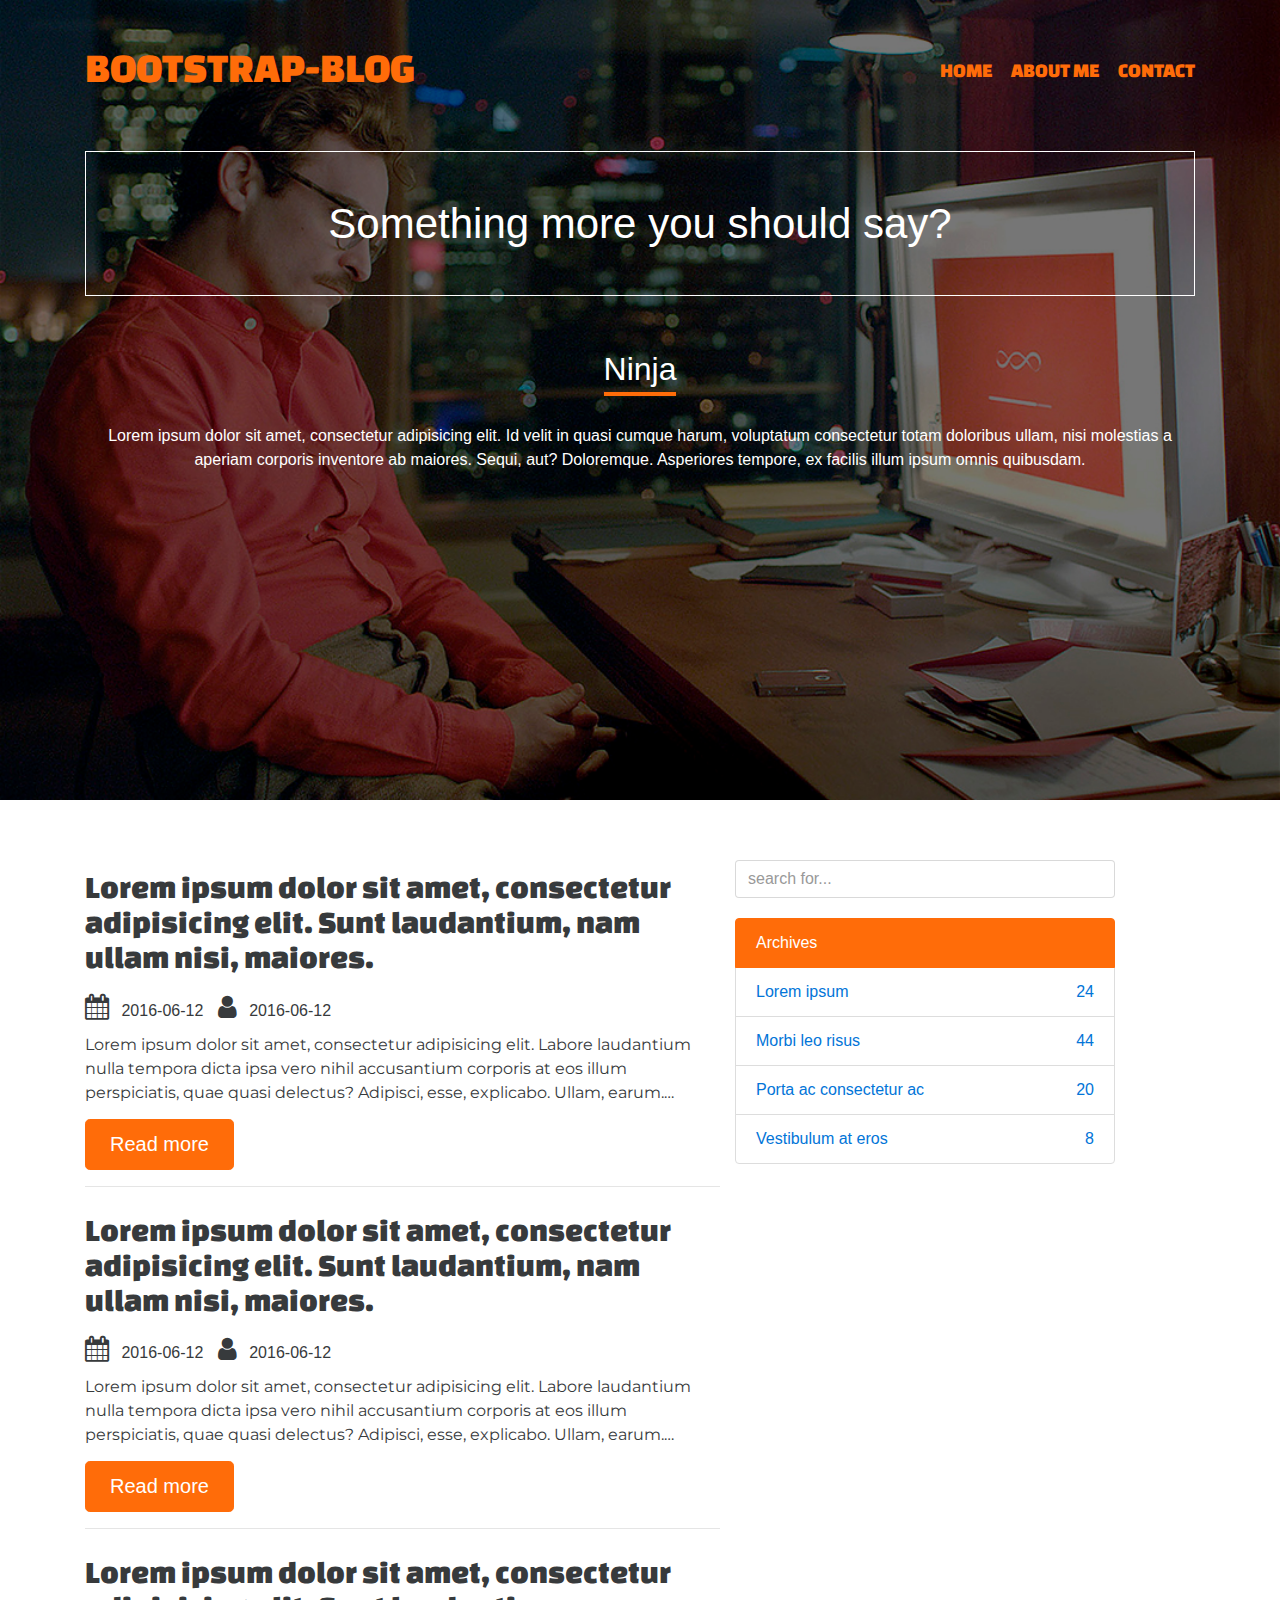
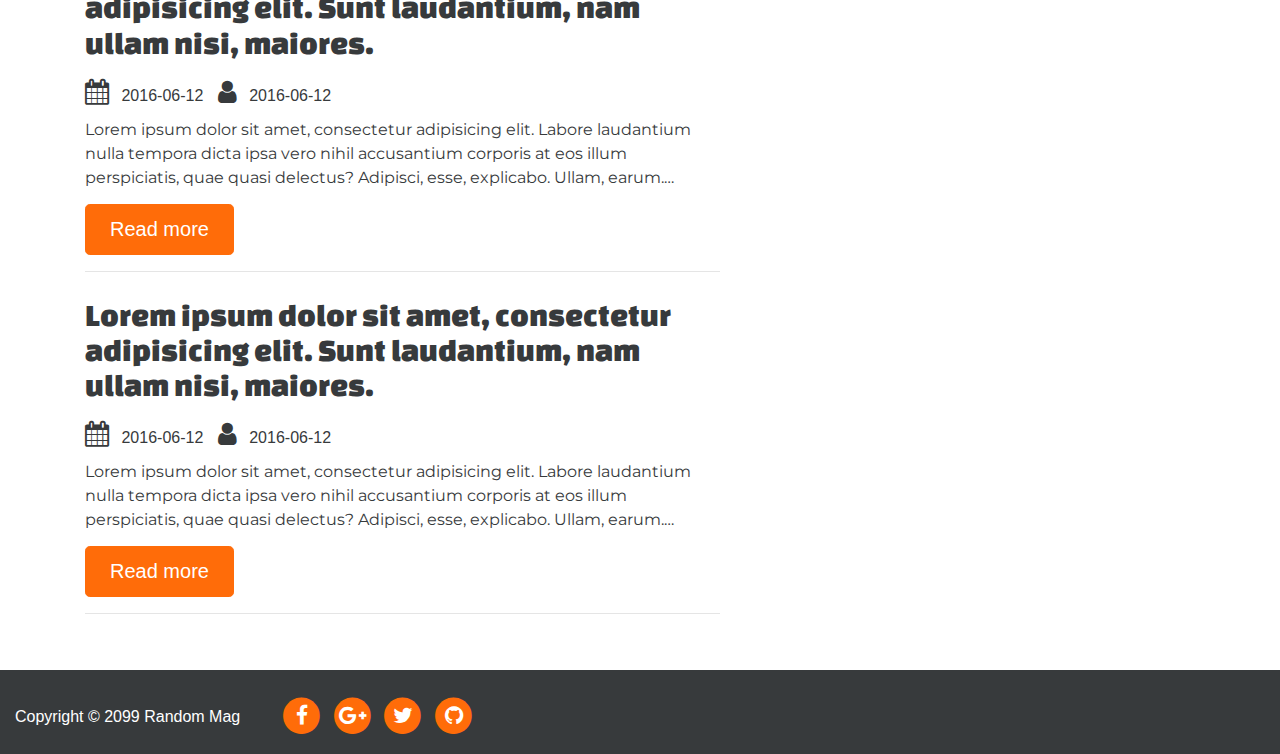
<file: index.html>
<!DOCTYPE html>
<html lang="en">
<head>
<title>Bootstrap blog</title>
<meta charset="UTF-8">
<meta name="viewport" content="width=device-width, initial-scale=1, shrink-to-fit=no">
    <!-- Bootstrap core CSS -->
    <link href="bower_components/bootstrap/dist/css/bootstrap.min.css" rel="stylesheet">
    <!-- Main CSS -->
    <link href="css/styles.css" rel="stylesheet">
    <!-- Font-awesome -->
    <link href="bower_components/font-awesome/css/font-awesome.min.css" rel="stylesheet" type="text/css">
    <!-- Google-fonts  -->
    <link href="https://maxcdn.bootstrapcdn.com/font-awesome/4.6.3/css/font-awesome.min.css" rel="stylesheet" type="text/css">
    <link href='https://fonts.googleapis.com/css?family=Montserrat|Changa+One' rel='stylesheet' type='text/css'>
</head>
<body>

<h1>Bootstrap blog</h1>

<header>
    <nav class="navbar navbar-static-top">
        <h2>Main menu</h2>
            <div class="container">
            <a class="navbar-brand" href="index.html">Bootstrap-blog</a>
                <ul class="nav navbar-nav pull-right">
                    <li class="nav-item">
                        <a class="nav-link page-scroll" href="index.html">Home<span class="sr-only">(current)</span></a>
                    </li>
                    <li class="nav-item">
                        <a class="nav-link page-scroll" href="about-me.html">About me</a>
                    </li>
                    <li class="nav-item">
                        <a class="nav-link page-scroll" href="contact.html">Contact</a>
                    </li>
                </ul>
            </div>
    </nav>
    <div class="container header-text">
        <div class="header-info">
            <p>
                Something more you should say?
            </p>
            <h4>Ninja</h4>
            <p>
                Lorem ipsum dolor sit amet, consectetur adipisicing elit. Id velit in quasi cumque harum, voluptatum consectetur totam doloribus ullam, nisi molestias a aperiam corporis inventore ab maiores. Sequi, aut? Doloremque. Asperiores tempore, ex facilis illum ipsum omnis quibusdam.  
            </p>
        </div>
    </div>
</header>

    <section id="one">
        <h2>Articles</h2>
        <div class="container page-content">
            <div class="row">
                <section class="col-lg-7 articles">
                    <h3>Newest articles</h3>
                    <article>
                        <h4>Lorem ipsum dolor sit amet, consectetur adipisicing elit. Sunt laudantium, nam ullam nisi, maiores.</h4>
                        <div class="article-info">
                            <i class="fa fa-calendar" aria-hidden="true"></i>
                            <span>2016-06-12</span>
                            <i class="fa fa-user" aria-hidden="true"></i>
                            <span>2016-06-12</span>
                        </div>
                        <p>
                                Lorem ipsum dolor sit amet, consectetur adipisicing elit. Labore laudantium nulla tempora dicta ipsa vero nihil accusantium corporis at eos illum perspiciatis, quae quasi delectus? Adipisci, esse, explicabo. Ullam, earum. Tenetur hic sit mollitia nemo nulla voluptatibus voluptate minus error sed laboriosam, quibusdam beatae molestiae voluptatum expedita aperiam animi, deleniti saepe, quo soluta rem. Cupiditate, vero. Commodi sit eius odit.
                        </p>    
                        <a href="article.html" class="btn btn-lg btn-primary">Read more</a>                        
                    </article>
                    <hr>
                    <article>
                        <h4>Lorem ipsum dolor sit amet, consectetur adipisicing elit. Sunt laudantium, nam ullam nisi, maiores.</h4>
                        <div class="article-info">
                            <i class="fa fa-calendar" aria-hidden="true"></i>
                            <span>2016-06-12</span>
                            <i class="fa fa-user" aria-hidden="true"></i>
                            <span>2016-06-12</span>
                        </div>
                        <p>
                                Lorem ipsum dolor sit amet, consectetur adipisicing elit. Labore laudantium nulla tempora dicta ipsa vero nihil accusantium corporis at eos illum perspiciatis, quae quasi delectus? Adipisci, esse, explicabo. Ullam, earum. Tenetur hic sit mollitia nemo nulla voluptatibus voluptate minus error sed laboriosam, quibusdam beatae molestiae voluptatum expedita aperiam animi, deleniti saepe, quo soluta rem. Cupiditate, vero. Commodi sit eius odit.
                        </p>    
                        <a href="article.html" class="btn btn-lg btn-primary">Read more</a>                        
                    </article>
                    <hr>
                    <article>
                        <h4>Lorem ipsum dolor sit amet, consectetur adipisicing elit. Sunt laudantium, nam ullam nisi, maiores.</h4>
                        <div class="article-info">
                            <i class="fa fa-calendar" aria-hidden="true"></i>
                            <span>2016-06-12</span>
                            <i class="fa fa-user" aria-hidden="true"></i>
                            <span>2016-06-12</span>
                        </div>
                        <p>
                                Lorem ipsum dolor sit amet, consectetur adipisicing elit. Labore laudantium nulla tempora dicta ipsa vero nihil accusantium corporis at eos illum perspiciatis, quae quasi delectus? Adipisci, esse, explicabo. Ullam, earum. Tenetur hic sit mollitia nemo nulla voluptatibus voluptate minus error sed laboriosam, quibusdam beatae molestiae voluptatum expedita aperiam animi, deleniti saepe, quo soluta rem. Cupiditate, vero. Commodi sit eius odit.
                        </p>    
                        <a href="article.html" class="btn btn-lg btn-primary">Read more</a>                        
                    </article>
                    <hr>
                    <article>
                        <h4>Lorem ipsum dolor sit amet, consectetur adipisicing elit. Sunt laudantium, nam ullam nisi, maiores.</h4>
                        <div class="article-info">
                            <i class="fa fa-calendar" aria-hidden="true"></i>
                            <span>2016-06-12</span>
                            <i class="fa fa-user" aria-hidden="true"></i>
                            <span>2016-06-12</span>
                        </div>
                        <p>
                                Lorem ipsum dolor sit amet, consectetur adipisicing elit. Labore laudantium nulla tempora dicta ipsa vero nihil accusantium corporis at eos illum perspiciatis, quae quasi delectus? Adipisci, esse, explicabo. Ullam, earum. Tenetur hic sit mollitia nemo nulla voluptatibus voluptate minus error sed laboriosam, quibusdam beatae molestiae voluptatum expedita aperiam animi, deleniti saepe, quo soluta rem. Cupiditate, vero. Commodi sit eius odit.
                        </p>    
                        <a href="article.html" class="btn btn-lg btn-primary">Read more</a>                        
                    </article>
                    <hr>
                </section>
                <div class="col-lg-4 col-lg-offset-1 archives">
                    <h3>Archives</h3>
                    <div class="row">
                        <form id="search">
                            <input type="text" name="search" class="form-control" placeholder="search for...">
                        </form>
                    </div>
                    <div class="row">
                        <div class="list-group">
                            <a href="#" class="list-group-item active">
                                Archives
                            </a>
                            <a href="#" class="list-group-item">Lorem ipsum<span class="label label-default label-pill pull-right">24</span></a>               
                            <a href="#" class="list-group-item">Morbi leo risus<span class="label label-default label-pill pull-right">44</span></a>
                            <a href="#" class="list-group-item">Porta ac consectetur ac<span class="label label-default label-pill pull-right">20</span></a>
                            <a href="#" class="list-group-item">Vestibulum at eros<span class="label label-default label-pill pull-right">8</span></a>
                        </div>
                    </div>
                </div>
            </div>
        </div>
    </section>


<footer>
    <div class="container-fluid">
        <div class="row">
            <div class="col-lg-6 media-wrapper">
                <span>Copyright © 2099 Random Mag</span>
                <ul>
                    <li>
                        <a href="#">
                            <span class="fa-stack fa-lg">
                                <i class="fa fa-circle fa-stack-2x"></i>
                                <i class="fa fa-facebook fa-stack-1x fa-inverse"></i>
                            </span>
                        </a>
                    </li>
                    <li>
                        <a href="#">
                            <span class="fa-stack fa-lg">
                                <i class="fa fa-circle fa-stack-2x"></i>
                                <i class="fa fa-google-plus fa-stack-1x fa-inverse"></i>
                            </span>
                        </a>
                    </li>
                    <li>
                        <a href="#">
                            <span class="fa-stack fa-lg">
                                <i class="fa fa-circle fa-stack-2x"></i>
                                <i class="fa fa-twitter fa-stack-1x fa-inverse"></i>
                            </span>
                        </a>
                    </li>
                    <li>
                        <a href="#">
                            <span class="fa-stack fa-lg">
                                <i class="fa fa-circle fa-stack-2x"></i>
                                <i class="fa fa-github fa-stack-1x fa-inverse"></i>
                            </span>
                        </a>
                    </li>
                </ul>
            </div>
        </div>
    </div>
</footer>

<!-- jQuery -->
<script src="bower_components/jquery/dist/jquery.min.js"></script>
<!-- Tether JS -->
<script src="bower_components/tether/dist/js/tether.min.js"></script>
<!-- Bootstrap JS -->
<script src="bower_components/bootstrap/dist/js/bootstrap.min.js"></script>


</body>
</html>
</file>
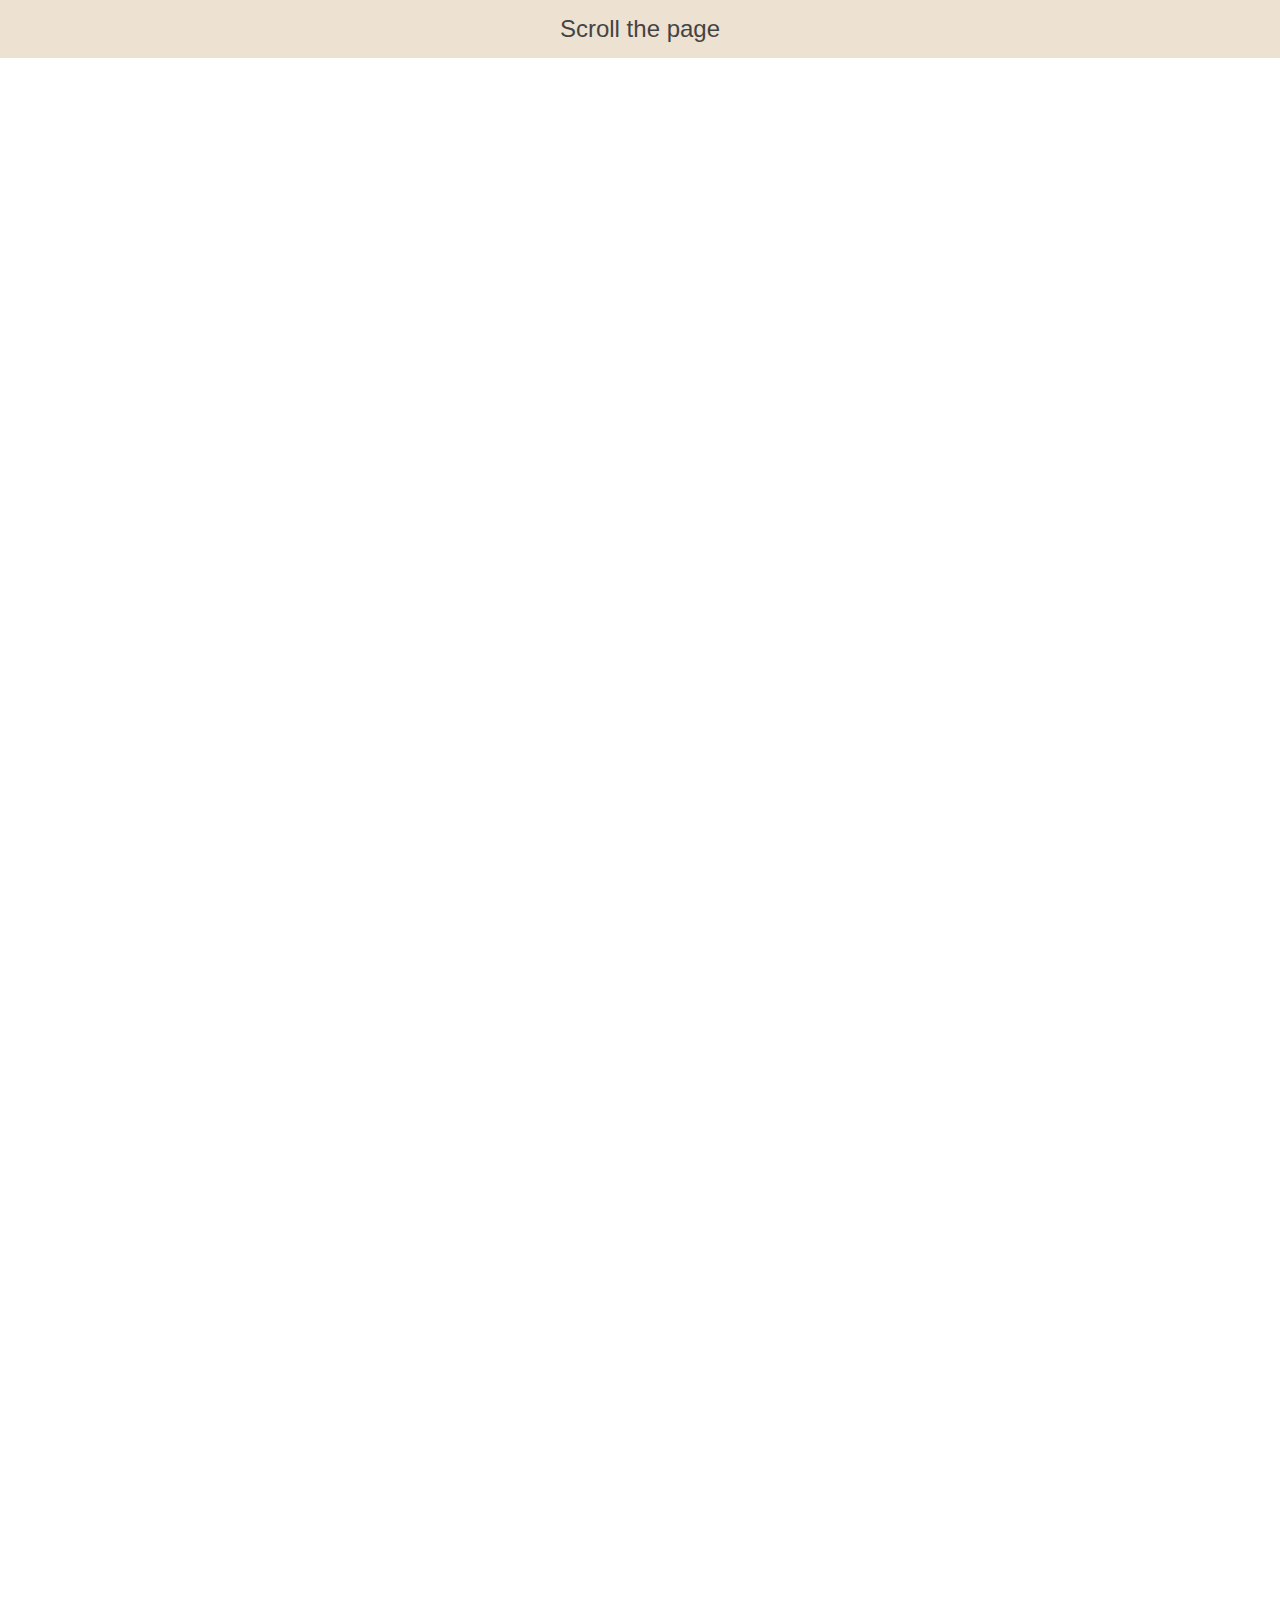
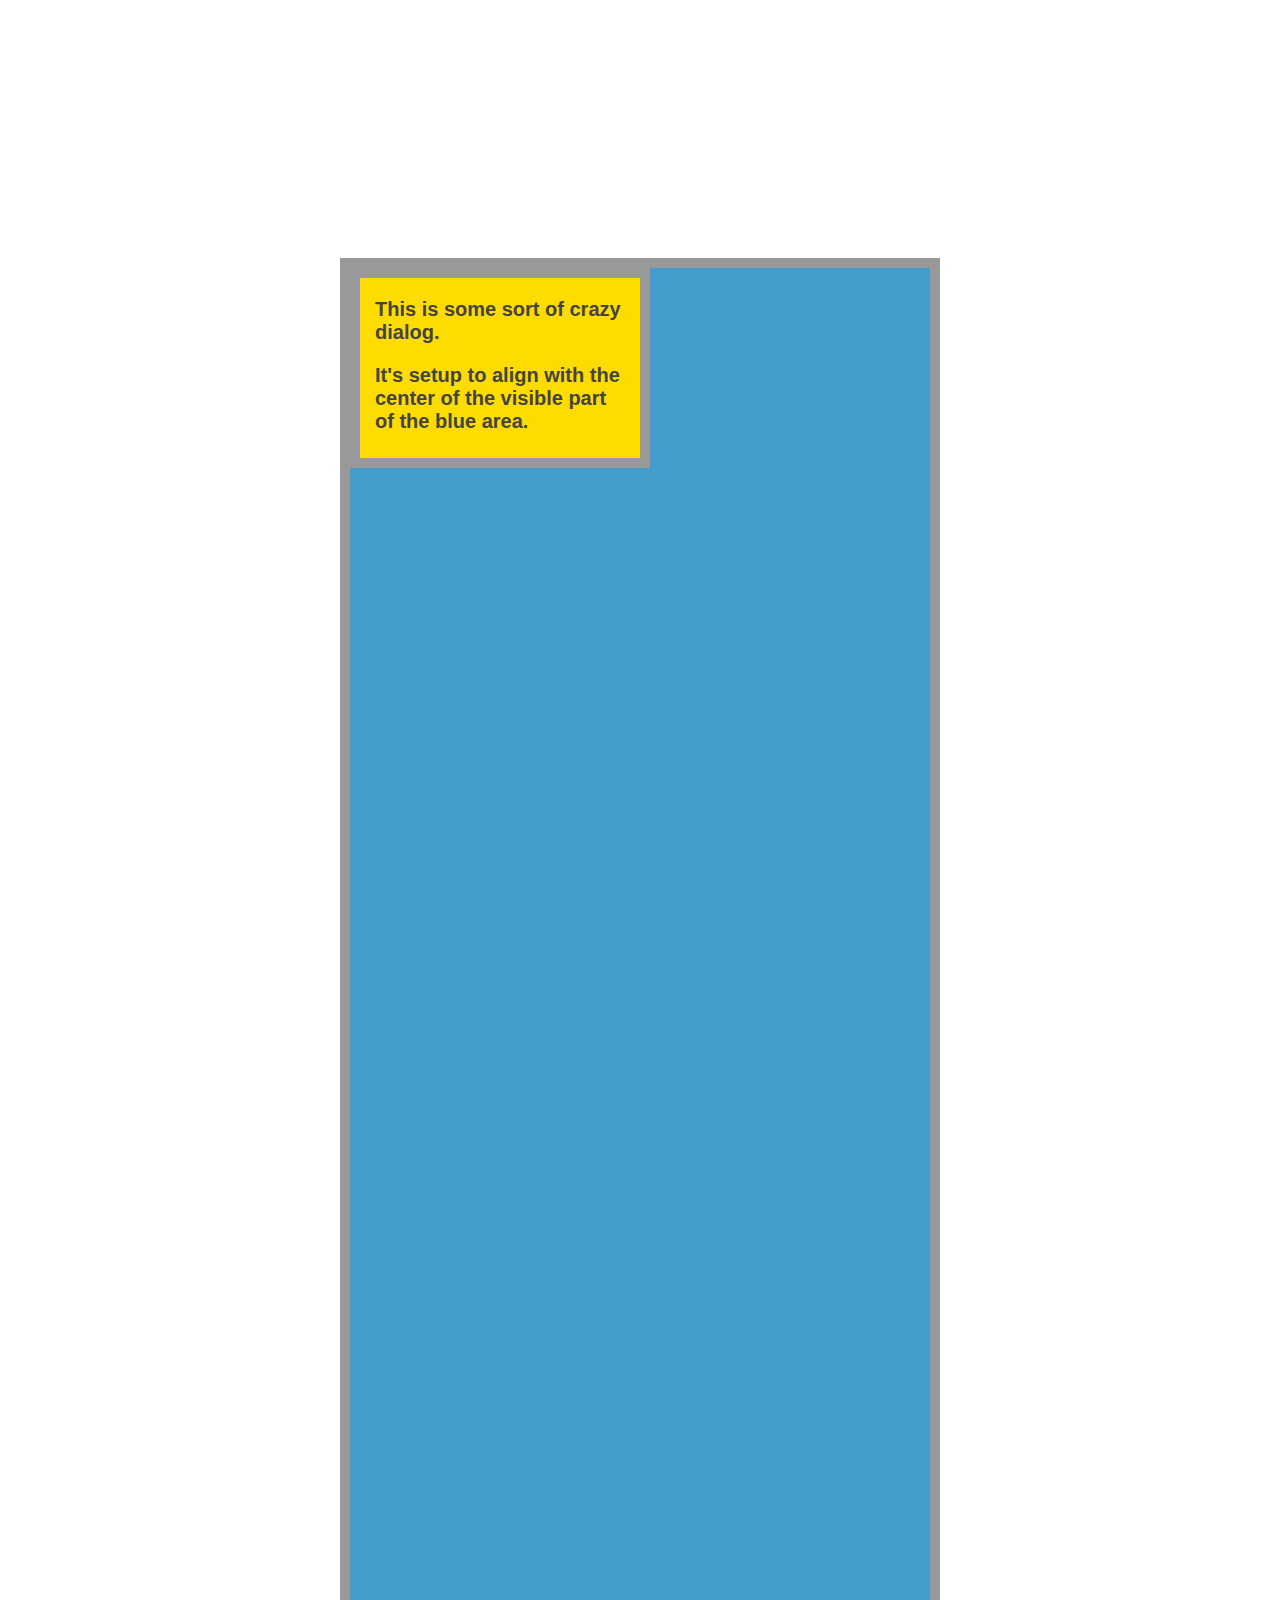
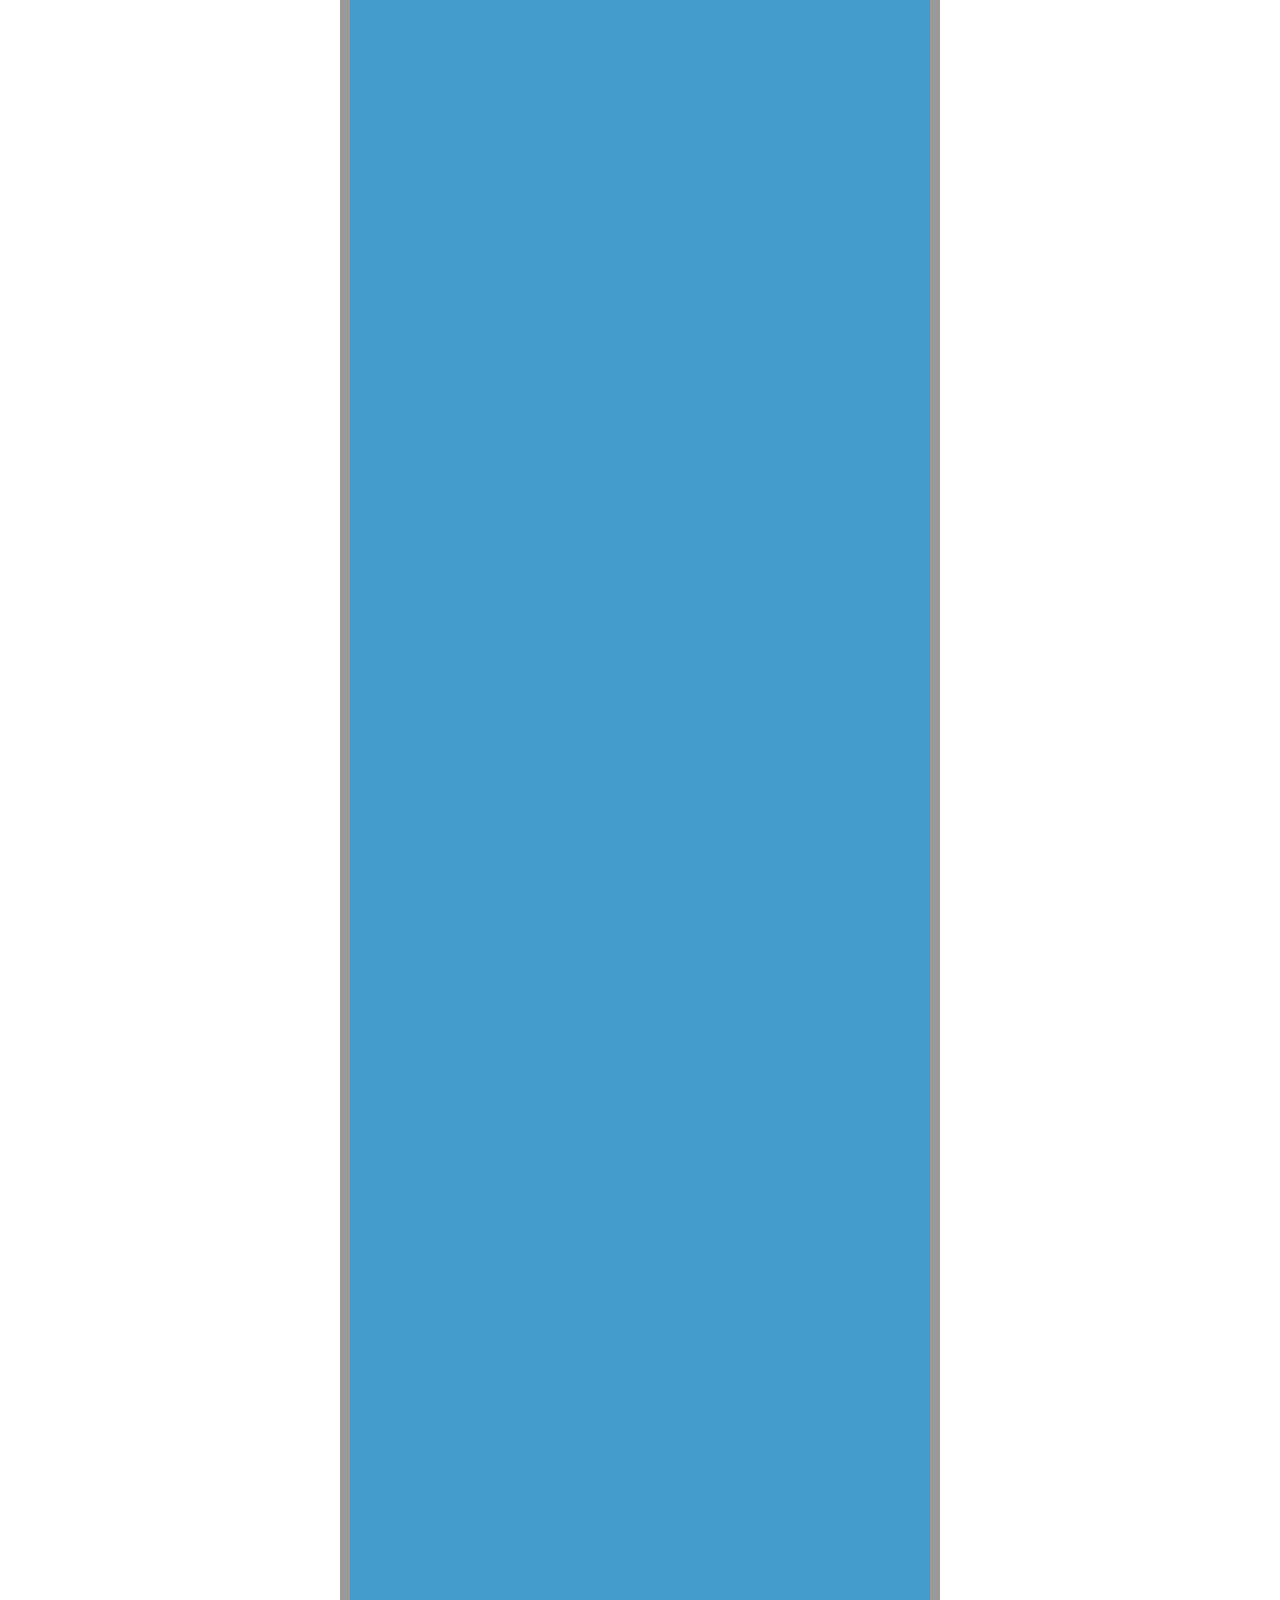
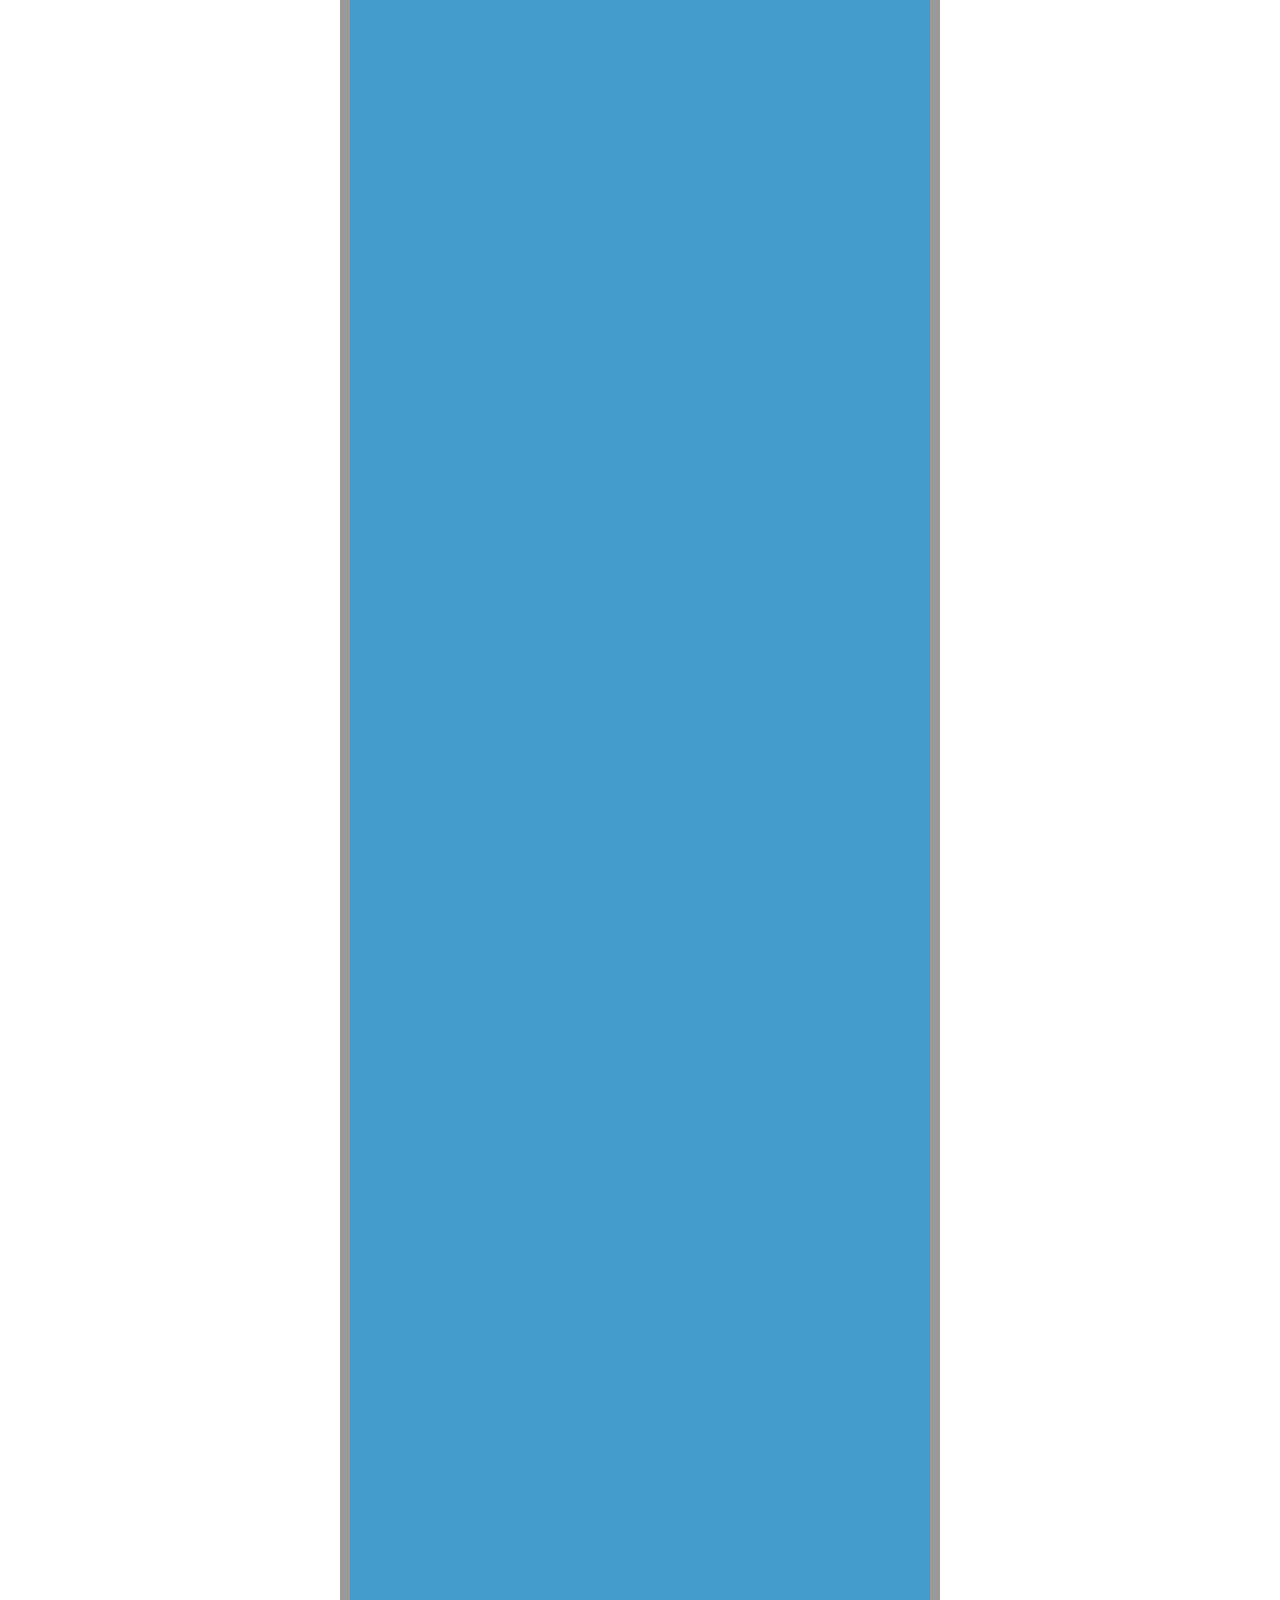
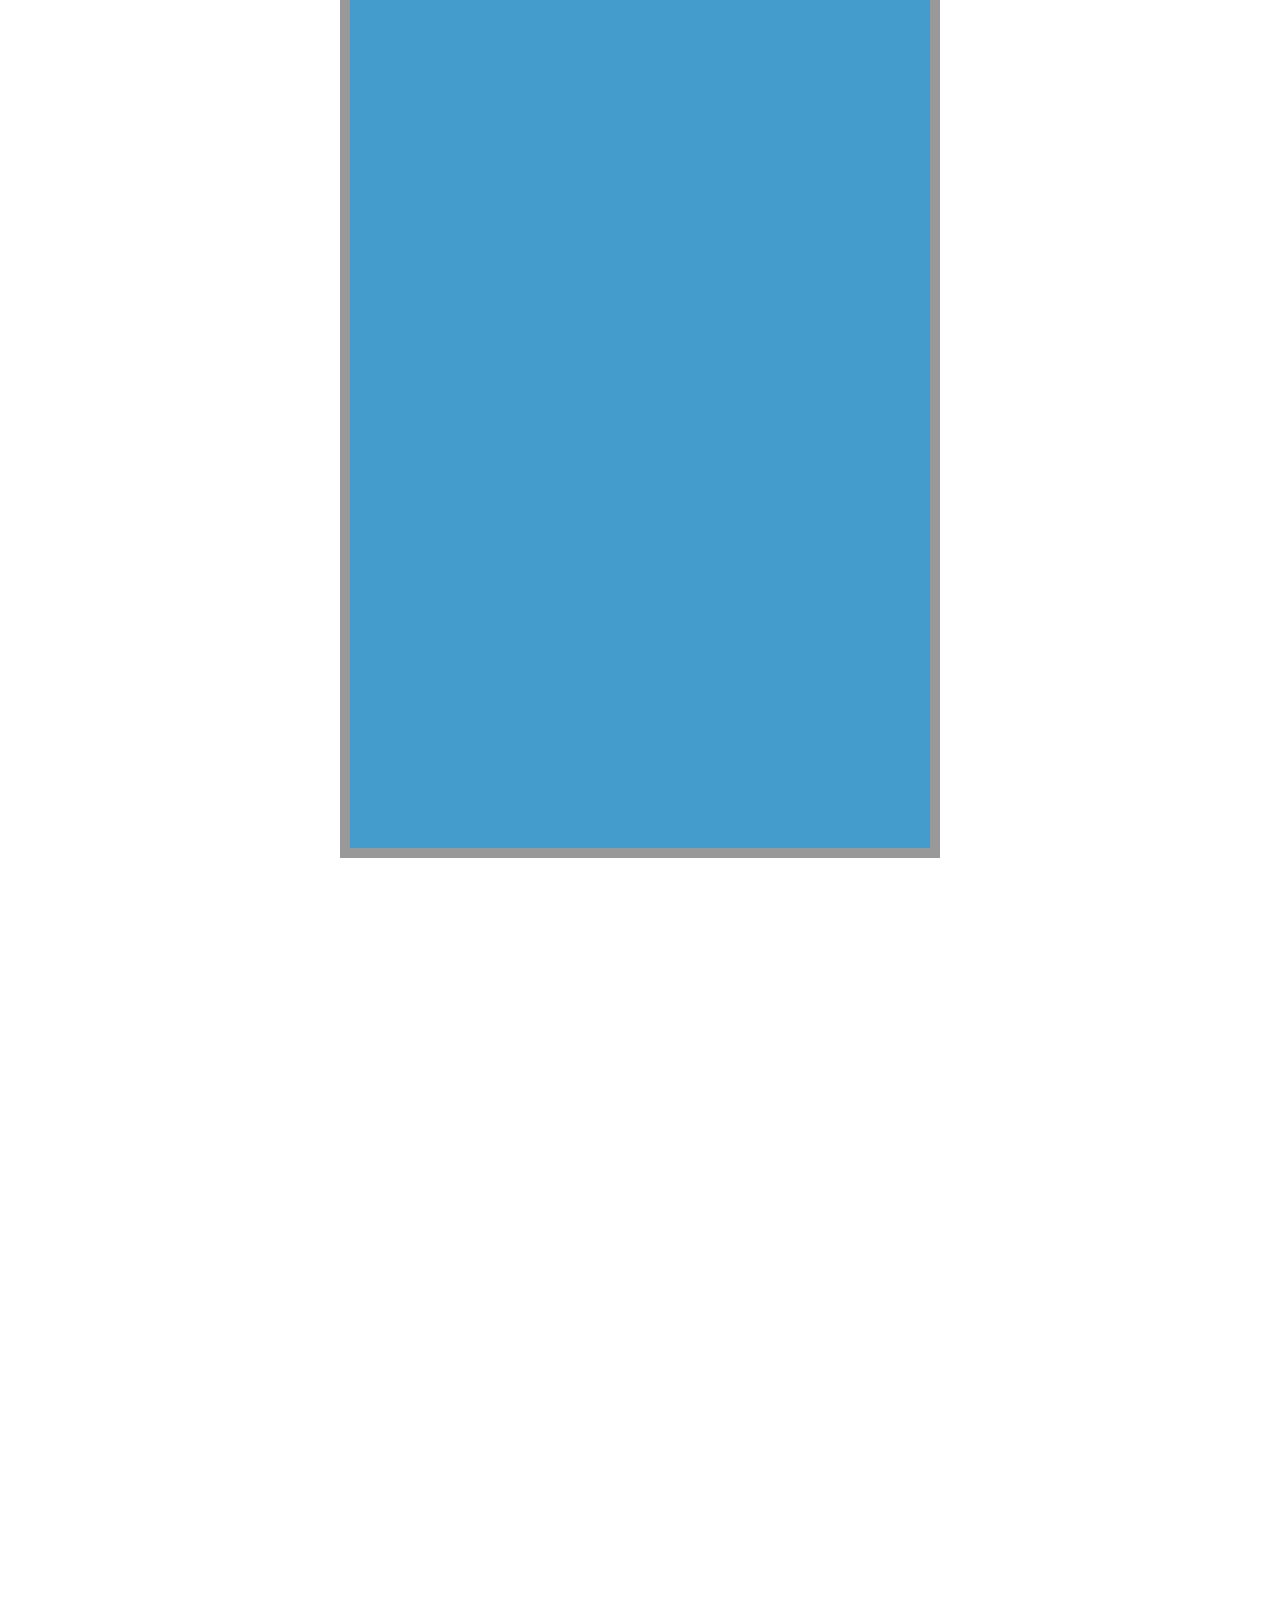
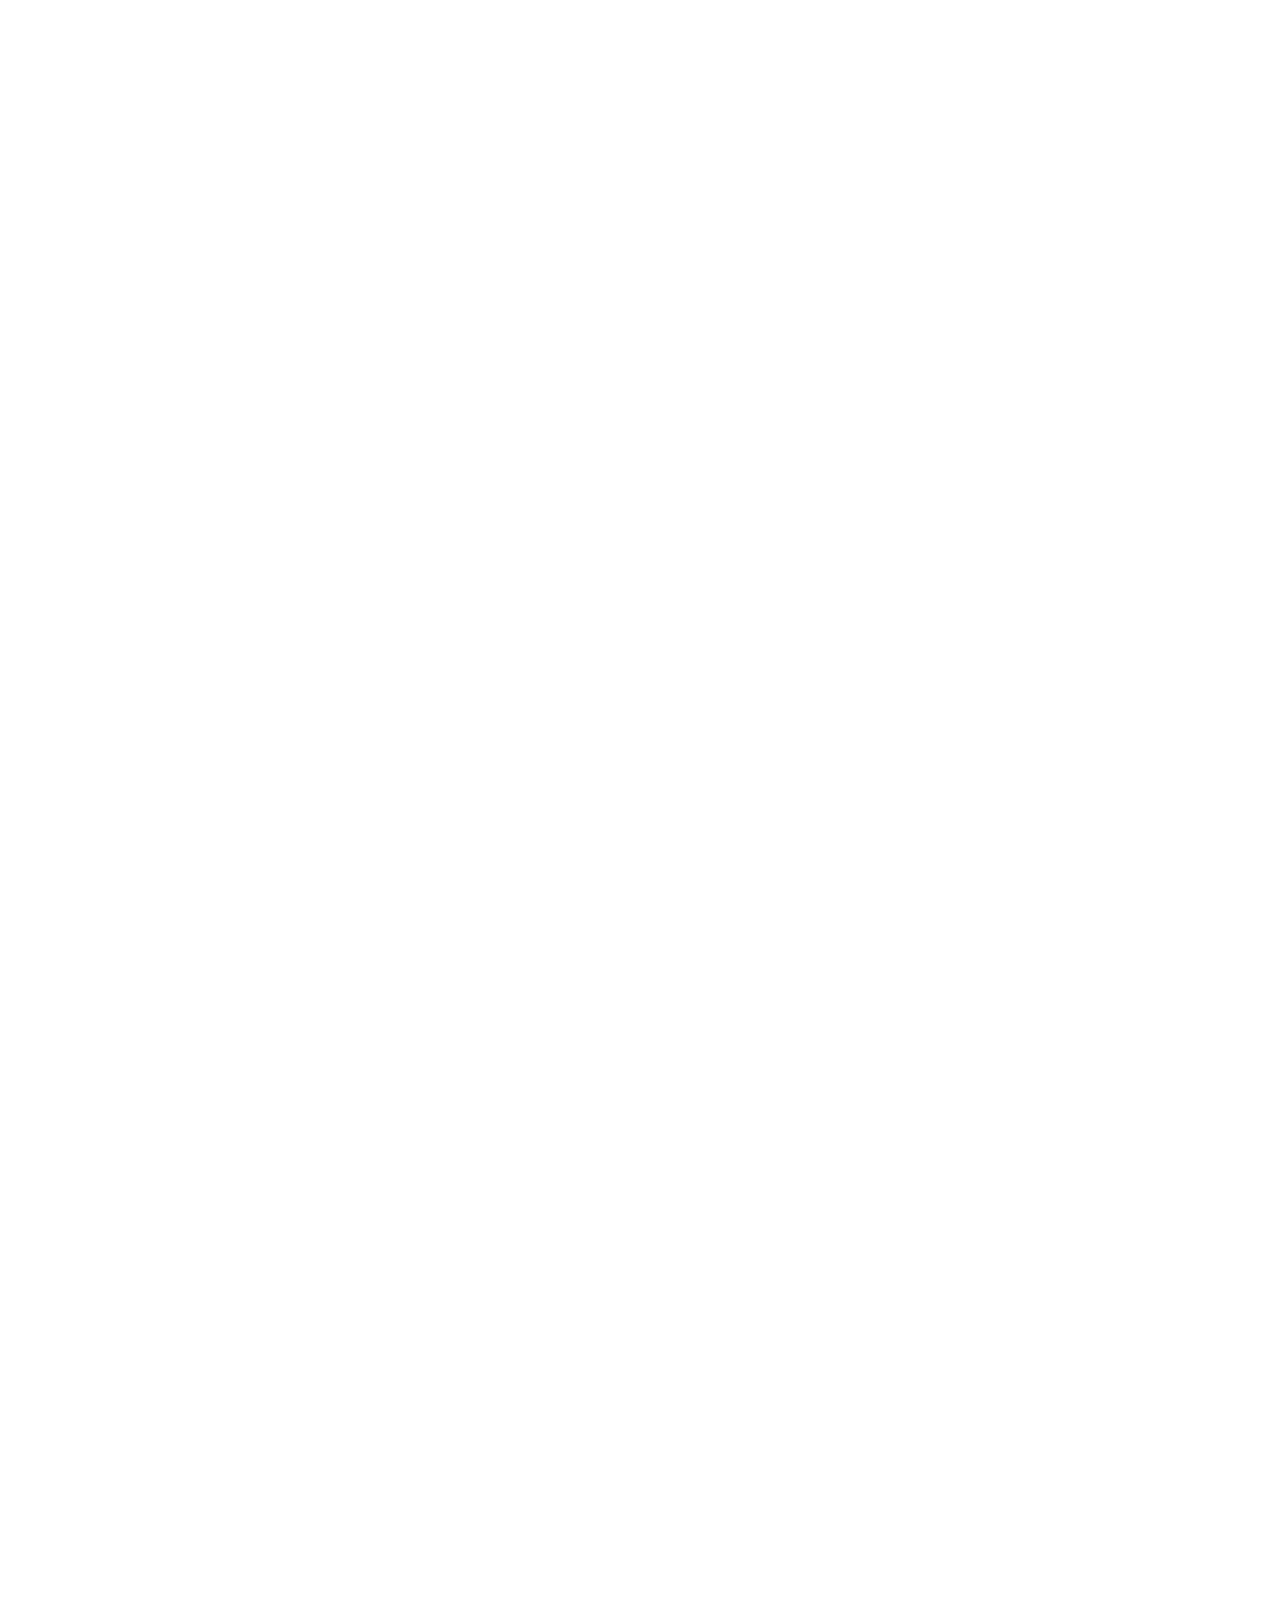
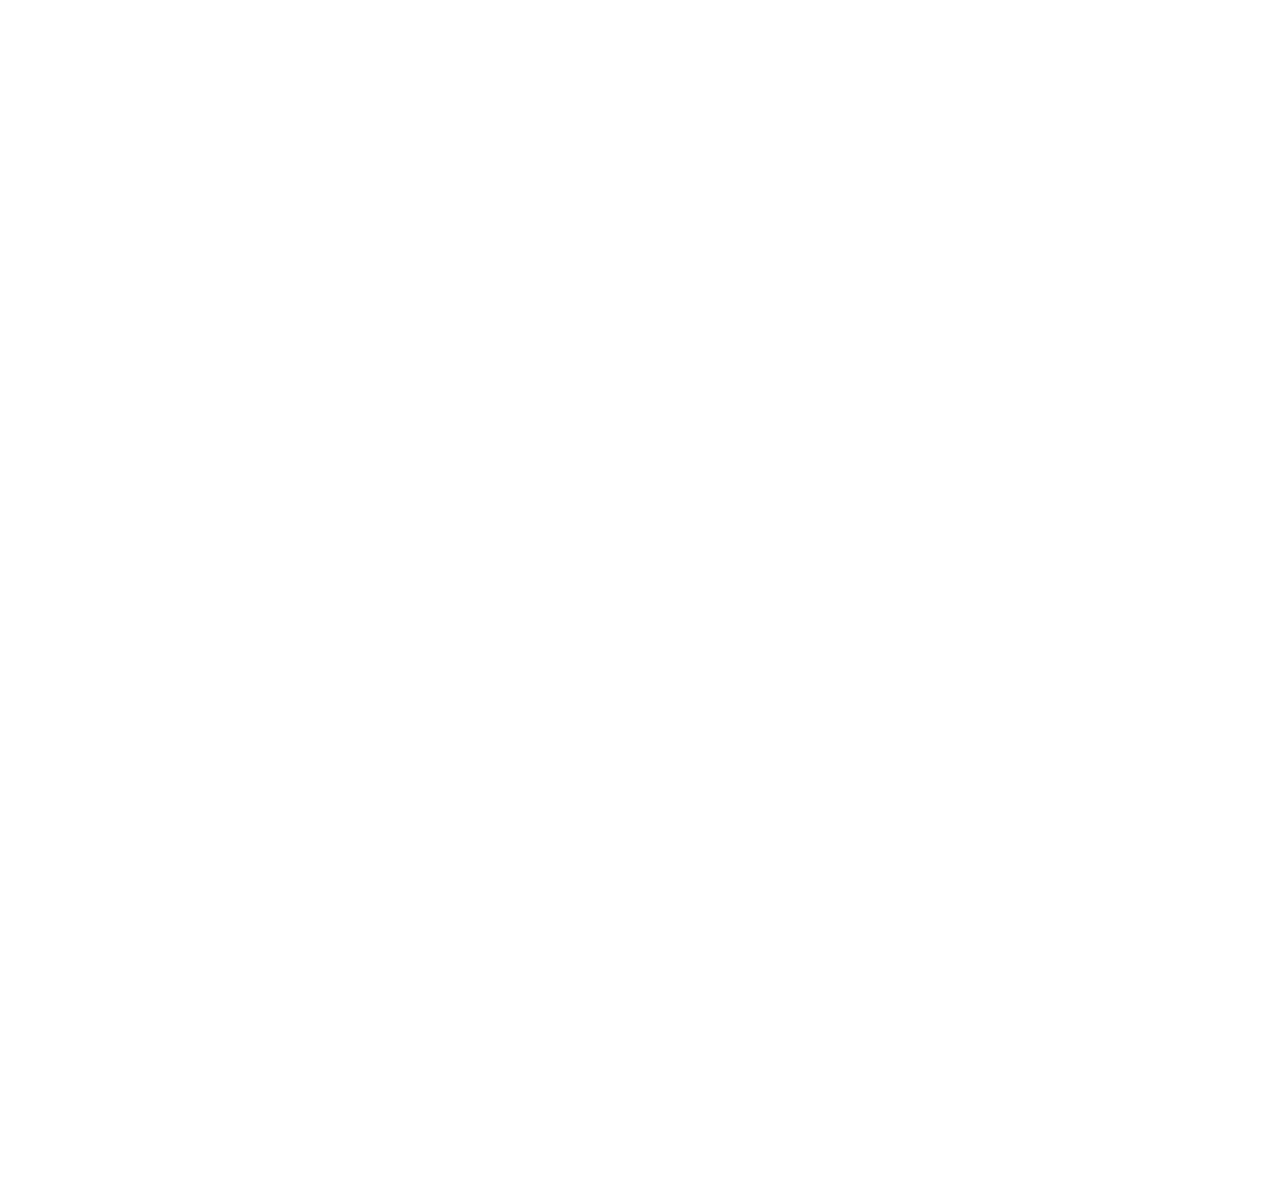
<file: bower_components/tether/examples/content-visible/index.html>
<!DOCTYPE html>
<html>
    <head>
        <link rel="stylesheet" href="../resources/css/base.css" />
    </head>
    <body>

    <div class="instructions">Scroll the page</div>

    <style>
      .instructions {
        width: 100%;
        text-align: center;
        font-size: 24px;
        padding: 15px;
        background-color: rgba(210, 180, 140, 0.4);
      }

      * {
        box-sizing: border-box;
      }
      body {
        min-height: 1200vh;
        height: 100%;
      }

      .content-box {
        width: 600px;
        border: 10px solid #999;
        height: 600vh;
        background-color: #439CCC;
        margin: 200vh auto;
      }
      .element {
        border: 10px solid #999;
        background-color: #FFDC00;
        width: 300px;
        height: 200px;
        padding: 0 15px;
        font-size: 20px;
        font-weight: bold;
      }
    </style>

    <div class="content-box">
      <div class="element">
        <p>This is some sort of crazy dialog.</p>

        <p>It's setup to align with the center of the visible part of the blue area.</p>
      </div>
    </div>

    <script src="//github.hubspot.com/tether/dist/js/tether.js"></script>
    <script>
      new Tether({
        element: '.element',
        target: '.content-box',
        attachment: 'middle center',
        targetAttachment: 'middle center',
        targetModifier: 'visible'
      });
    </script>
  </body>
</html>
</file>
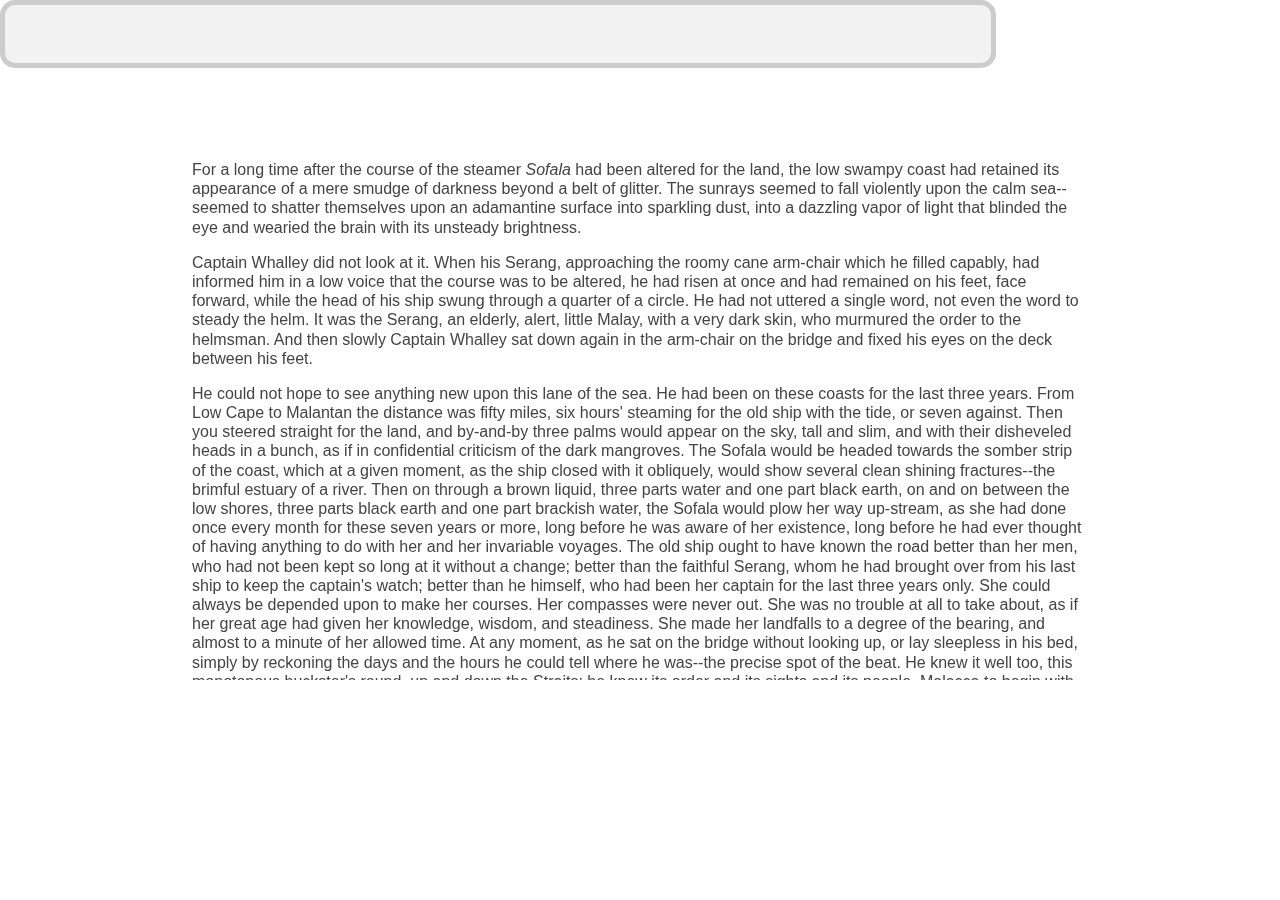
<file: bower_components/tether/examples/element-scroll/index.html>
<!DOCTYPE html>
<html>
    <head>
      <link rel="stylesheet" href="../resources/css/base.css" />
    </head>
    <body>

    <div class="scroll">
      <p>For a long time after the course of the steamer <em>Sofala</em> had been
      altered for the land, the low swampy coast had retained its appearance
      of a mere smudge of darkness beyond a belt of glitter. The sunrays
      seemed to fall violently upon the calm sea--seemed to shatter themselves
      upon an adamantine surface into sparkling dust, into a dazzling vapor
      of light that blinded the eye and wearied the brain with its unsteady
      brightness.</p>

      <p>Captain Whalley did not look at it. When his Serang, approaching the
      roomy cane arm-chair which he filled capably, had informed him in a low
      voice that the course was to be altered, he had risen at once and had
      remained on his feet, face forward, while the head of his ship swung
      through a quarter of a circle. He had not uttered a single word, not
      even the word to steady the helm. It was the Serang, an elderly, alert,
      little Malay, with a very dark skin, who murmured the order to the
      helmsman. And then slowly Captain Whalley sat down again in the
      arm-chair on the bridge and fixed his eyes on the deck between his feet.</p>

      <p>He could not hope to see anything new upon this lane of the sea. He had
      been on these coasts for the last three years. From Low Cape to Malantan
      the distance was fifty miles, six hours' steaming for the old ship with
      the tide, or seven against. Then you steered straight for the land, and
      by-and-by three palms would appear on the sky, tall and slim, and with
      their disheveled heads in a bunch, as if in confidential criticism of
      the dark mangroves. The Sofala would be headed towards the somber
      strip of the coast, which at a given moment, as the ship closed with
      it obliquely, would show several clean shining fractures--the brimful
      estuary of a river. Then on through a brown liquid, three parts water
      and one part black earth, on and on between the low shores, three parts
      black earth and one part brackish water, the Sofala would plow her way
      up-stream, as she had done once every month for these seven years or
      more, long before he was aware of her existence, long before he had ever
      thought of having anything to do with her and her invariable voyages.
      The old ship ought to have known the road better than her men, who had
      not been kept so long at it without a change; better than the faithful
      Serang, whom he had brought over from his last ship to keep the
      captain's watch; better than he himself, who had been her captain for
      the last three years only. She could always be depended upon to make her
      courses. Her compasses were never out. She was no trouble at all to
      take about, as if her great age had given her knowledge, wisdom, and
      steadiness. She made her landfalls to a degree of the bearing, and
      almost to a minute of her allowed time. At any moment, as he sat on
      the bridge without looking up, or lay sleepless in his bed, simply by
      reckoning the days and the hours he could tell where he was--the precise
      spot of the beat. He knew it well too, this monotonous huckster's
      round, up and down the Straits; he knew its order and its sights and its
      people. Malacca to begin with, in at daylight and out at dusk, to cross
      over with a rigid phosphorescent wake this highway of the Far East.
      Darkness and gleams on the water, clear stars on a black sky, perhaps
      the lights of a home steamer keeping her unswerving course in the
      middle, or maybe the elusive shadow of a native craft with her mat sails
      flitting by silently--and the low land on the other side in sight
      at daylight. At noon the three palms of the next place of call, up a
      sluggish river. The only white man residing there was a retired young
      sailor, with whom he had become friendly in the course of many voyages.
      Sixty miles farther on there was another place of call, a deep bay with
      only a couple of houses on the beach. And so on, in and out, picking
      up coastwise cargo here and there, and finishing with a hundred miles'
      steady steaming through the maze of an archipelago of small islands up
      to a large native town at the end of the beat. There was a three days'
      rest for the old ship before he started her again in inverse order,
      seeing the same shores from another bearing, hearing the same voices
      in the same places, back again to the Sofala's port of registry on
      the great highway to the East, where he would take up a berth nearly
      opposite the big stone pile of the harbor office till it was time to
      start again on the old round of 1600 miles and thirty days. Not a very
      enterprising life, this, for Captain Whalley, Henry Whalley, otherwise
      Dare-devil Harry--Whalley of the Condor, a famous clipper in her day.
      No. Not a very enterprising life for a man who had served famous firms,
      who had sailed famous ships (more than one or two of them his own); who
      had made famous passages, had been the pioneer of new routes and new
      trades; who had steered across the unsurveyed tracts of the South Seas,
      and had seen the sun rise on uncharted islands. Fifty years at sea, and
      forty out in the East ("a pretty thorough apprenticeship," he used
      to remark smilingly), had made him honorably known to a generation of
      shipowners and merchants in all the ports from Bombay clear over to
      where the East merges into the West upon the coast of the two Americas.
      His fame remained writ, not very large but plain enough, on the
      Admiralty charts. Was there not somewhere between Australia and China a
      Whalley Island and a Condor Reef? On that dangerous coral formation the
      celebrated clipper had hung stranded for three days, her captain and
      crew throwing her cargo overboard with one hand and with the other, as
      it were, keeping off her a flotilla of savage war-canoes. At that time
      neither the island nor the reef had any official existence. Later the
      officers of her Majesty's steam vessel Fusilier, dispatched to make a
      survey of the route, recognized in the adoption of these two names the
      enterprise of the man and the solidity of the ship. Besides, as anyone
      who cares may see, the "General Directory," vol. ii. p. 410, begins the
      description of the "Malotu or Whalley Passage" with the words: "This
      advantageous route, first discovered in 1850 by Captain Whalley in the
      ship Condor," &amp;c., and ends by recommending it warmly to sailing vessels
      leaving the China ports for the south in the months from December to
      April inclusive.</p>

      <p>This was the clearest gain he had out of life. Nothing could rob him
      of this kind of fame. The piercing of the Isthmus of Suez, like the
      breaking of a dam, had let in upon the East a flood of new ships, new
      men, new methods of trade. It had changed the face of the Eastern seas
      and the very spirit of their life; so that his early experiences meant
      nothing whatever to the new generation of seamen.</p>

      <p>In those bygone days he had handled many thousands of pounds of his
      employers' money and of his own; he had attended faithfully, as by law
      a shipmaster is expected to do, to the conflicting interests of owners,
      charterers, and underwriters. He had never lost a ship or consented to
      a shady transaction; and he had lasted well, outlasting in the end the
      conditions that had gone to the making of his name. He had buried his
      wife (in the Gulf of Petchili), had married off his daughter to the man
      of her unlucky choice, and had lost more than an ample competence in the
      crash of the notorious Travancore and Deccan Banking Corporation, whose
      downfall had shaken the East like an earthquake. And he was sixty-five
      years old.</p>

      <p>His age sat lightly enough on him; and of his ruin he was not ashamed.
      He had not been alone to believe in the stability of the Banking
      Corporation. Men whose judgment in matters of finance was as expert as
      his seamanship had commended the prudence of his investments, and had
      themselves lost much money in the great failure. The only difference
      between him and them was that he had lost his all. And yet not his all.
      There had remained to him from his lost fortune a very pretty little
      bark, Fair Maid, which he had bought to occupy his leisure of a retired
      sailor--"to play with," as he expressed it himself.</p>

      <p>He had formally declared himself tired of the sea the year preceding his
      daughter's marriage. But after the young couple had gone to settle in
      Melbourne he found out that he could not make himself happy on shore. He
      was too much of a merchant sea-captain for mere yachting to satisfy him.
      He wanted the illusion of affairs; and his acquisition of the Fair
      Maid preserved the continuity of his life. He introduced her to his
      acquaintances in various ports as "my last command." When he grew too
      old to be trusted with a ship, he would lay her up and go ashore to be
      buried, leaving directions in his will to have the bark towed out and
      scuttled decently in deep water on the day of the funeral. His daughter
      would not grudge him the satisfaction of knowing that no stranger would
      handle his last command after him. With the fortune he was able to leave
      her, the value of a 500-ton bark was neither here nor there. All this
      would be said with a jocular twinkle in his eye: the vigorous old man
      had too much vitality for the sentimentalism of regret; and a little
      wistfully withal, because he was at home in life, taking a genuine
      pleasure in its feelings and its possessions; in the dignity of his
      reputation and his wealth, in his love for his daughter, and in his
      satisfaction with the ship--the plaything of his lonely leisure.</p>

      <p>He had the cabin arranged in accordance with his simple ideal of comfort
      at sea. A big bookcase (he was a great reader) occupied one side of his
      stateroom; the portrait of his late wife, a flat bituminous oil-painting
      representing the profile and one long black ringlet of a young woman,
      faced his bed-place. Three chronometers ticked him to sleep and greeted
      him on waking with the tiny competition of their beats. He rose at five
      every day. The officer of the morning watch, drinking his early cup
      of coffee aft by the wheel, would hear through the wide orifice of the
      copper ventilators all the splashings, blowings, and splutterings of
      his captain's toilet. These noises would be followed by a sustained
      deep murmur of the Lord's Prayer recited in a loud earnest voice. Five
      minutes afterwards the head and shoulders of Captain Whalley emerged
      out of the companion-hatchway. Invariably he paused for a while on the
      stairs, looking all round at the horizon; upwards at the trim of the
      sails; inhaling deep draughts of the fresh air. Only then he would step
      out on the poop, acknowledging the hand raised to the peak of the cap
      with a majestic and benign "Good morning to you." He walked the deck
      till eight scrupulously. Sometimes, not above twice a year, he had to
      use a thick cudgel-like stick on account of a stiffness in the hip--a
      slight touch of rheumatism, he supposed. Otherwise he knew nothing of
      the ills of the flesh. At the ringing of the breakfast bell he went
      below to feed his canaries, wind up the chronometers, and take the
      head of the table. From there he had before his eyes the big carbon
      photographs of his daughter, her husband, and two fat-legged babies
      --his grandchildren--set in black frames into the maplewood bulkheads
      of the cuddy. After breakfast he dusted the glass over these portraits
      himself with a cloth, and brushed the oil painting of his wife with a
      plumate kept suspended from a small brass hook by the side of the heavy
      gold frame. Then with the door of his stateroom shut, he would sit down
      on the couch under the portrait to read a chapter out of a thick pocket
      Bible--her Bible. But on some days he only sat there for half an hour
      with his finger between the leaves and the closed book resting on his
      knees. Perhaps he had remembered suddenly how fond of boat-sailing she
      used to be.</p>

      <p>She had been a real shipmate and a true woman too. It was like an
      article of faith with him that there never had been, and never could be,
      a brighter, cheerier home anywhere afloat or ashore than his home under
      the poop-deck of the Condor, with the big main cabin all white and gold,
      garlanded as if for a perpetual festival with an unfading wreath. She
      had decorated the center of every panel with a cluster of home flowers.
      It took her a twelvemonth to go round the cuddy with this labor of love.
      To him it had remained a marvel of painting, the highest achievement of
      taste and skill; and as to old Swinburne, his mate, every time he
      came down to his meals he stood transfixed with admiration before the
      progress of the work. You could almost smell these roses, he declared,
      sniffing the faint flavor of turpentine which at that time pervaded the
      saloon, and (as he confessed afterwards) made him somewhat less hearty
      than usual in tackling his food. But there was nothing of the sort to
      interfere with his enjoyment of her singing. "Mrs. Whalley is a regular
      out-and-out nightingale, sir," he would pronounce with a judicial air
      after listening profoundly over the skylight to the very end of the
      piece. In fine weather, in the second dog-watch, the two men could hear
      her trills and roulades going on to the accompaniment of the piano in
      the cabin. On the very day they got engaged he had written to London
      for the instrument; but they had been married for over a year before it
      reached them, coming out round the Cape. The big case made part of the
      first direct general cargo landed in Hong-kong harbor--an event that to
      the men who walked the busy quays of to-day seemed as hazily remote as
      the dark ages of history. But Captain Whalley could in a half hour of
      solitude live again all his life, with its romance, its idyl, and its
      sorrow. He had to close her eyes himself. She went away from under the
      ensign like a sailor's wife, a sailor herself at heart. He had read
      the service over her, out of her own prayer-book, without a break in his
      voice. When he raised his eyes he could see old Swinburne facing him
      with his cap pressed to his breast, and his rugged, weather-beaten,
      impassive face streaming with drops of water like a lump of chipped red
      granite in a shower. It was all very well for that old sea-dog to cry.
      He had to read on to the end; but after the splash he did not remember
      much of what happened for the next few days. An elderly sailor of the
      crew, deft at needlework, put together a mourning frock for the child
      out of one of her black skirts.</p>

      <p>He was not likely to forget; but you cannot dam up life like a sluggish
      stream. It will break out and flow over a man's troubles, it will close
      upon a sorrow like the sea upon a dead body, no matter how much love has
      gone to the bottom. And the world is not bad. People had been very
      kind to him; especially Mrs. Gardner, the wife of the senior partner
      in Gardner, Patteson, &amp; Co., the owners of the Condor. It was she who
      volunteered to look after the little one, and in due course took her to
      England (something of a journey in those days, even by the overland
      mail route) with her own girls to finish her education. It was ten years
      before he saw her again.</p>

      <p>As a little child she had never been frightened of bad weather; she
      would beg to be taken up on deck in the bosom of his oilskin coat to
      watch the big seas hurling themselves upon the Condor. The swirl and
      crash of the waves seemed to fill her small soul with a breathless
      delight. "A good boy spoiled," he used to say of her in joke. He had
      named her Ivy because of the sound of the word, and obscurely fascinated
      by a vague association of ideas. She had twined herself tightly round
      his heart, and he intended her to cling close to her father as to a
      tower of strength; forgetting, while she was little, that in the nature
      of things she would probably elect to cling to someone else. But
      he loved life well enough for even that event to give him a certain
      satisfaction, apart from his more intimate feeling of loss.</p>

      <p>After he had purchased the Fair Maid to occupy his loneliness, he
      hastened to accept a rather unprofitable freight to Australia simply for
      the opportunity of seeing his daughter in her own home. What made him
      dissatisfied there was not to see that she clung now to somebody else,
      but that the prop she had selected seemed on closer examination "a
      rather poor stick"--even in the matter of health. He disliked his
      son-in-law's studied civility perhaps more than his method of
      handling the sum of money he had given Ivy at her marriage. But of his
      apprehensions he said nothing. Only on the day of his departure, with
      the hall-door open already, holding her hands and looking steadily into
      her eyes, he had said, "You know, my dear, all I have is for you and the
      chicks. Mind you write to me openly." She had answered him by an almost
      imperceptible movement of her head. She resembled her mother in
      the color of her eyes, and in character--and also in this, that she
      understood him without many words.</p>

      <p>Sure enough she had to write; and some of these letters made Captain
      Whalley lift his white eye-brows. For the rest he considered he was
      reaping the true reward of his life by being thus able to produce on
      demand whatever was needed. He had not enjoyed himself so much in a
      way since his wife had died. Characteristically enough his son-in-law's
      punctuality in failure caused him at a distance to feel a sort of
      kindness towards the man. The fellow was so perpetually being jammed on
      a lee shore that to charge it all to his reckless navigation would be
      manifestly unfair. No, no! He knew well what that meant. It was bad
      luck. His own had been simply marvelous, but he had seen in his life too
      many good men--seamen and others--go under with the sheer weight of bad
      luck not to recognize the fatal signs. For all that, he was cogitating
      on the best way of tying up very strictly every penny he had to leave,
      when, with a preliminary rumble of rumors (whose first sound reached
      him in Shanghai as it happened), the shock of the big failure came;
      and, after passing through the phases of stupor, of incredulity, of
      indignation, he had to accept the fact that he had nothing to speak of
      to leave.</p>

      <p>Upon that, as if he had only waited for this catastrophe, the unlucky
      man, away there in Melbourne, gave up his unprofitable game, and sat
      down--in an invalid's bath-chair at that too. "He will never walk
      again," wrote the wife. For the first time in his life Captain Whalley
      was a bit staggered.</p>

      <p>The Fair Maid had to go to work in bitter earnest now. It was no longer
      a matter of preserving alive the memory of Dare-devil Harry Whalley in
      the Eastern Seas, or of keeping an old man in pocket-money and clothes,
      with, perhaps, a bill for a few hundred first-class cigars thrown in at
      the end of the year. He would have to buckle-to, and keep her going hard
      on a scant allowance of gilt for the ginger-bread scrolls at her stem
      and stern.</p>

      <p>This necessity opened his eyes to the fundamental changes of the world.
      Of his past only the familiar names remained, here and there, but
      the things and the men, as he had known them, were gone. The name of
      Gardner, Patteson, &amp; Co. was still displayed on the walls of warehouses
      by the waterside, on the brass plates and window-panes in the business
      quarters of more than one Eastern port, but there was no longer a
      Gardner or a Patteson in the firm. There was no longer for Captain
      Whalley an arm-chair and a welcome in the private office, with a bit of
      business ready to be put in the way of an old friend, for the sake of
      bygone services. The husbands of the Gardner girls sat behind the desks
      in that room where, long after he had left the employ, he had kept his
      right of entrance in the old man's time. Their ships now had yellow
      funnels with black tops, and a time-table of appointed routes like a
      confounded service of tramways. The winds of December and June were all
      one to them; their captains (excellent young men he doubted not) were,
      to be sure, familiar with Whalley Island, because of late years the
      Government had established a white fixed light on the north end (with
      a red danger sector over the Condor Reef), but most of them would have
      been extremely surprised to hear that a flesh-and-blood Whalley still
      existed--an old man going about the world trying to pick up a cargo here
      and there for his little bark.</p>

      <p>And everywhere it was the same. Departed the men who would have nodded
      appreciatively at the mention of his name, and would have thought
      themselves bound in honor to do something for Dare-devil Harry Whalley.
      Departed the opportunities which he would have known how to seize; and
      gone with them the white-winged flock of clippers that lived in the
      boisterous uncertain life of the winds, skimming big fortunes out of
      the foam of the sea. In a world that pared down the profits to an
      irreducible minimum, in a world that was able to count its disengaged
      tonnage twice over every day, and in which lean charters were snapped up
      by cable three months in advance, there were no chances of fortune for
      an individual wandering haphazard with a little bark--hardly indeed any
      room to exist.</p>

      <p>He found it more difficult from year to year. He suffered greatly from
      the smallness of remittances he was able to send his daughter. Meantime
      he had given up good cigars, and even in the matter of inferior cheroots
      limited himself to six a day. He never told her of his difficulties, and
      she never enlarged upon her struggle to live. Their confidence in each
      other needed no explanations, and their perfect understanding endured
      without protestations of gratitude or regret. He would have been shocked
      if she had taken it into her head to thank him in so many words, but
      he found it perfectly natural that she should tell him she needed two
      hundred pounds.</p>

      <p>He had come in with the Fair Maid in ballast to look for a freight in
      the Sofala's port of registry, and her letter met him there. Its tenor
      was that it was no use mincing matters. Her only resource was in opening
      a boarding-house, for which the prospects, she judged, were good. Good
      enough, at any rate, to make her tell him frankly that with two hundred
      pounds she could make a start. He had torn the envelope open, hastily,
      on deck, where it was handed to him by the ship-chandler's runner, who
      had brought his mail at the moment of anchoring. For the second time
      in his life he was appalled, and remained stock-still at the cabin door
      with the paper trembling between his fingers. Open a boarding-house! Two
      hundred pounds for a start! The only resource! And he did not know where
      to lay his hands on two hundred pence.</p>

      <p>All that night Captain Whalley walked the poop of his anchored ship, as
      though he had been about to close with the land in thick weather, and
      uncertain of his position after a run of many gray days without a sight
      of sun, moon, or stars. The black night twinkled with the guiding lights
      of seamen and the steady straight lines of lights on shore; and all
      around the Fair Maid the riding lights of ships cast trembling trails
      upon the water of the roadstead. Captain Whalley saw not a gleam
      anywhere till the dawn broke and he found out that his clothing was
      soaked through with the heavy dew.</p>

      <p>His ship was awake. He stopped short, stroked his wet beard, and
      descended the poop ladder backwards, with tired feet. At the sight
      of him the chief officer, lounging about sleepily on the quarterdeck,
      remained open-mouthed in the middle of a great early-morning yawn.</p>

      <p>"Good morning to you," pronounced Captain Whalley solemnly, passing into
      the cabin. But he checked himself in the doorway, and without looking
      back, "By the bye," he said, "there should be an empty wooden case put
      away in the lazarette. It has not been broken up--has it?"</p>

      <p>The mate shut his mouth, and then asked as if dazed, "What empty case,
      sir?"</p>

      <p>"A big flat packing-case belonging to that painting in my room. Let it
      be taken up on deck and tell the carpenter to look it over. I may want
      to use it before long."</p>

      <p>The chief officer did not stir a limb till he had heard the door of the
      captain's state-room slam within the cuddy. Then he beckoned aft the
      second mate with his forefinger to tell him that there was something "in
      the wind."</p>

      <p>When the bell rang Captain Whalley's authoritative voice boomed out
      through a closed door, "Sit down and don't wait for me." And his
      impressed officers took their places, exchanging looks and whispers
      across the table. What! No breakfast? And after apparently knocking
      about all night on deck, too! Clearly, there was something in the wind.
      In the skylight above their heads, bowed earnestly over the plates,
      three wire cages rocked and rattled to the restless jumping of the
      hungry canaries; and they could detect the sounds of their "old
      man's" deliberate movements within his state-room. Captain Whalley was
      methodically winding up the chronometers, dusting the portrait of
      his late wife, getting a clean white shirt out of the drawers, making
      himself ready in his punctilious unhurried manner to go ashore. He could
      not have swallowed a single mouthful of food that morning. He had made
      up his mind to sell the Fair Maid.</p>
    </div>

    <div class="pointer"></div>

    <style>
      body {
        cursor: pointer;
      }
      .scroll {
        height: 80vh;
        width: 80vw;
        max-height: 600px;
        position: fixed;
        top: 5em;
        left: 10vw;

        overflow-y: scroll;
        padding: 4em;
        box-sizing: border-box;
        line-height: 1.2;
      }
      .scroll::-webkit-scrollbar, .scroll::-webkit-scrollbar-track, .scroll::-webkit-scrollbar-thumb {
        display: none;
      }

      .pointer {
        height: 3.6em;
        width: 77vw;
        border: 5px solid #CCC;
        border-radius: 15px;
        background-color: rgba(0, 0, 0, 0.05);
        pointer-events: none;
      }
      .highlight {
        background-color: rgba(255, 255, 0, 0.3);
      }
      .hover {
        background-color: rgba(0, 255, 255, 0.2);
      }
    </style>

    <script src="//github.hubspot.com/tether/dist/js/tether.js"></script>
    <script>
      var pointer = document.querySelector('.pointer');
      var scroll = document.querySelector('.scroll');

      // This creates the pointer tether and links it up
      // with the scroll handle
      new Tether({
        element: pointer,
        target: scroll,
        attachment: 'middle right',
        targetAttachment: 'middle left',
        targetModifier: 'scroll-handle'
      });

      // Everything after this is for the highlighting effect
      var paras = document.querySelectorAll('p');
      for(var i=paras.length; i--;){
        var sents = paras[i].innerHTML.split('.');
        for (var j=sents.length; j--;){
          if (sents[j].trim().length)
            sents[j] = '<span>' + sents[j] + '.</span>';
        }
        paras[i].innerHTML = sents.join('');
      }

      var spans = document.querySelectorAll('p span');

      function highlight(){
        if (!spans) return;

        var bar = pointer.getBoundingClientRect();

        for (var i=spans.length; i--;){
          var coord = spans[i].getBoundingClientRect();

          if (bar.top < coord.top && bar.bottom > coord.top){
            spans[i].classList.add('hover');
          } else if (spans[i].classList.contains('hover')) {
            spans[i].classList.remove('hover');
          }
        }

        requestAnimationFrame(highlight);
      }

      highlight();

      document.body.addEventListener('click', function(){
        var els = document.querySelectorAll('.hover');
        for (var i=els.length; i--;)
          els[i].classList.toggle('highlight');
      });
    </script>
  </body>
</html>
</file>
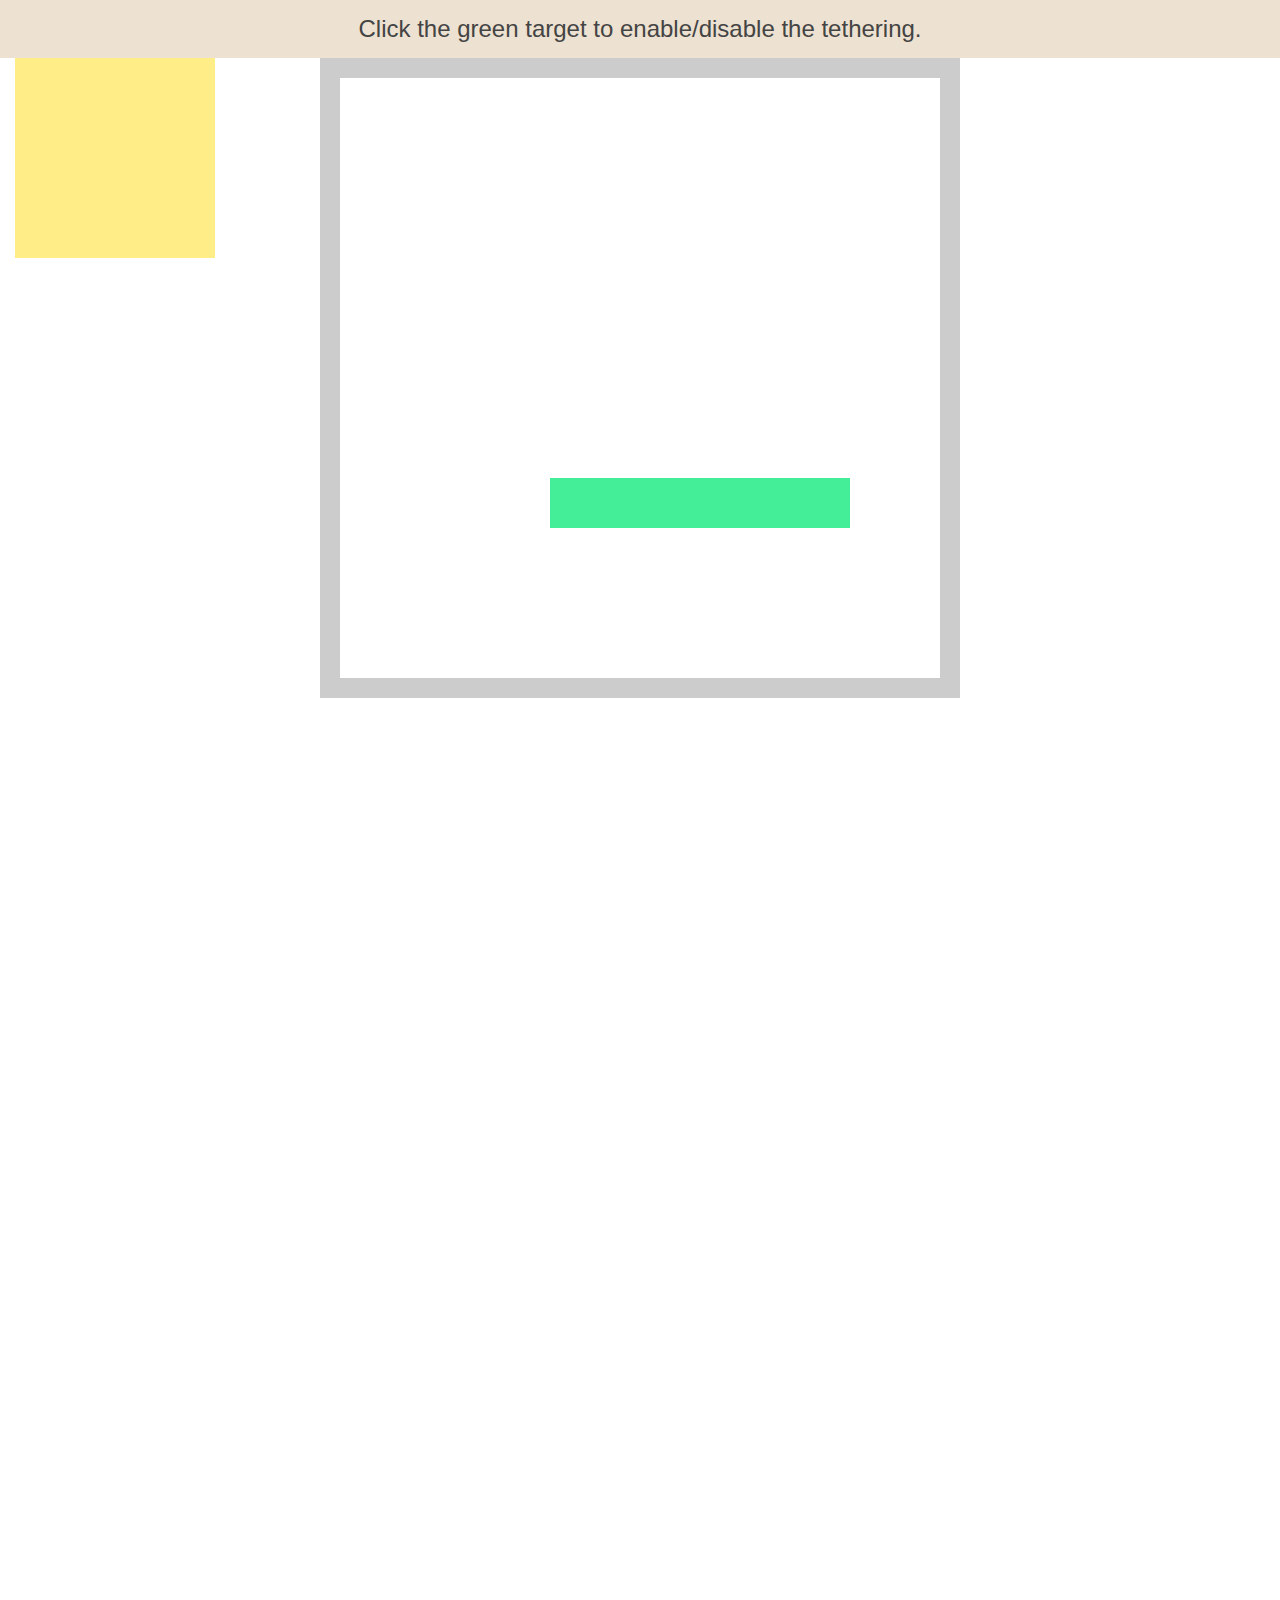
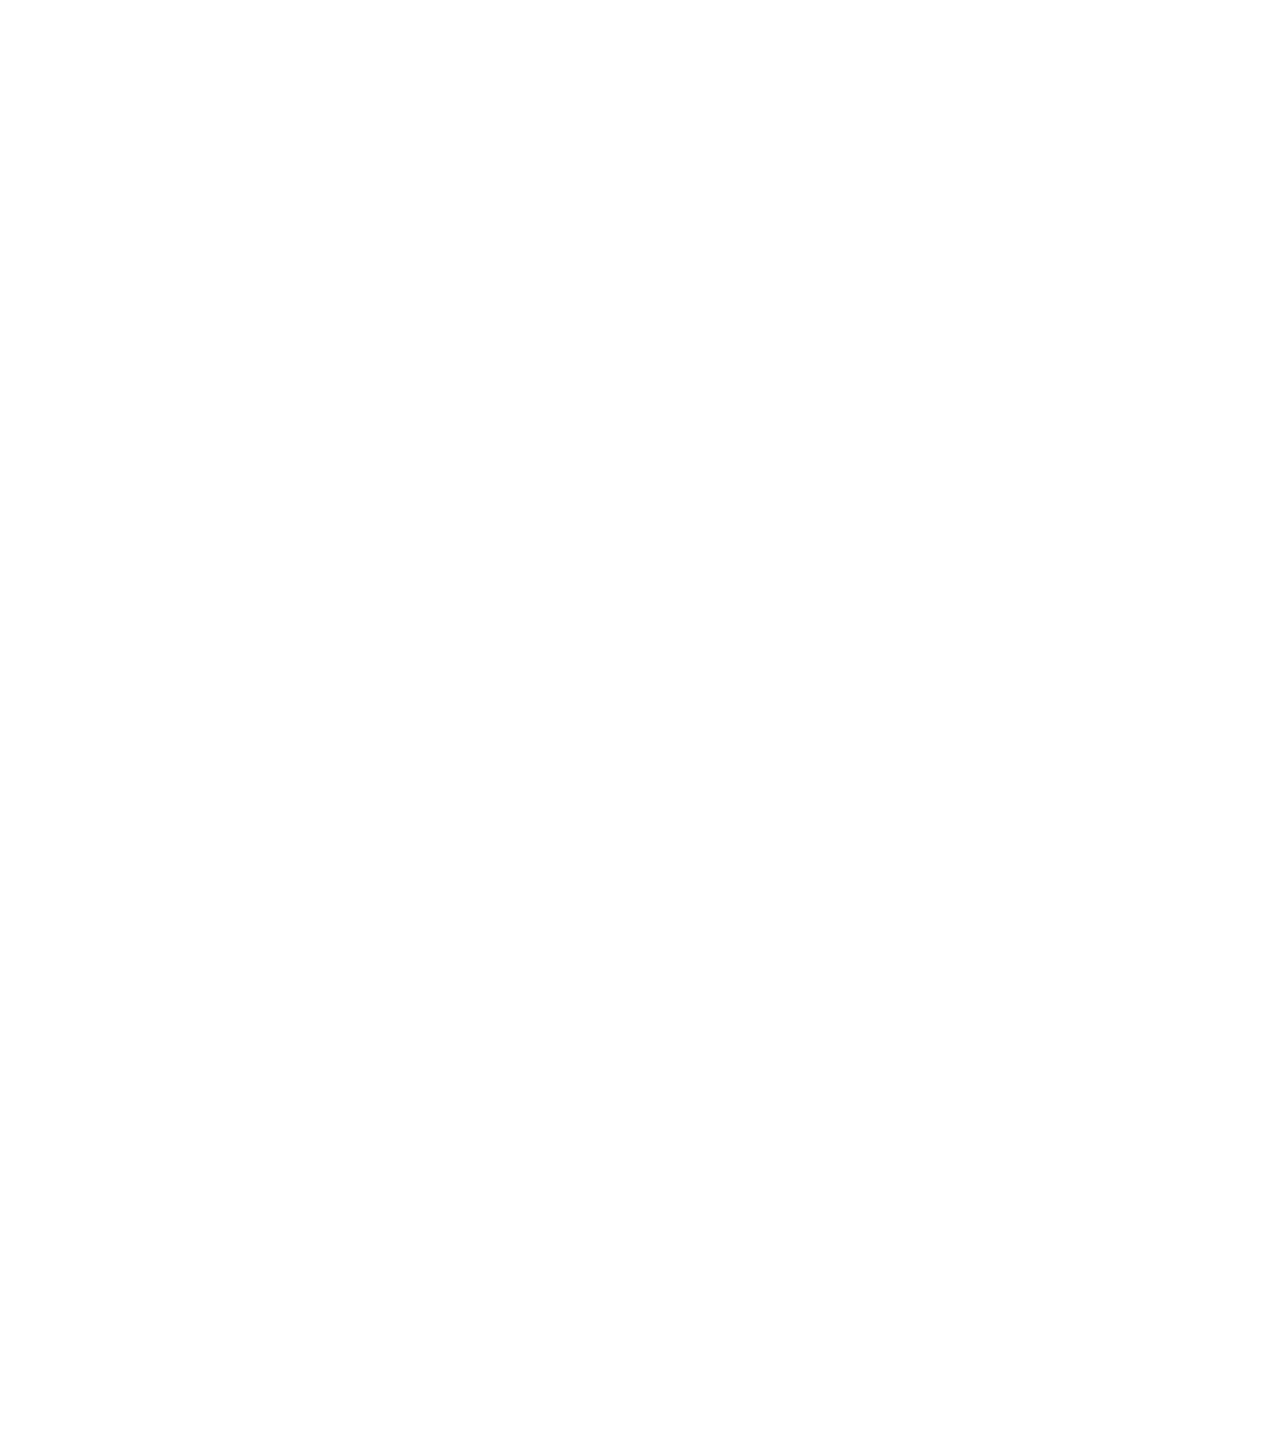
<file: bower_components/tether/examples/enable-disable/index.html>
<!DOCTYPE html>
<html>
    <head>
        <meta charset="utf-8">
        <meta http-equiv="X-UA-Compatible" content="chrome=1">
        <meta name="viewport" content="width=device-width, initial-scale=1, user-scalable=no">
        <link rel="stylesheet" href="../resources/css/base.css" />
        <link rel="stylesheet" href="../common/css/style.css" />
    </head>
    <body>
        <div class="instructions">Click the green target to enable/disable the tethering.</div>

        <div class="element"></div>
        <div class="container">
            <div class="pad"></div>
            <div class="target"></div>
            <div class="pad"></div>
        </div>

        <script src="//github.hubspot.com/tether/dist/js/tether.js"></script>
        <script>
            var tether = new Tether({
                element: '.element',
                target: '.target',
                attachment: 'top left',
                targetAttachment: 'top right'
            });

            document.querySelector('.target').addEventListener('click', function(){
                if (tether.enabled)
                    tether.disable();
                else
                    tether.enable();
            });
        </script>
    </body>
</html>
</file>
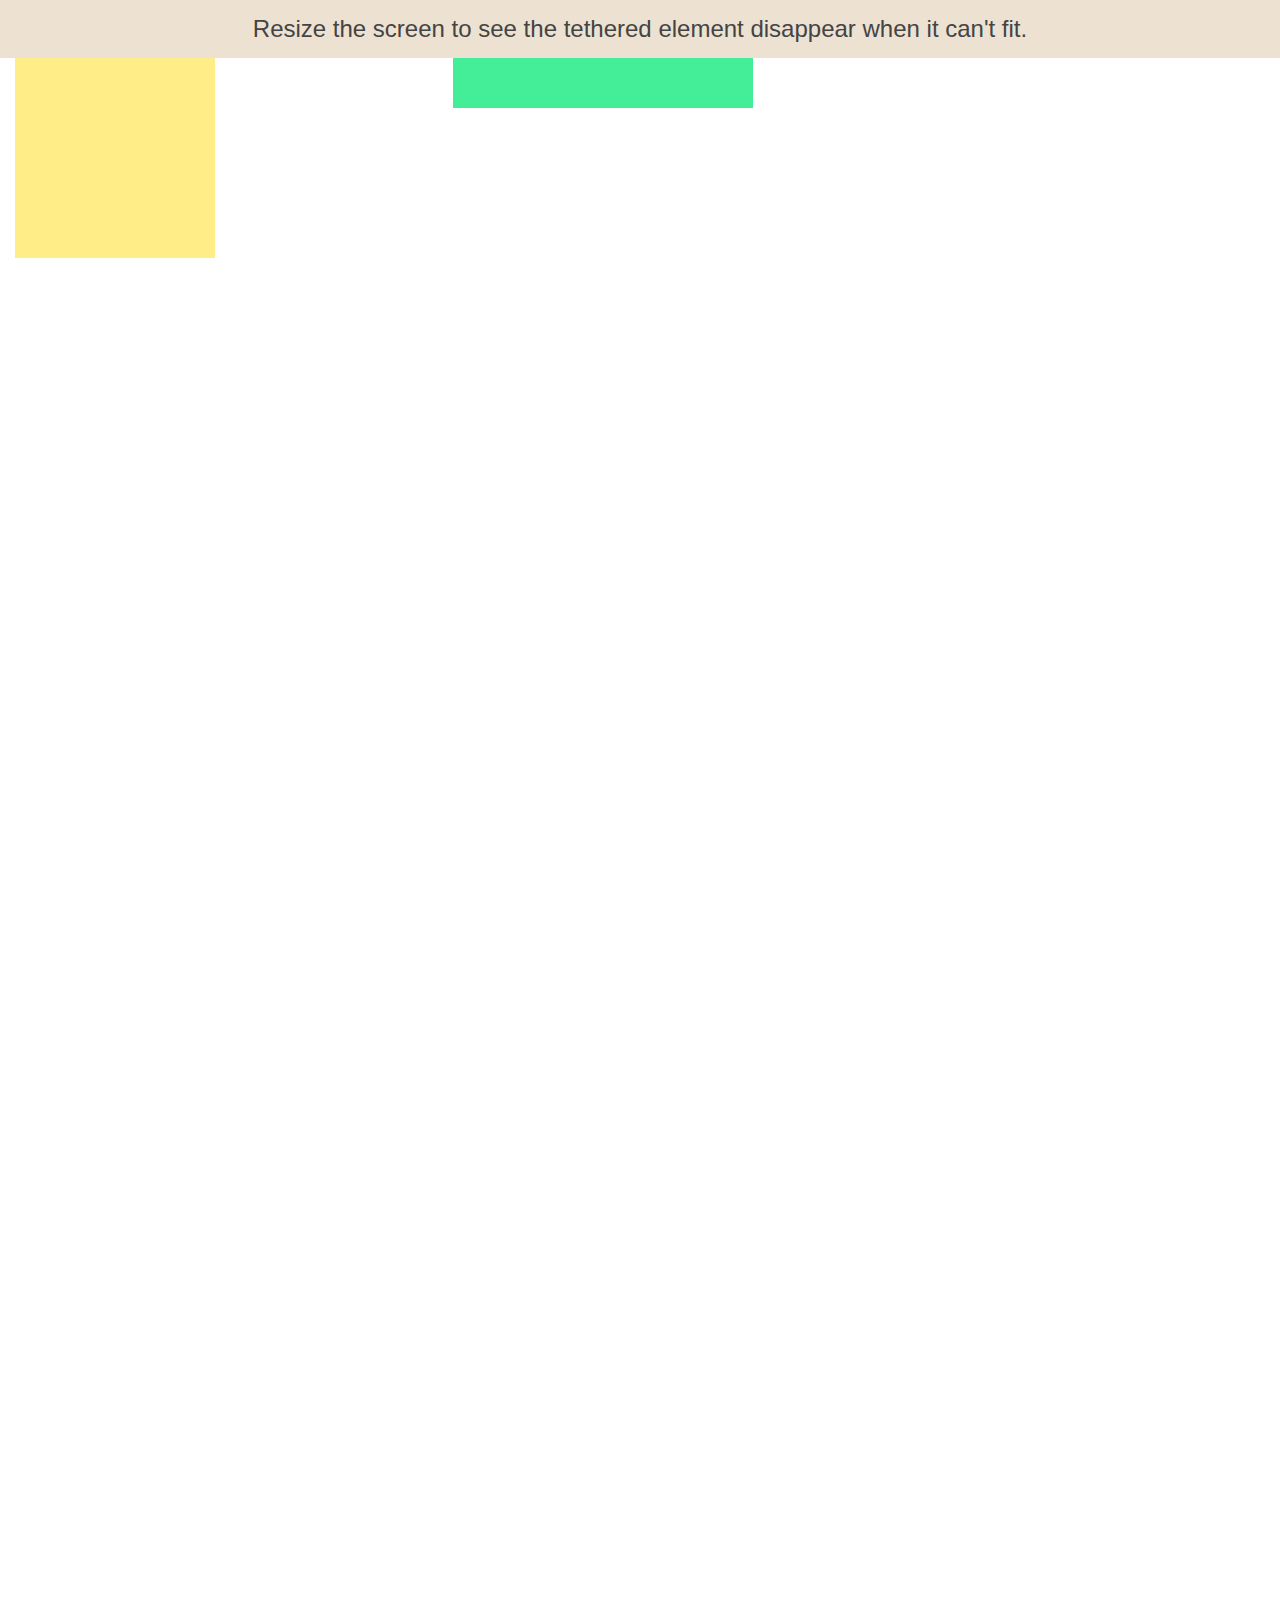
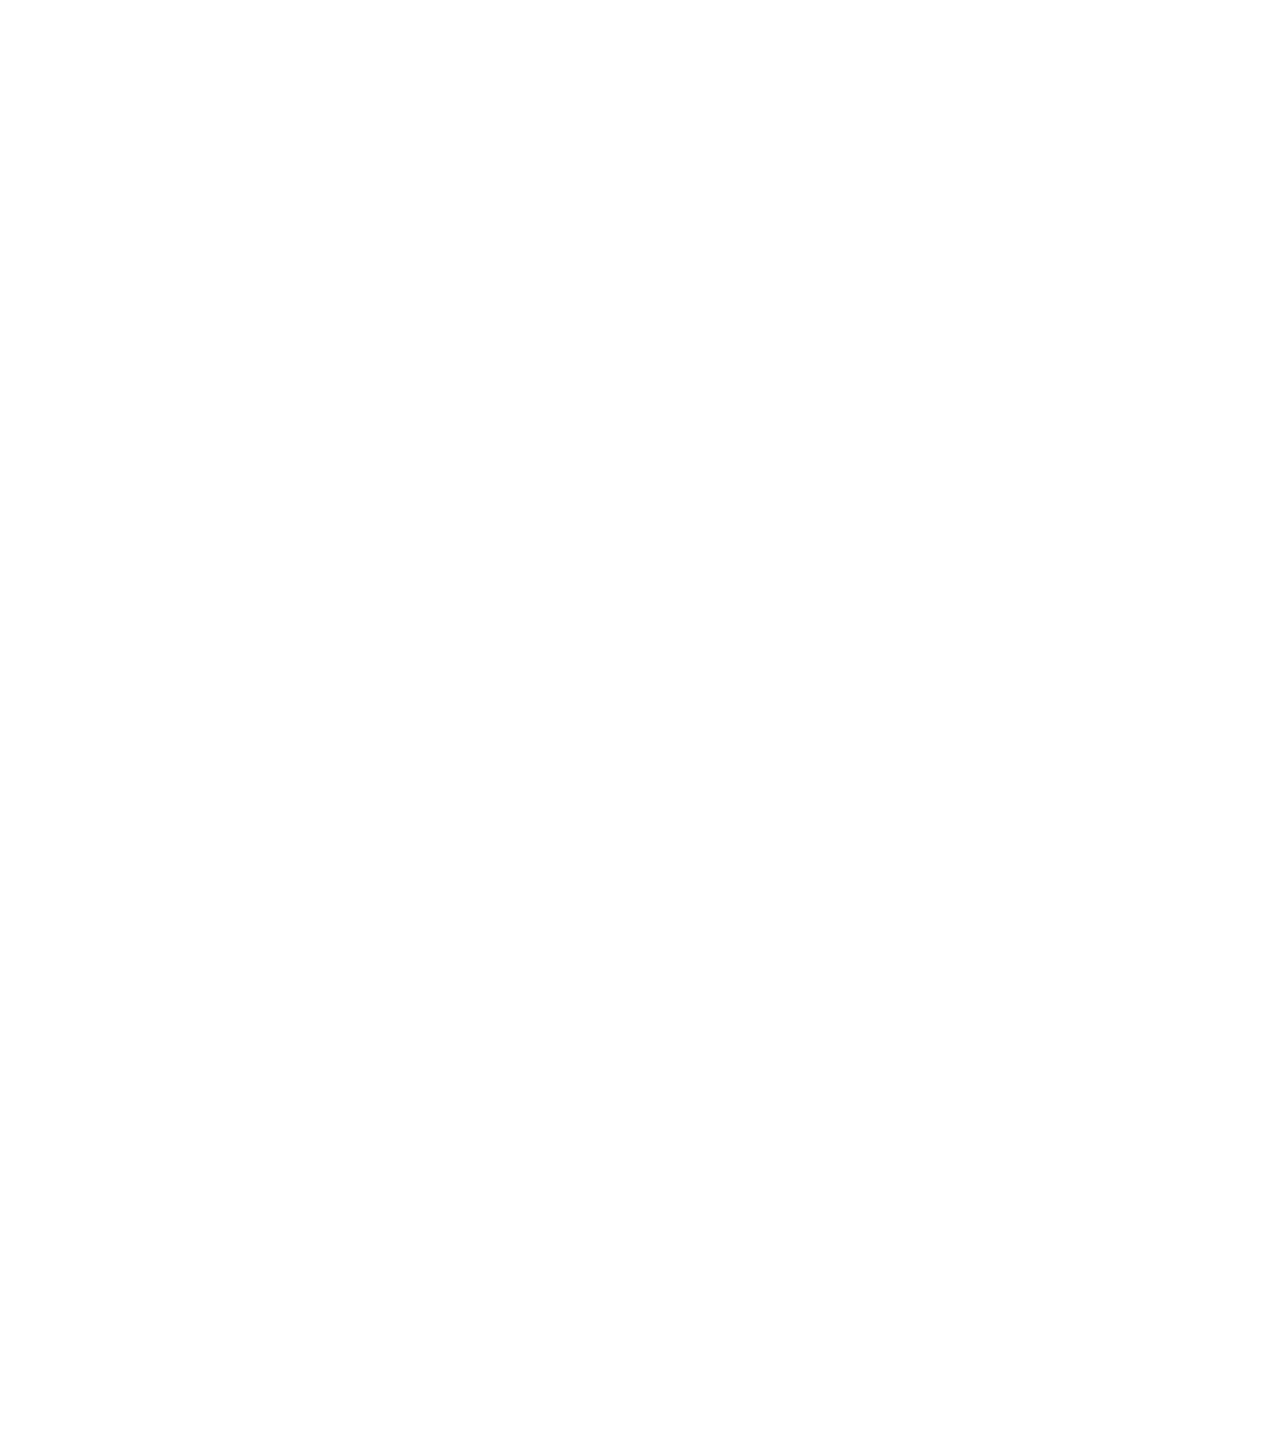
<file: bower_components/tether/examples/out-of-bounds/index.html>
<!DOCTYPE html>
<html>
    <head>
        <meta charset="utf-8">
        <meta http-equiv="X-UA-Compatible" content="chrome=1">
        <meta name="viewport" content="width=device-width, initial-scale=1, user-scalable=no">
        <link rel="stylesheet" href="../resources/css/base.css" />
        <link rel="stylesheet" href="../common/css/style.css" />
        <style>
            .tether-element.tether-out-of-bounds {
                display: none;
            }
        </style>
    </head>
    <body>
        <div class="instructions">Resize the screen to see the tethered element disappear when it can't fit.</div>

        <div class="element"></div>
        <div class="target"></div>

        <script src="//github.hubspot.com/tether/dist/js/tether.js"></script>
        <script>
            var tether = new Tether({
                element: '.element',
                target: '.target',
                attachment: 'top left',
                targetAttachment: 'top right',
                constraints: [{
                    to: 'window',
                    attachment: 'together'
                }]
            });
            tether.on('update', function(event) {
                console.log(event);
            });
        </script>
    </body>
</html>
</file>
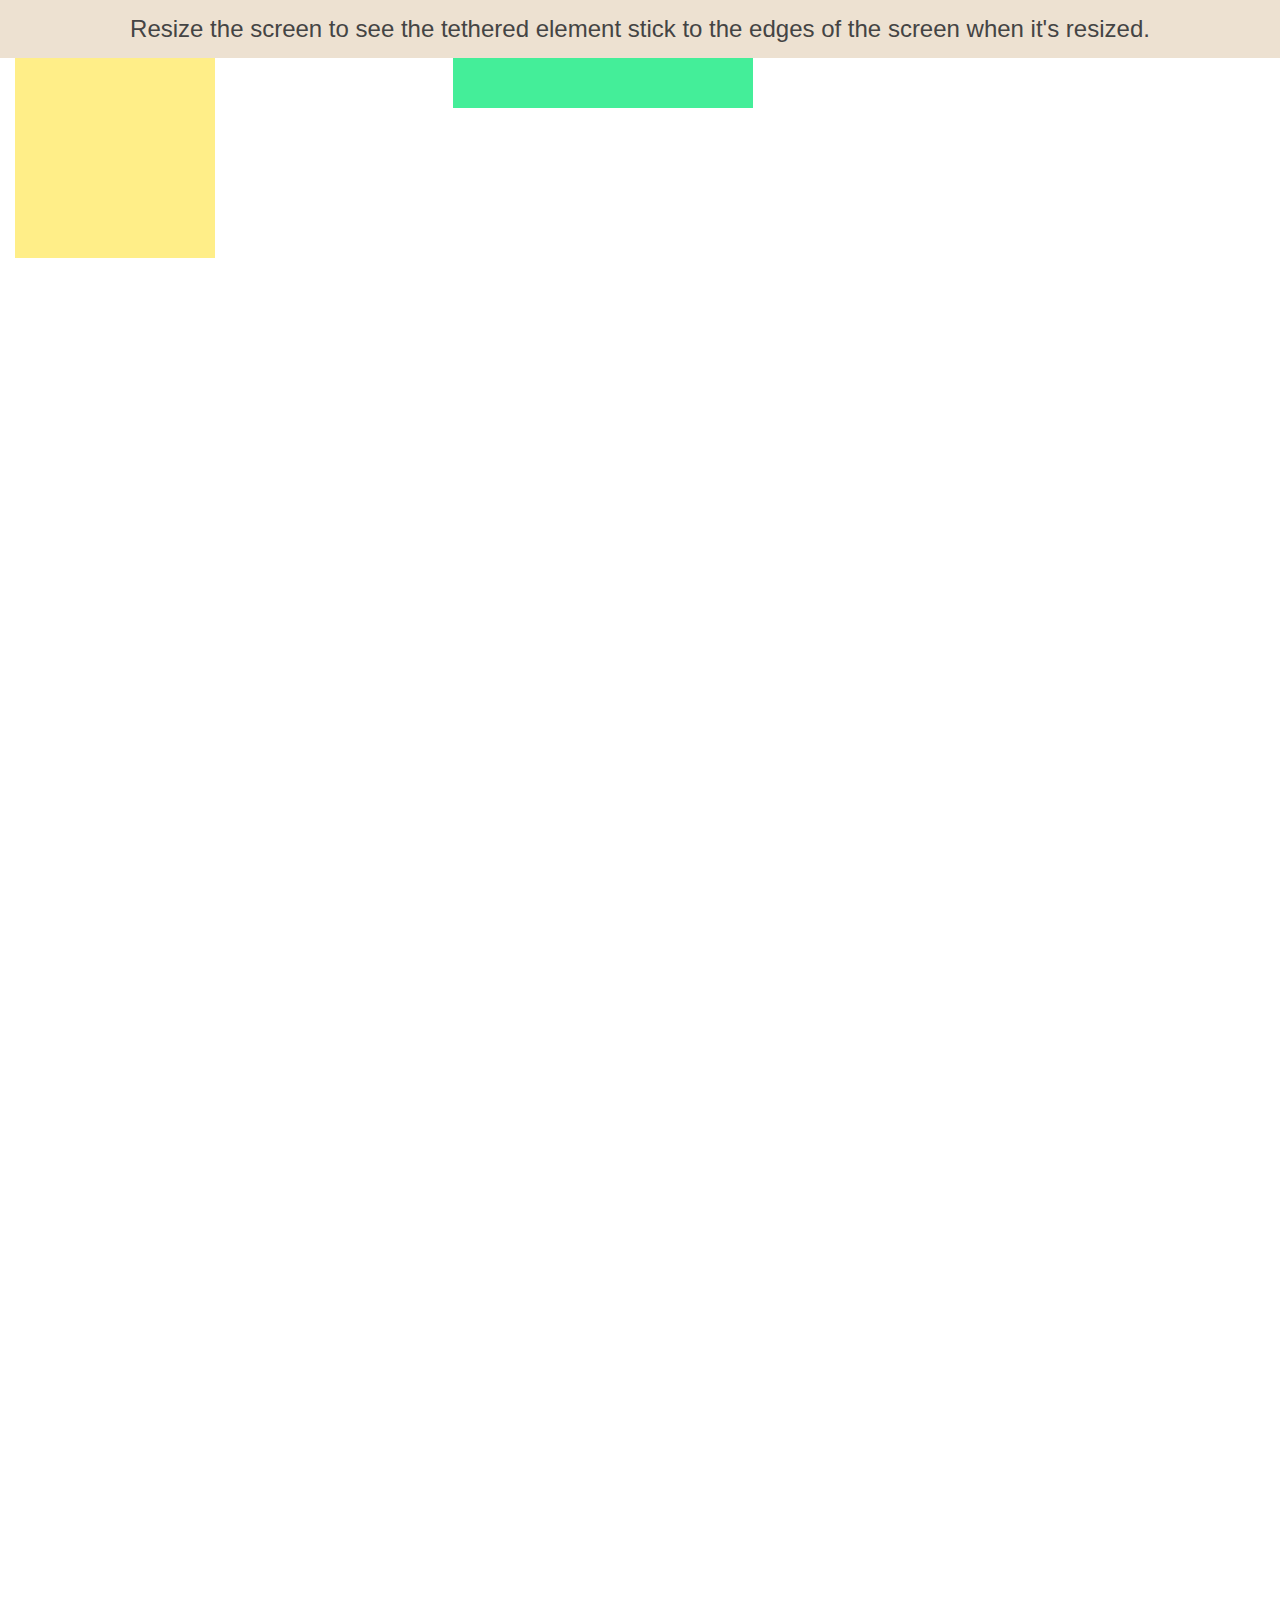
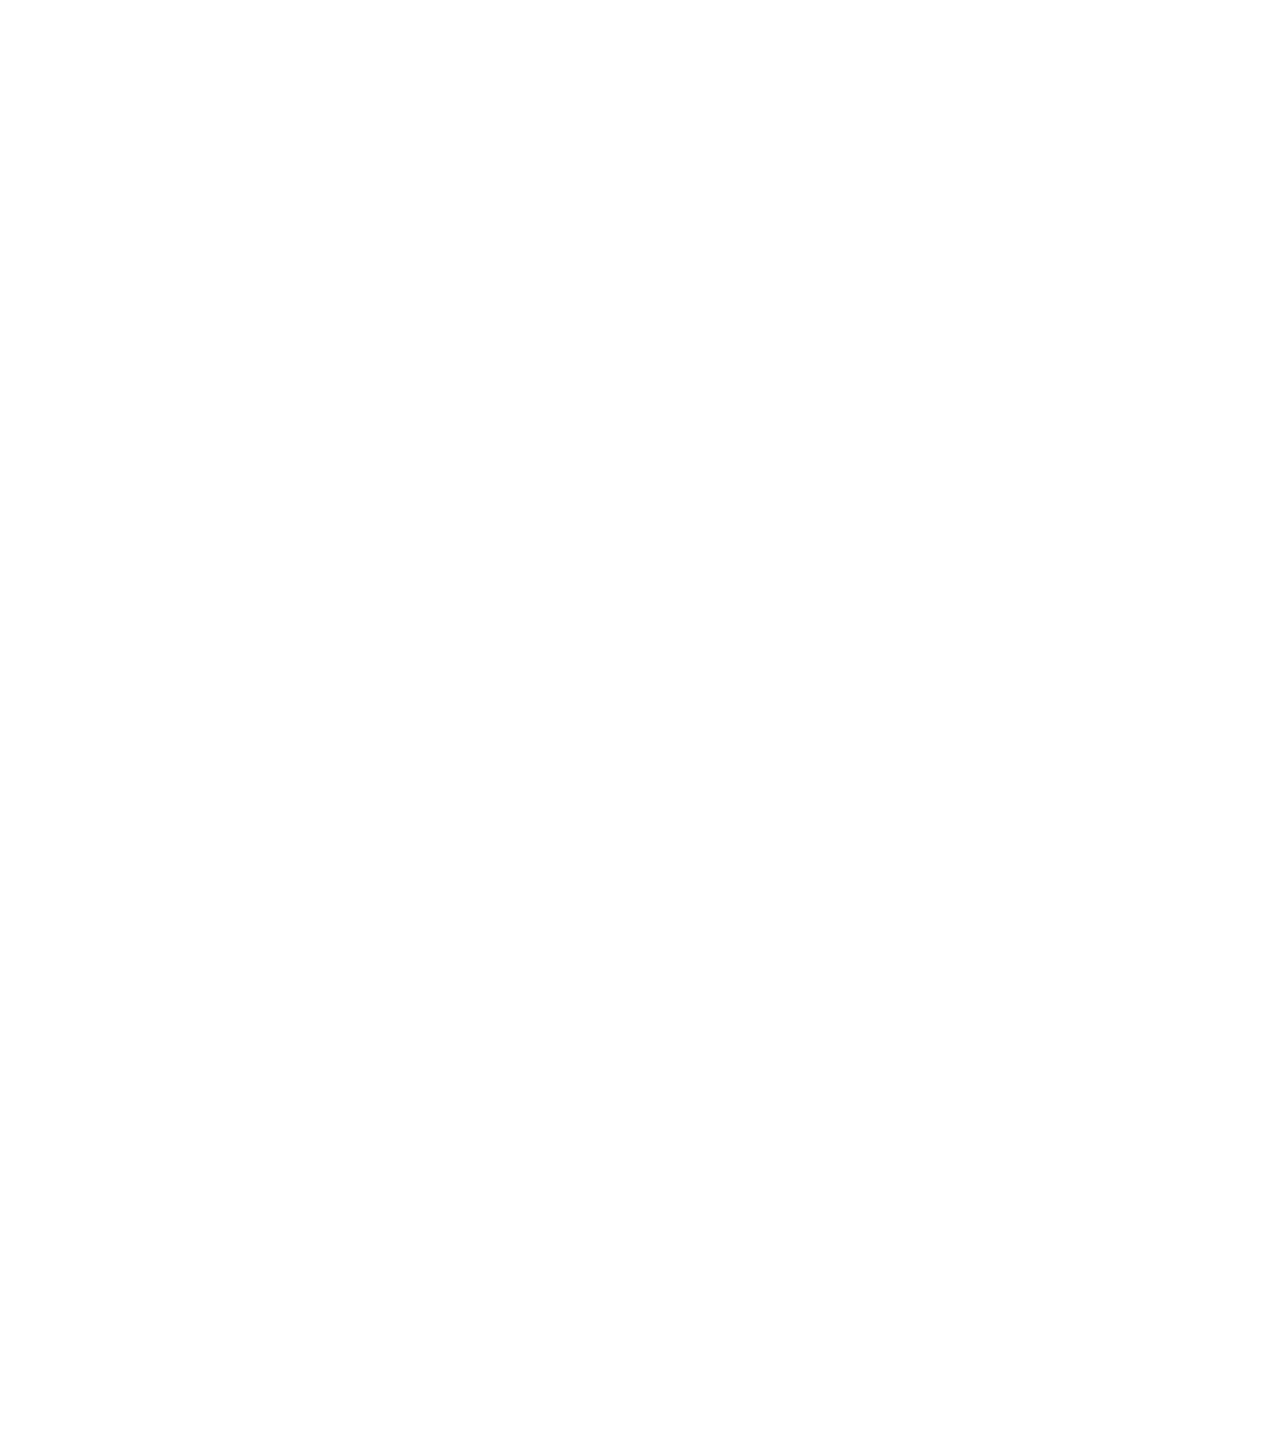
<file: bower_components/tether/examples/pin/index.html>
<!DOCTYPE html>
<html>
    <head>
        <meta charset="utf-8">
        <meta http-equiv="X-UA-Compatible" content="chrome=1">
        <meta name="viewport" content="width=device-width, initial-scale=1, user-scalable=no">
        <link rel="stylesheet" href="../resources/css/base.css" />
        <link rel="stylesheet" href="../common/css/style.css" />
    </head>
    <body>
        <div class="instructions">Resize the screen to see the tethered element stick to the edges of the screen when it's resized.</div>

        <div class="element"></div>
        <div class="target"></div>

        <script src="//github.hubspot.com/tether/dist/js/tether.js"></script>
        <script>
            new Tether({
                element: '.element',
                target: '.target',
                attachment: 'top left',
                targetAttachment: 'top right',
                constraints: [{
                    to: 'window',
                    pin: true
                }]
            });
        </script>
    </body>
</html>
</file>
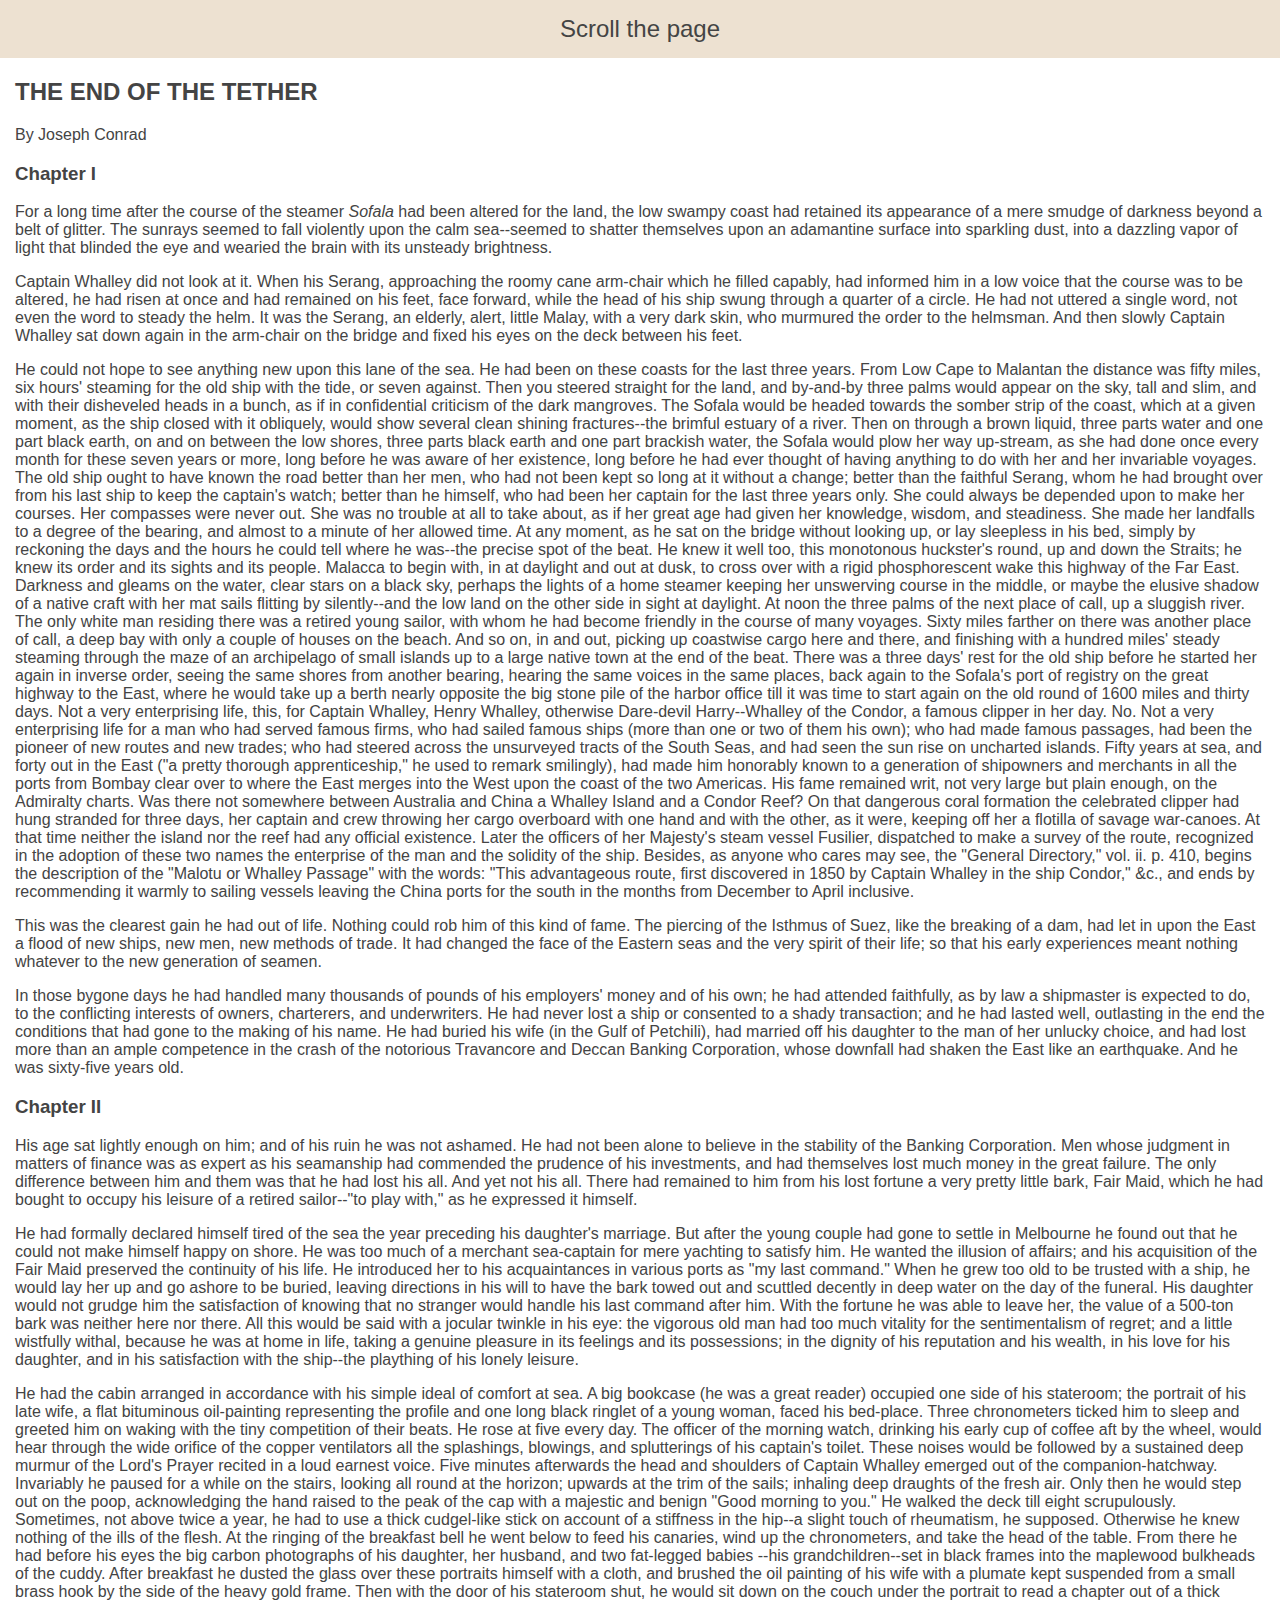
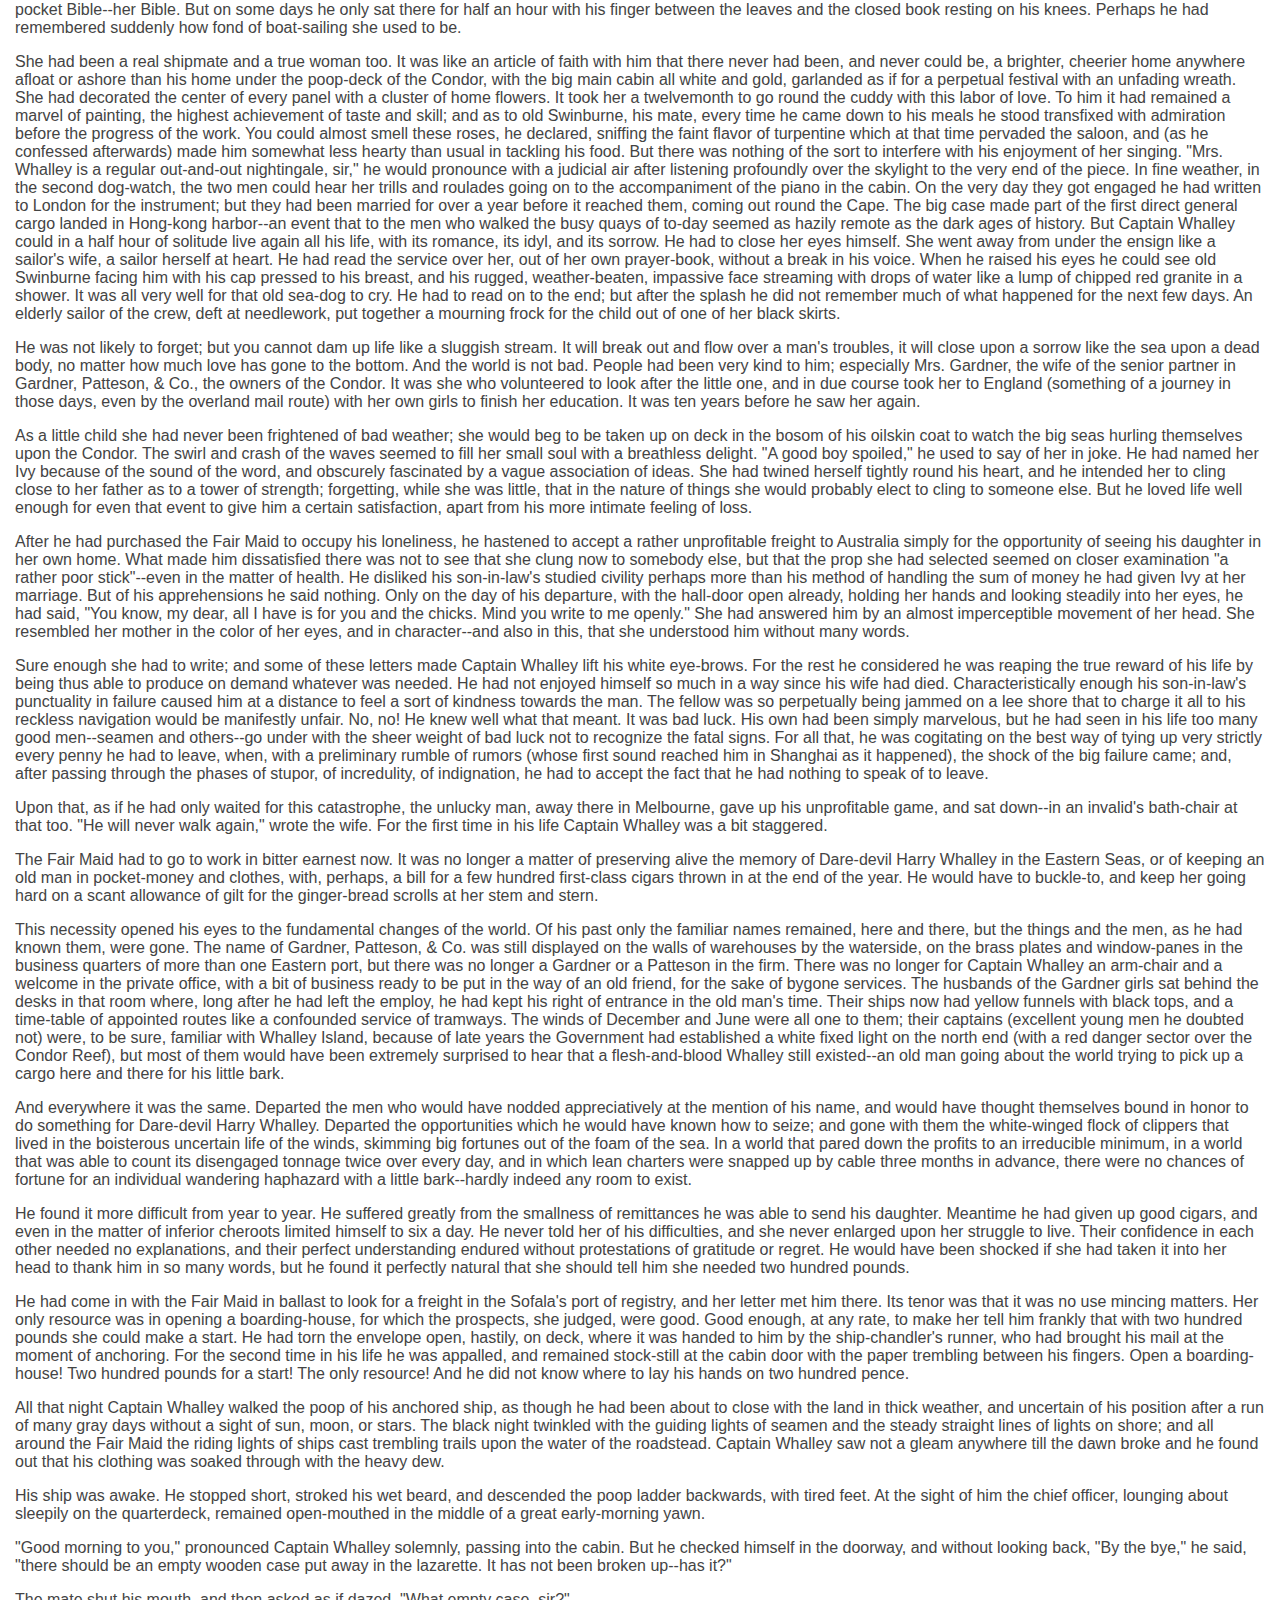
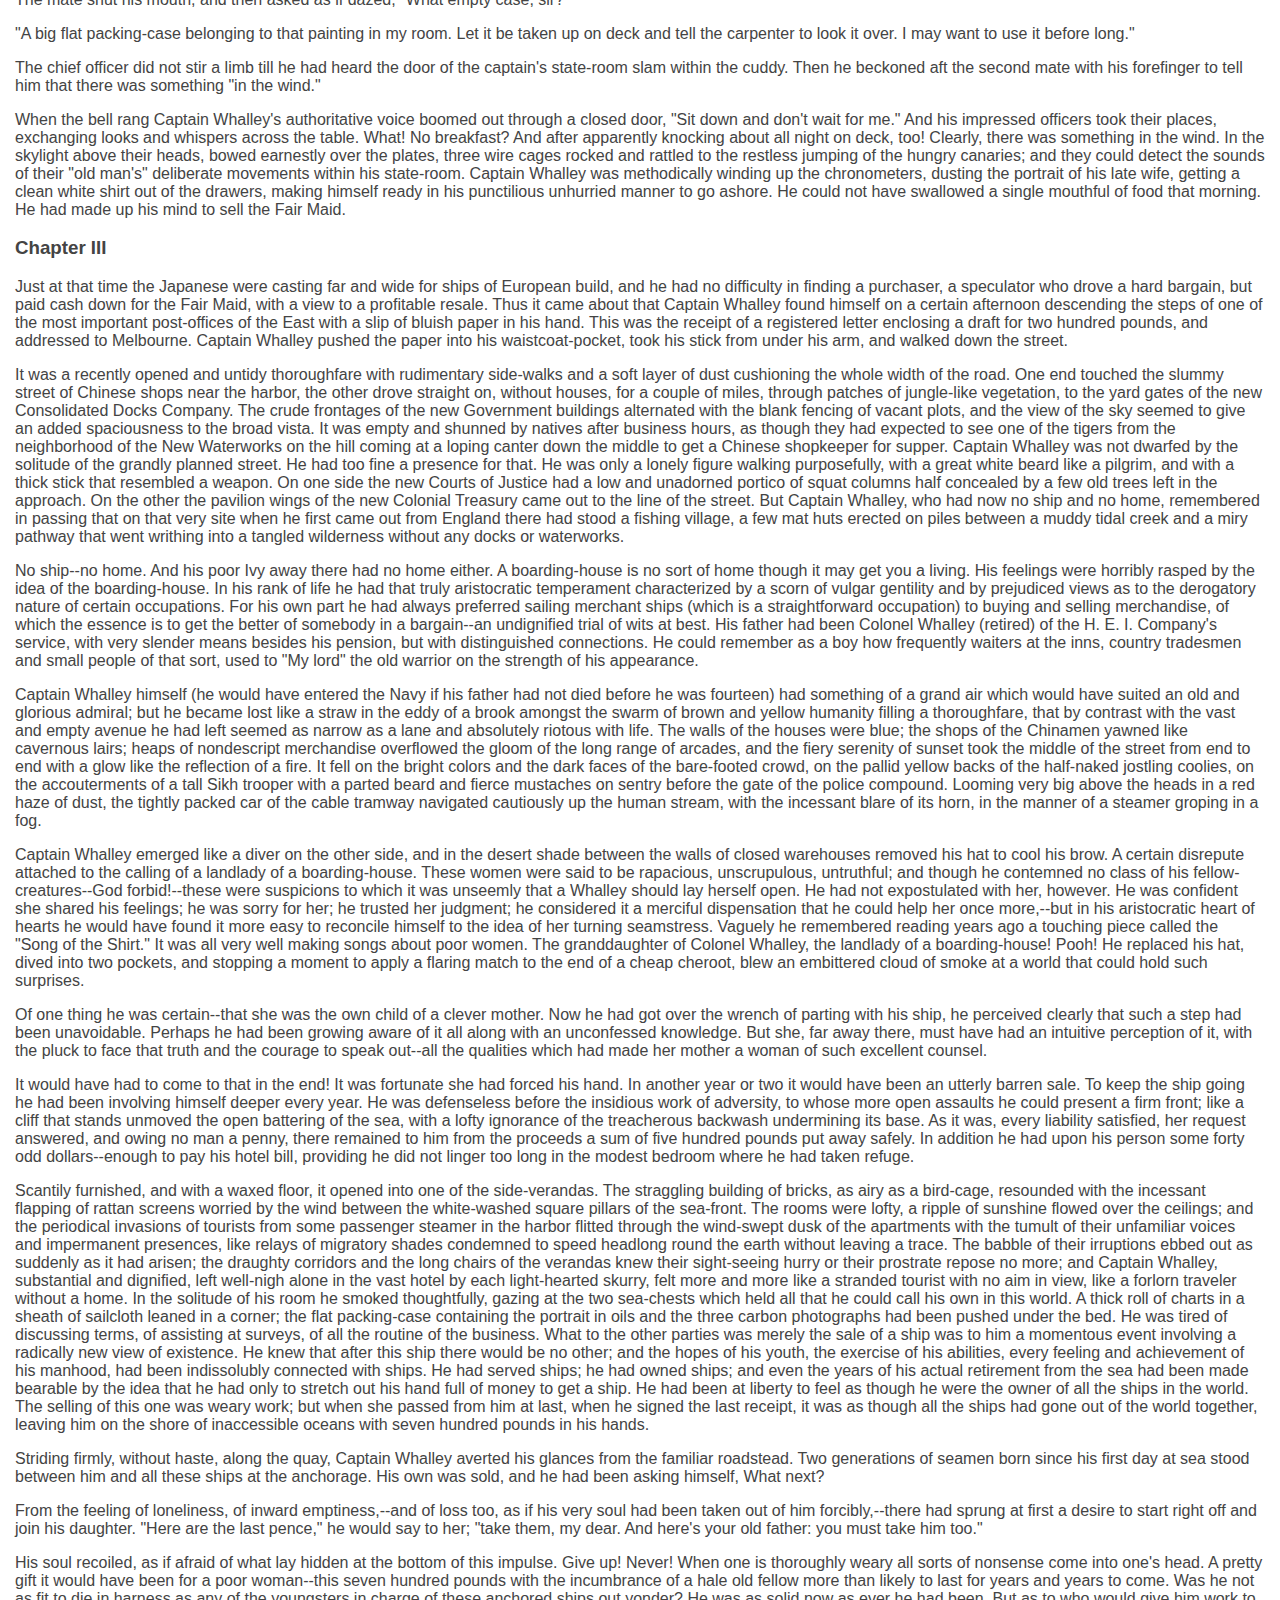
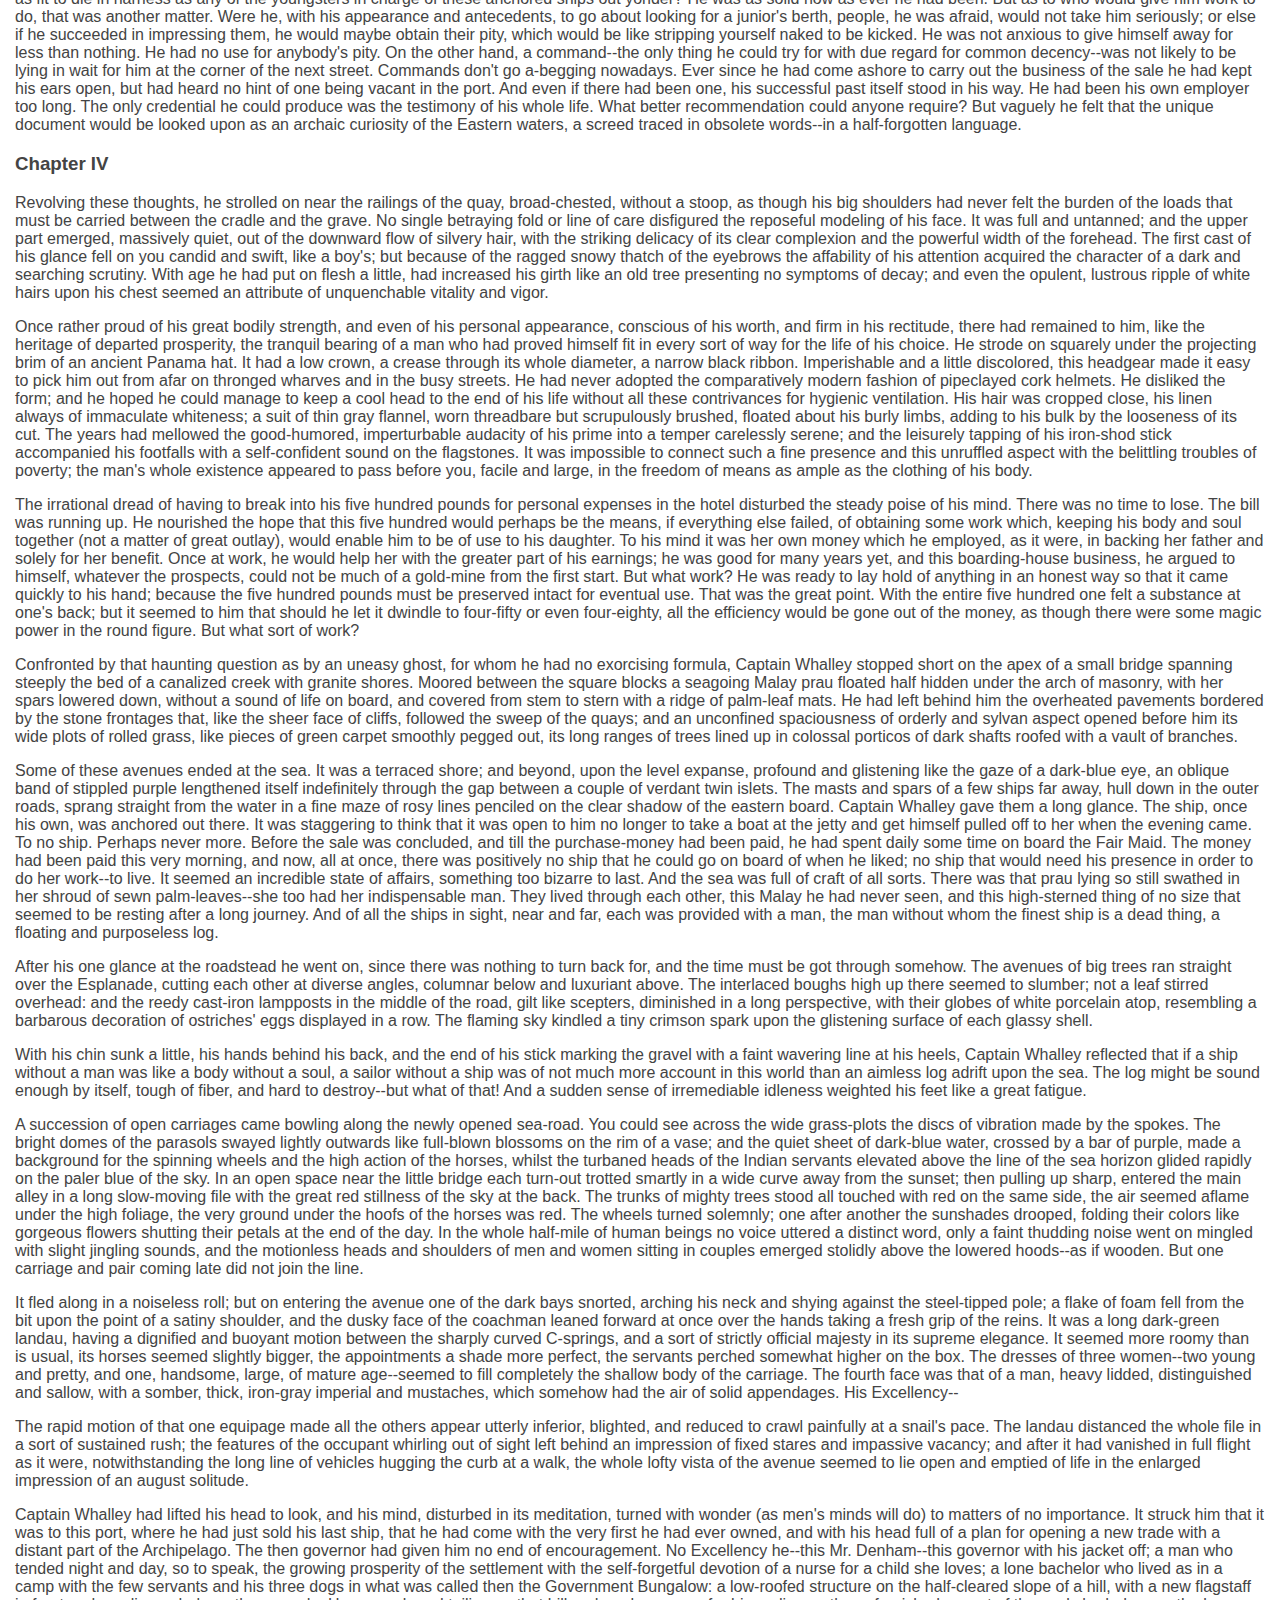
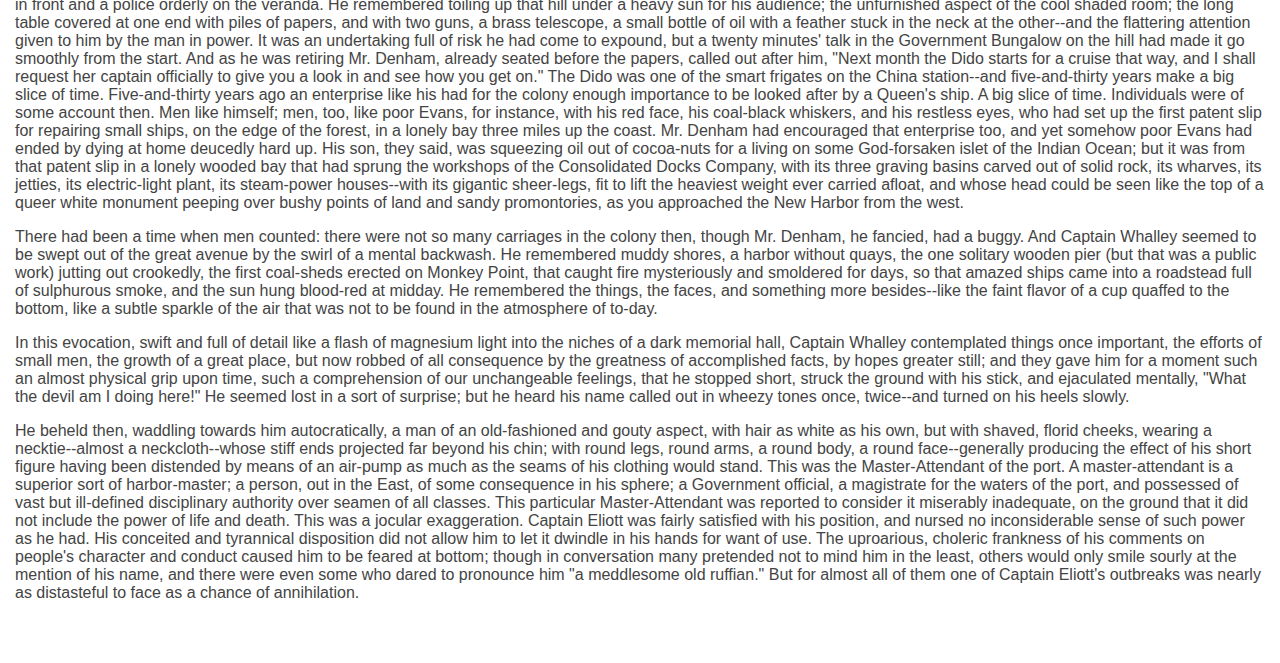
<file: bower_components/tether/examples/scroll/index.html>
<!DOCTYPE html>
<html>
    <head>
        <link rel="stylesheet" href="../resources/css/base.css" />
        <link rel="stylesheet" href="../common/css/style.css" />
    </head>
    <body>

    <div class="instructions">Scroll the page</div>

    <h2>THE END OF THE TETHER</h2>

    <p>By Joseph Conrad</p>

    <h3>Chapter I</h3>

    <p>For a long time after the course of the steamer <em>Sofala</em> had been
    altered for the land, the low swampy coast had retained its appearance
    of a mere smudge of darkness beyond a belt of glitter. The sunrays
    seemed to fall violently upon the calm sea--seemed to shatter themselves
    upon an adamantine surface into sparkling dust, into a dazzling vapor
    of light that blinded the eye and wearied the brain with its unsteady
    brightness.</p>

    <p>Captain Whalley did not look at it. When his Serang, approaching the
    roomy cane arm-chair which he filled capably, had informed him in a low
    voice that the course was to be altered, he had risen at once and had
    remained on his feet, face forward, while the head of his ship swung
    through a quarter of a circle. He had not uttered a single word, not
    even the word to steady the helm. It was the Serang, an elderly, alert,
    little Malay, with a very dark skin, who murmured the order to the
    helmsman. And then slowly Captain Whalley sat down again in the
    arm-chair on the bridge and fixed his eyes on the deck between his feet.</p>

    <p>He could not hope to see anything new upon this lane of the sea. He had
    been on these coasts for the last three years. From Low Cape to Malantan
    the distance was fifty miles, six hours' steaming for the old ship with
    the tide, or seven against. Then you steered straight for the land, and
    by-and-by three palms would appear on the sky, tall and slim, and with
    their disheveled heads in a bunch, as if in confidential criticism of
    the dark mangroves. The Sofala would be headed towards the somber
    strip of the coast, which at a given moment, as the ship closed with
    it obliquely, would show several clean shining fractures--the brimful
    estuary of a river. Then on through a brown liquid, three parts water
    and one part black earth, on and on between the low shores, three parts
    black earth and one part brackish water, the Sofala would plow her way
    up-stream, as she had done once every month for these seven years or
    more, long before he was aware of her existence, long before he had ever
    thought of having anything to do with her and her invariable voyages.
    The old ship ought to have known the road better than her men, who had
    not been kept so long at it without a change; better than the faithful
    Serang, whom he had brought over from his last ship to keep the
    captain's watch; better than he himself, who had been her captain for
    the last three years only. She could always be depended upon to make her
    courses. Her compasses were never out. She was no trouble at all to
    take about, as if her great age had given her knowledge, wisdom, and
    steadiness. She made her landfalls to a degree of the bearing, and
    almost to a minute of her allowed time. At any moment, as he sat on
    the bridge without looking up, or lay sleepless in his bed, simply by
    reckoning the days and the hours he could tell where he was--the precise
    spot of the beat. He knew it well too, this monotonous huckster's
    round, up and down the Straits; he knew its order and its sights and its
    people. Malacca to begin with, in at daylight and out at dusk, to cross
    over with a rigid phosphorescent wake this highway of the Far East.
    Darkness and gleams on the water, clear stars on a black sky, perhaps
    the lights of a home steamer keeping her unswerving course in the
    middle, or maybe the elusive shadow of a native craft with her mat sails
    flitting by silently--and the low land on the other side in sight
    at daylight. At noon the three palms of the next place of call, up a
    sluggish river. The only white man residing there was a retired young
    sailor, with whom he had become friendly in the course of many voyages.
    Sixty miles farther on there was another place of call, a deep bay with
    only a couple of houses on the beach. And so on, in and out, picking
    up coastwise cargo here and there, and finishing with a hundred miles'
    steady steaming through the maze of an archipelago of small islands up
    to a large native town at the end of the beat. There was a three days'
    rest for the old ship before he started her again in inverse order,
    seeing the same shores from another bearing, hearing the same voices
    in the same places, back again to the Sofala's port of registry on
    the great highway to the East, where he would take up a berth nearly
    opposite the big stone pile of the harbor office till it was time to
    start again on the old round of 1600 miles and thirty days. Not a very
    enterprising life, this, for Captain Whalley, Henry Whalley, otherwise
    Dare-devil Harry--Whalley of the Condor, a famous clipper in her day.
    No. Not a very enterprising life for a man who had served famous firms,
    who had sailed famous ships (more than one or two of them his own); who
    had made famous passages, had been the pioneer of new routes and new
    trades; who had steered across the unsurveyed tracts of the South Seas,
    and had seen the sun rise on uncharted islands. Fifty years at sea, and
    forty out in the East ("a pretty thorough apprenticeship," he used
    to remark smilingly), had made him honorably known to a generation of
    shipowners and merchants in all the ports from Bombay clear over to
    where the East merges into the West upon the coast of the two Americas.
    His fame remained writ, not very large but plain enough, on the
    Admiralty charts. Was there not somewhere between Australia and China a
    Whalley Island and a Condor Reef? On that dangerous coral formation the
    celebrated clipper had hung stranded for three days, her captain and
    crew throwing her cargo overboard with one hand and with the other, as
    it were, keeping off her a flotilla of savage war-canoes. At that time
    neither the island nor the reef had any official existence. Later the
    officers of her Majesty's steam vessel Fusilier, dispatched to make a
    survey of the route, recognized in the adoption of these two names the
    enterprise of the man and the solidity of the ship. Besides, as anyone
    who cares may see, the "General Directory," vol. ii. p. 410, begins the
    description of the "Malotu or Whalley Passage" with the words: "This
    advantageous route, first discovered in 1850 by Captain Whalley in the
    ship Condor," &amp;c., and ends by recommending it warmly to sailing vessels
    leaving the China ports for the south in the months from December to
    April inclusive.</p>

    <p>This was the clearest gain he had out of life. Nothing could rob him
    of this kind of fame. The piercing of the Isthmus of Suez, like the
    breaking of a dam, had let in upon the East a flood of new ships, new
    men, new methods of trade. It had changed the face of the Eastern seas
    and the very spirit of their life; so that his early experiences meant
    nothing whatever to the new generation of seamen.</p>

    <p>In those bygone days he had handled many thousands of pounds of his
    employers' money and of his own; he had attended faithfully, as by law
    a shipmaster is expected to do, to the conflicting interests of owners,
    charterers, and underwriters. He had never lost a ship or consented to
    a shady transaction; and he had lasted well, outlasting in the end the
    conditions that had gone to the making of his name. He had buried his
    wife (in the Gulf of Petchili), had married off his daughter to the man
    of her unlucky choice, and had lost more than an ample competence in the
    crash of the notorious Travancore and Deccan Banking Corporation, whose
    downfall had shaken the East like an earthquake. And he was sixty-five
    years old.</p>

    <h3>Chapter II</h3>

    <p>His age sat lightly enough on him; and of his ruin he was not ashamed.
    He had not been alone to believe in the stability of the Banking
    Corporation. Men whose judgment in matters of finance was as expert as
    his seamanship had commended the prudence of his investments, and had
    themselves lost much money in the great failure. The only difference
    between him and them was that he had lost his all. And yet not his all.
    There had remained to him from his lost fortune a very pretty little
    bark, Fair Maid, which he had bought to occupy his leisure of a retired
    sailor--"to play with," as he expressed it himself.</p>

    <p>He had formally declared himself tired of the sea the year preceding his
    daughter's marriage. But after the young couple had gone to settle in
    Melbourne he found out that he could not make himself happy on shore. He
    was too much of a merchant sea-captain for mere yachting to satisfy him.
    He wanted the illusion of affairs; and his acquisition of the Fair
    Maid preserved the continuity of his life. He introduced her to his
    acquaintances in various ports as "my last command." When he grew too
    old to be trusted with a ship, he would lay her up and go ashore to be
    buried, leaving directions in his will to have the bark towed out and
    scuttled decently in deep water on the day of the funeral. His daughter
    would not grudge him the satisfaction of knowing that no stranger would
    handle his last command after him. With the fortune he was able to leave
    her, the value of a 500-ton bark was neither here nor there. All this
    would be said with a jocular twinkle in his eye: the vigorous old man
    had too much vitality for the sentimentalism of regret; and a little
    wistfully withal, because he was at home in life, taking a genuine
    pleasure in its feelings and its possessions; in the dignity of his
    reputation and his wealth, in his love for his daughter, and in his
    satisfaction with the ship--the plaything of his lonely leisure.</p>

    <p>He had the cabin arranged in accordance with his simple ideal of comfort
    at sea. A big bookcase (he was a great reader) occupied one side of his
    stateroom; the portrait of his late wife, a flat bituminous oil-painting
    representing the profile and one long black ringlet of a young woman,
    faced his bed-place. Three chronometers ticked him to sleep and greeted
    him on waking with the tiny competition of their beats. He rose at five
    every day. The officer of the morning watch, drinking his early cup
    of coffee aft by the wheel, would hear through the wide orifice of the
    copper ventilators all the splashings, blowings, and splutterings of
    his captain's toilet. These noises would be followed by a sustained
    deep murmur of the Lord's Prayer recited in a loud earnest voice. Five
    minutes afterwards the head and shoulders of Captain Whalley emerged
    out of the companion-hatchway. Invariably he paused for a while on the
    stairs, looking all round at the horizon; upwards at the trim of the
    sails; inhaling deep draughts of the fresh air. Only then he would step
    out on the poop, acknowledging the hand raised to the peak of the cap
    with a majestic and benign "Good morning to you." He walked the deck
    till eight scrupulously. Sometimes, not above twice a year, he had to
    use a thick cudgel-like stick on account of a stiffness in the hip--a
    slight touch of rheumatism, he supposed. Otherwise he knew nothing of
    the ills of the flesh. At the ringing of the breakfast bell he went
    below to feed his canaries, wind up the chronometers, and take the
    head of the table. From there he had before his eyes the big carbon
    photographs of his daughter, her husband, and two fat-legged babies
    --his grandchildren--set in black frames into the maplewood bulkheads
    of the cuddy. After breakfast he dusted the glass over these portraits
    himself with a cloth, and brushed the oil painting of his wife with a
    plumate kept suspended from a small brass hook by the side of the heavy
    gold frame. Then with the door of his stateroom shut, he would sit down
    on the couch under the portrait to read a chapter out of a thick pocket
    Bible--her Bible. But on some days he only sat there for half an hour
    with his finger between the leaves and the closed book resting on his
    knees. Perhaps he had remembered suddenly how fond of boat-sailing she
    used to be.</p>

    <p>She had been a real shipmate and a true woman too. It was like an
    article of faith with him that there never had been, and never could be,
    a brighter, cheerier home anywhere afloat or ashore than his home under
    the poop-deck of the Condor, with the big main cabin all white and gold,
    garlanded as if for a perpetual festival with an unfading wreath. She
    had decorated the center of every panel with a cluster of home flowers.
    It took her a twelvemonth to go round the cuddy with this labor of love.
    To him it had remained a marvel of painting, the highest achievement of
    taste and skill; and as to old Swinburne, his mate, every time he
    came down to his meals he stood transfixed with admiration before the
    progress of the work. You could almost smell these roses, he declared,
    sniffing the faint flavor of turpentine which at that time pervaded the
    saloon, and (as he confessed afterwards) made him somewhat less hearty
    than usual in tackling his food. But there was nothing of the sort to
    interfere with his enjoyment of her singing. "Mrs. Whalley is a regular
    out-and-out nightingale, sir," he would pronounce with a judicial air
    after listening profoundly over the skylight to the very end of the
    piece. In fine weather, in the second dog-watch, the two men could hear
    her trills and roulades going on to the accompaniment of the piano in
    the cabin. On the very day they got engaged he had written to London
    for the instrument; but they had been married for over a year before it
    reached them, coming out round the Cape. The big case made part of the
    first direct general cargo landed in Hong-kong harbor--an event that to
    the men who walked the busy quays of to-day seemed as hazily remote as
    the dark ages of history. But Captain Whalley could in a half hour of
    solitude live again all his life, with its romance, its idyl, and its
    sorrow. He had to close her eyes himself. She went away from under the
    ensign like a sailor's wife, a sailor herself at heart. He had read
    the service over her, out of her own prayer-book, without a break in his
    voice. When he raised his eyes he could see old Swinburne facing him
    with his cap pressed to his breast, and his rugged, weather-beaten,
    impassive face streaming with drops of water like a lump of chipped red
    granite in a shower. It was all very well for that old sea-dog to cry.
    He had to read on to the end; but after the splash he did not remember
    much of what happened for the next few days. An elderly sailor of the
    crew, deft at needlework, put together a mourning frock for the child
    out of one of her black skirts.</p>

    <p>He was not likely to forget; but you cannot dam up life like a sluggish
    stream. It will break out and flow over a man's troubles, it will close
    upon a sorrow like the sea upon a dead body, no matter how much love has
    gone to the bottom. And the world is not bad. People had been very
    kind to him; especially Mrs. Gardner, the wife of the senior partner
    in Gardner, Patteson, &amp; Co., the owners of the Condor. It was she who
    volunteered to look after the little one, and in due course took her to
    England (something of a journey in those days, even by the overland
    mail route) with her own girls to finish her education. It was ten years
    before he saw her again.</p>

    <p>As a little child she had never been frightened of bad weather; she
    would beg to be taken up on deck in the bosom of his oilskin coat to
    watch the big seas hurling themselves upon the Condor. The swirl and
    crash of the waves seemed to fill her small soul with a breathless
    delight. "A good boy spoiled," he used to say of her in joke. He had
    named her Ivy because of the sound of the word, and obscurely fascinated
    by a vague association of ideas. She had twined herself tightly round
    his heart, and he intended her to cling close to her father as to a
    tower of strength; forgetting, while she was little, that in the nature
    of things she would probably elect to cling to someone else. But
    he loved life well enough for even that event to give him a certain
    satisfaction, apart from his more intimate feeling of loss.</p>

    <p>After he had purchased the Fair Maid to occupy his loneliness, he
    hastened to accept a rather unprofitable freight to Australia simply for
    the opportunity of seeing his daughter in her own home. What made him
    dissatisfied there was not to see that she clung now to somebody else,
    but that the prop she had selected seemed on closer examination "a
    rather poor stick"--even in the matter of health. He disliked his
    son-in-law's studied civility perhaps more than his method of
    handling the sum of money he had given Ivy at her marriage. But of his
    apprehensions he said nothing. Only on the day of his departure, with
    the hall-door open already, holding her hands and looking steadily into
    her eyes, he had said, "You know, my dear, all I have is for you and the
    chicks. Mind you write to me openly." She had answered him by an almost
    imperceptible movement of her head. She resembled her mother in
    the color of her eyes, and in character--and also in this, that she
    understood him without many words.</p>

    <p>Sure enough she had to write; and some of these letters made Captain
    Whalley lift his white eye-brows. For the rest he considered he was
    reaping the true reward of his life by being thus able to produce on
    demand whatever was needed. He had not enjoyed himself so much in a
    way since his wife had died. Characteristically enough his son-in-law's
    punctuality in failure caused him at a distance to feel a sort of
    kindness towards the man. The fellow was so perpetually being jammed on
    a lee shore that to charge it all to his reckless navigation would be
    manifestly unfair. No, no! He knew well what that meant. It was bad
    luck. His own had been simply marvelous, but he had seen in his life too
    many good men--seamen and others--go under with the sheer weight of bad
    luck not to recognize the fatal signs. For all that, he was cogitating
    on the best way of tying up very strictly every penny he had to leave,
    when, with a preliminary rumble of rumors (whose first sound reached
    him in Shanghai as it happened), the shock of the big failure came;
    and, after passing through the phases of stupor, of incredulity, of
    indignation, he had to accept the fact that he had nothing to speak of
    to leave.</p>

    <p>Upon that, as if he had only waited for this catastrophe, the unlucky
    man, away there in Melbourne, gave up his unprofitable game, and sat
    down--in an invalid's bath-chair at that too. "He will never walk
    again," wrote the wife. For the first time in his life Captain Whalley
    was a bit staggered.</p>

    <p>The Fair Maid had to go to work in bitter earnest now. It was no longer
    a matter of preserving alive the memory of Dare-devil Harry Whalley in
    the Eastern Seas, or of keeping an old man in pocket-money and clothes,
    with, perhaps, a bill for a few hundred first-class cigars thrown in at
    the end of the year. He would have to buckle-to, and keep her going hard
    on a scant allowance of gilt for the ginger-bread scrolls at her stem
    and stern.</p>

    <p>This necessity opened his eyes to the fundamental changes of the world.
    Of his past only the familiar names remained, here and there, but
    the things and the men, as he had known them, were gone. The name of
    Gardner, Patteson, &amp; Co. was still displayed on the walls of warehouses
    by the waterside, on the brass plates and window-panes in the business
    quarters of more than one Eastern port, but there was no longer a
    Gardner or a Patteson in the firm. There was no longer for Captain
    Whalley an arm-chair and a welcome in the private office, with a bit of
    business ready to be put in the way of an old friend, for the sake of
    bygone services. The husbands of the Gardner girls sat behind the desks
    in that room where, long after he had left the employ, he had kept his
    right of entrance in the old man's time. Their ships now had yellow
    funnels with black tops, and a time-table of appointed routes like a
    confounded service of tramways. The winds of December and June were all
    one to them; their captains (excellent young men he doubted not) were,
    to be sure, familiar with Whalley Island, because of late years the
    Government had established a white fixed light on the north end (with
    a red danger sector over the Condor Reef), but most of them would have
    been extremely surprised to hear that a flesh-and-blood Whalley still
    existed--an old man going about the world trying to pick up a cargo here
    and there for his little bark.</p>

    <p>And everywhere it was the same. Departed the men who would have nodded
    appreciatively at the mention of his name, and would have thought
    themselves bound in honor to do something for Dare-devil Harry Whalley.
    Departed the opportunities which he would have known how to seize; and
    gone with them the white-winged flock of clippers that lived in the
    boisterous uncertain life of the winds, skimming big fortunes out of
    the foam of the sea. In a world that pared down the profits to an
    irreducible minimum, in a world that was able to count its disengaged
    tonnage twice over every day, and in which lean charters were snapped up
    by cable three months in advance, there were no chances of fortune for
    an individual wandering haphazard with a little bark--hardly indeed any
    room to exist.</p>

    <p>He found it more difficult from year to year. He suffered greatly from
    the smallness of remittances he was able to send his daughter. Meantime
    he had given up good cigars, and even in the matter of inferior cheroots
    limited himself to six a day. He never told her of his difficulties, and
    she never enlarged upon her struggle to live. Their confidence in each
    other needed no explanations, and their perfect understanding endured
    without protestations of gratitude or regret. He would have been shocked
    if she had taken it into her head to thank him in so many words, but
    he found it perfectly natural that she should tell him she needed two
    hundred pounds.</p>

    <p>He had come in with the Fair Maid in ballast to look for a freight in
    the Sofala's port of registry, and her letter met him there. Its tenor
    was that it was no use mincing matters. Her only resource was in opening
    a boarding-house, for which the prospects, she judged, were good. Good
    enough, at any rate, to make her tell him frankly that with two hundred
    pounds she could make a start. He had torn the envelope open, hastily,
    on deck, where it was handed to him by the ship-chandler's runner, who
    had brought his mail at the moment of anchoring. For the second time
    in his life he was appalled, and remained stock-still at the cabin door
    with the paper trembling between his fingers. Open a boarding-house! Two
    hundred pounds for a start! The only resource! And he did not know where
    to lay his hands on two hundred pence.</p>

    <p>All that night Captain Whalley walked the poop of his anchored ship, as
    though he had been about to close with the land in thick weather, and
    uncertain of his position after a run of many gray days without a sight
    of sun, moon, or stars. The black night twinkled with the guiding lights
    of seamen and the steady straight lines of lights on shore; and all
    around the Fair Maid the riding lights of ships cast trembling trails
    upon the water of the roadstead. Captain Whalley saw not a gleam
    anywhere till the dawn broke and he found out that his clothing was
    soaked through with the heavy dew.</p>

    <p>His ship was awake. He stopped short, stroked his wet beard, and
    descended the poop ladder backwards, with tired feet. At the sight
    of him the chief officer, lounging about sleepily on the quarterdeck,
    remained open-mouthed in the middle of a great early-morning yawn.</p>

    <p>"Good morning to you," pronounced Captain Whalley solemnly, passing into
    the cabin. But he checked himself in the doorway, and without looking
    back, "By the bye," he said, "there should be an empty wooden case put
    away in the lazarette. It has not been broken up--has it?"</p>

    <p>The mate shut his mouth, and then asked as if dazed, "What empty case,
    sir?"</p>

    <p>"A big flat packing-case belonging to that painting in my room. Let it
    be taken up on deck and tell the carpenter to look it over. I may want
    to use it before long."</p>

    <p>The chief officer did not stir a limb till he had heard the door of the
    captain's state-room slam within the cuddy. Then he beckoned aft the
    second mate with his forefinger to tell him that there was something "in
    the wind."</p>

    <p>When the bell rang Captain Whalley's authoritative voice boomed out
    through a closed door, "Sit down and don't wait for me." And his
    impressed officers took their places, exchanging looks and whispers
    across the table. What! No breakfast? And after apparently knocking
    about all night on deck, too! Clearly, there was something in the wind.
    In the skylight above their heads, bowed earnestly over the plates,
    three wire cages rocked and rattled to the restless jumping of the
    hungry canaries; and they could detect the sounds of their "old
    man's" deliberate movements within his state-room. Captain Whalley was
    methodically winding up the chronometers, dusting the portrait of
    his late wife, getting a clean white shirt out of the drawers, making
    himself ready in his punctilious unhurried manner to go ashore. He could
    not have swallowed a single mouthful of food that morning. He had made
    up his mind to sell the Fair Maid.</p>

    <h3>Chapter III</h3>

    <p>Just at that time the Japanese were casting far and wide for ships
    of European build, and he had no difficulty in finding a purchaser, a
    speculator who drove a hard bargain, but paid cash down for the Fair
    Maid, with a view to a profitable resale. Thus it came about that
    Captain Whalley found himself on a certain afternoon descending the
    steps of one of the most important post-offices of the East with a slip
    of bluish paper in his hand. This was the receipt of a registered letter
    enclosing a draft for two hundred pounds, and addressed to Melbourne.
    Captain Whalley pushed the paper into his waistcoat-pocket, took his
    stick from under his arm, and walked down the street.</p>

    <p>It was a recently opened and untidy thoroughfare with rudimentary
    side-walks and a soft layer of dust cushioning the whole width of
    the road. One end touched the slummy street of Chinese shops near the
    harbor, the other drove straight on, without houses, for a couple of
    miles, through patches of jungle-like vegetation, to the yard gates
    of the new Consolidated Docks Company. The crude frontages of the new
    Government buildings alternated with the blank fencing of vacant plots,
    and the view of the sky seemed to give an added spaciousness to the
    broad vista. It was empty and shunned by natives after business
    hours, as though they had expected to see one of the tigers from the
    neighborhood of the New Waterworks on the hill coming at a loping canter
    down the middle to get a Chinese shopkeeper for supper. Captain Whalley
    was not dwarfed by the solitude of the grandly planned street. He
    had too fine a presence for that. He was only a lonely figure walking
    purposefully, with a great white beard like a pilgrim, and with a thick
    stick that resembled a weapon. On one side the new Courts of Justice had
    a low and unadorned portico of squat columns half concealed by a few old
    trees left in the approach. On the other the pavilion wings of the
    new Colonial Treasury came out to the line of the street. But Captain
    Whalley, who had now no ship and no home, remembered in passing that
    on that very site when he first came out from England there had stood a
    fishing village, a few mat huts erected on piles between a muddy tidal
    creek and a miry pathway that went writhing into a tangled wilderness
    without any docks or waterworks.</p>

    <p>No ship--no home. And his poor Ivy away there had no home either. A
    boarding-house is no sort of home though it may get you a living. His
    feelings were horribly rasped by the idea of the boarding-house. In his
    rank of life he had that truly aristocratic temperament characterized by
    a scorn of vulgar gentility and by prejudiced views as to the derogatory
    nature of certain occupations. For his own part he had always preferred
    sailing merchant ships (which is a straightforward occupation) to buying
    and selling merchandise, of which the essence is to get the better of
    somebody in a bargain--an undignified trial of wits at best. His father
    had been Colonel Whalley (retired) of the H. E. I. Company's service,
    with very slender means besides his pension, but with distinguished
    connections. He could remember as a boy how frequently waiters at the
    inns, country tradesmen and small people of that sort, used to "My lord"
    the old warrior on the strength of his appearance.</p>

    <p>Captain Whalley himself (he would have entered the Navy if his father
    had not died before he was fourteen) had something of a grand air which
    would have suited an old and glorious admiral; but he became lost like
    a straw in the eddy of a brook amongst the swarm of brown and yellow
    humanity filling a thoroughfare, that by contrast with the vast and
    empty avenue he had left seemed as narrow as a lane and absolutely
    riotous with life. The walls of the houses were blue; the shops of the
    Chinamen yawned like cavernous lairs; heaps of nondescript merchandise
    overflowed the gloom of the long range of arcades, and the fiery
    serenity of sunset took the middle of the street from end to end with a
    glow like the reflection of a fire. It fell on the bright colors and the
    dark faces of the bare-footed crowd, on the pallid yellow backs of the
    half-naked jostling coolies, on the accouterments of a tall Sikh trooper
    with a parted beard and fierce mustaches on sentry before the gate of
    the police compound. Looming very big above the heads in a red haze of
    dust, the tightly packed car of the cable tramway navigated cautiously
    up the human stream, with the incessant blare of its horn, in the manner
    of a steamer groping in a fog.</p>

    <p>Captain Whalley emerged like a diver on the other side, and in the
    desert shade between the walls of closed warehouses removed his hat to
    cool his brow. A certain disrepute attached to the calling of a
    landlady of a boarding-house. These women were said to be rapacious,
    unscrupulous, untruthful; and though he contemned no class of his
    fellow-creatures--God forbid!--these were suspicions to which it was
    unseemly that a Whalley should lay herself open. He had not expostulated
    with her, however. He was confident she shared his feelings; he was
    sorry for her; he trusted her judgment; he considered it a merciful
    dispensation that he could help her once more,--but in his aristocratic
    heart of hearts he would have found it more easy to reconcile himself to
    the idea of her turning seamstress. Vaguely he remembered reading years
    ago a touching piece called the "Song of the Shirt." It was all very
    well making songs about poor women. The granddaughter of Colonel
    Whalley, the landlady of a boarding-house! Pooh! He replaced his hat,
    dived into two pockets, and stopping a moment to apply a flaring match
    to the end of a cheap cheroot, blew an embittered cloud of smoke at a
    world that could hold such surprises.</p>

    <p>Of one thing he was certain--that she was the own child of a clever
    mother. Now he had got over the wrench of parting with his ship, he
    perceived clearly that such a step had been unavoidable. Perhaps he had
    been growing aware of it all along with an unconfessed knowledge. But
    she, far away there, must have had an intuitive perception of it, with
    the pluck to face that truth and the courage to speak out--all the
    qualities which had made her mother a woman of such excellent counsel.</p>

    <p>It would have had to come to that in the end! It was fortunate she had
    forced his hand. In another year or two it would have been an utterly
    barren sale. To keep the ship going he had been involving himself deeper
    every year. He was defenseless before the insidious work of adversity,
    to whose more open assaults he could present a firm front; like a
    cliff that stands unmoved the open battering of the sea, with a lofty
    ignorance of the treacherous backwash undermining its base. As it was,
    every liability satisfied, her request answered, and owing no man a
    penny, there remained to him from the proceeds a sum of five hundred
    pounds put away safely. In addition he had upon his person some forty
    odd dollars--enough to pay his hotel bill, providing he did not linger
    too long in the modest bedroom where he had taken refuge.</p>

    <p>Scantily furnished, and with a waxed floor, it opened into one of
    the side-verandas. The straggling building of bricks, as airy as a
    bird-cage, resounded with the incessant flapping of rattan screens
    worried by the wind between the white-washed square pillars of the
    sea-front. The rooms were lofty, a ripple of sunshine flowed over the
    ceilings; and the periodical invasions of tourists from some passenger
    steamer in the harbor flitted through the wind-swept dusk of the
    apartments with the tumult of their unfamiliar voices and impermanent
    presences, like relays of migratory shades condemned to speed headlong
    round the earth without leaving a trace. The babble of their irruptions
    ebbed out as suddenly as it had arisen; the draughty corridors and
    the long chairs of the verandas knew their sight-seeing hurry or
    their prostrate repose no more; and Captain Whalley, substantial and
    dignified, left well-nigh alone in the vast hotel by each light-hearted
    skurry, felt more and more like a stranded tourist with no aim in view,
    like a forlorn traveler without a home. In the solitude of his room he
    smoked thoughtfully, gazing at the two sea-chests which held all that he
    could call his own in this world. A thick roll of charts in a sheath
    of sailcloth leaned in a corner; the flat packing-case containing the
    portrait in oils and the three carbon photographs had been pushed under
    the bed. He was tired of discussing terms, of assisting at surveys, of
    all the routine of the business. What to the other parties was merely
    the sale of a ship was to him a momentous event involving a radically
    new view of existence. He knew that after this ship there would be no
    other; and the hopes of his youth, the exercise of his abilities, every
    feeling and achievement of his manhood, had been indissolubly connected
    with ships. He had served ships; he had owned ships; and even the years
    of his actual retirement from the sea had been made bearable by the idea
    that he had only to stretch out his hand full of money to get a ship. He
    had been at liberty to feel as though he were the owner of all the
    ships in the world. The selling of this one was weary work; but when
    she passed from him at last, when he signed the last receipt, it was as
    though all the ships had gone out of the world together, leaving him on
    the shore of inaccessible oceans with seven hundred pounds in his hands.</p>

    <p>Striding firmly, without haste, along the quay, Captain Whalley averted
    his glances from the familiar roadstead. Two generations of seamen born
    since his first day at sea stood between him and all these ships at the
    anchorage. His own was sold, and he had been asking himself, What next?</p>

    <p>From the feeling of loneliness, of inward emptiness,--and of loss
    too, as if his very soul had been taken out of him forcibly,--there had
    sprung at first a desire to start right off and join his daughter.
    "Here are the last pence," he would say to her; "take them, my dear. And
    here's your old father: you must take him too."</p>

    <p>His soul recoiled, as if afraid of what lay hidden at the bottom of
    this impulse. Give up! Never! When one is thoroughly weary all sorts of
    nonsense come into one's head. A pretty gift it would have been for a
    poor woman--this seven hundred pounds with the incumbrance of a hale old
    fellow more than likely to last for years and years to come. Was he not
    as fit to die in harness as any of the youngsters in charge of these
    anchored ships out yonder? He was as solid now as ever he had been. But
    as to who would give him work to do, that was another matter. Were he,
    with his appearance and antecedents, to go about looking for a junior's
    berth, people, he was afraid, would not take him seriously; or else if
    he succeeded in impressing them, he would maybe obtain their pity, which
    would be like stripping yourself naked to be kicked. He was not anxious
    to give himself away for less than nothing. He had no use for anybody's
    pity. On the other hand, a command--the only thing he could try for with
    due regard for common decency--was not likely to be lying in wait
    for him at the corner of the next street. Commands don't go a-begging
    nowadays. Ever since he had come ashore to carry out the business of
    the sale he had kept his ears open, but had heard no hint of one being
    vacant in the port. And even if there had been one, his successful past
    itself stood in his way. He had been his own employer too long. The only
    credential he could produce was the testimony of his whole life. What
    better recommendation could anyone require? But vaguely he felt that
    the unique document would be looked upon as an archaic curiosity of the
    Eastern waters, a screed traced in obsolete words--in a half-forgotten
    language.</p>

    <h3>Chapter IV</h3>

    <p>Revolving these thoughts, he strolled on near the railings of the quay,
    broad-chested, without a stoop, as though his big shoulders had never
    felt the burden of the loads that must be carried between the cradle
    and the grave. No single betraying fold or line of care disfigured the
    reposeful modeling of his face. It was full and untanned; and the upper
    part emerged, massively quiet, out of the downward flow of silvery hair,
    with the striking delicacy of its clear complexion and the powerful
    width of the forehead. The first cast of his glance fell on you candid
    and swift, like a boy's; but because of the ragged snowy thatch of the
    eyebrows the affability of his attention acquired the character of a
    dark and searching scrutiny. With age he had put on flesh a little, had
    increased his girth like an old tree presenting no symptoms of decay;
    and even the opulent, lustrous ripple of white hairs upon his chest
    seemed an attribute of unquenchable vitality and vigor.</p>

    <p>Once rather proud of his great bodily strength, and even of his personal
    appearance, conscious of his worth, and firm in his rectitude, there had
    remained to him, like the heritage of departed prosperity, the tranquil
    bearing of a man who had proved himself fit in every sort of way for the
    life of his choice. He strode on squarely under the projecting brim of
    an ancient Panama hat. It had a low crown, a crease through its whole
    diameter, a narrow black ribbon. Imperishable and a little discolored,
    this headgear made it easy to pick him out from afar on thronged wharves
    and in the busy streets. He had never adopted the comparatively modern
    fashion of pipeclayed cork helmets. He disliked the form; and he hoped
    he could manage to keep a cool head to the end of his life without all
    these contrivances for hygienic ventilation. His hair was cropped close,
    his linen always of immaculate whiteness; a suit of thin gray flannel,
    worn threadbare but scrupulously brushed, floated about his burly limbs,
    adding to his bulk by the looseness of its cut. The years had mellowed
    the good-humored, imperturbable audacity of his prime into a temper
    carelessly serene; and the leisurely tapping of his iron-shod stick
    accompanied his footfalls with a self-confident sound on the flagstones.
    It was impossible to connect such a fine presence and this unruffled
    aspect with the belittling troubles of poverty; the man's whole
    existence appeared to pass before you, facile and large, in the freedom
    of means as ample as the clothing of his body.</p>

    <p>The irrational dread of having to break into his five hundred pounds for
    personal expenses in the hotel disturbed the steady poise of his mind.
    There was no time to lose. The bill was running up. He nourished the
    hope that this five hundred would perhaps be the means, if everything
    else failed, of obtaining some work which, keeping his body and soul
    together (not a matter of great outlay), would enable him to be of use
    to his daughter. To his mind it was her own money which he employed, as
    it were, in backing her father and solely for her benefit. Once at work,
    he would help her with the greater part of his earnings; he was good for
    many years yet, and this boarding-house business, he argued to himself,
    whatever the prospects, could not be much of a gold-mine from the first
    start. But what work? He was ready to lay hold of anything in an honest
    way so that it came quickly to his hand; because the five hundred pounds
    must be preserved intact for eventual use. That was the great point.
    With the entire five hundred one felt a substance at one's back; but
    it seemed to him that should he let it dwindle to four-fifty or even
    four-eighty, all the efficiency would be gone out of the money, as though
    there were some magic power in the round figure. But what sort of work?</p>

    <p>Confronted by that haunting question as by an uneasy ghost, for whom he
    had no exorcising formula, Captain Whalley stopped short on the apex
    of a small bridge spanning steeply the bed of a canalized creek with
    granite shores. Moored between the square blocks a seagoing Malay prau
    floated half hidden under the arch of masonry, with her spars lowered
    down, without a sound of life on board, and covered from stem to stern
    with a ridge of palm-leaf mats. He had left behind him the overheated
    pavements bordered by the stone frontages that, like the sheer face of
    cliffs, followed the sweep of the quays; and an unconfined spaciousness
    of orderly and sylvan aspect opened before him its wide plots of rolled
    grass, like pieces of green carpet smoothly pegged out, its long ranges
    of trees lined up in colossal porticos of dark shafts roofed with a
    vault of branches.</p>

    <p>Some of these avenues ended at the sea. It was a terraced shore; and
    beyond, upon the level expanse, profound and glistening like the gaze
    of a dark-blue eye, an oblique band of stippled purple lengthened itself
    indefinitely through the gap between a couple of verdant twin islets.
    The masts and spars of a few ships far away, hull down in the outer
    roads, sprang straight from the water in a fine maze of rosy lines
    penciled on the clear shadow of the eastern board. Captain Whalley gave
    them a long glance. The ship, once his own, was anchored out there. It
    was staggering to think that it was open to him no longer to take a boat
    at the jetty and get himself pulled off to her when the evening came. To
    no ship. Perhaps never more. Before the sale was concluded, and till the
    purchase-money had been paid, he had spent daily some time on board the
    Fair Maid. The money had been paid this very morning, and now, all at
    once, there was positively no ship that he could go on board of when he
    liked; no ship that would need his presence in order to do her work--to
    live. It seemed an incredible state of affairs, something too bizarre
    to last. And the sea was full of craft of all sorts. There was that prau
    lying so still swathed in her shroud of sewn palm-leaves--she too had
    her indispensable man. They lived through each other, this Malay he had
    never seen, and this high-sterned thing of no size that seemed to be
    resting after a long journey. And of all the ships in sight, near and
    far, each was provided with a man, the man without whom the finest ship
    is a dead thing, a floating and purposeless log.</p>

    <p>After his one glance at the roadstead he went on, since there was
    nothing to turn back for, and the time must be got through somehow. The
    avenues of big trees ran straight over the Esplanade, cutting each other
    at diverse angles, columnar below and luxuriant above. The interlaced
    boughs high up there seemed to slumber; not a leaf stirred overhead:
    and the reedy cast-iron lampposts in the middle of the road, gilt like
    scepters, diminished in a long perspective, with their globes of white
    porcelain atop, resembling a barbarous decoration of ostriches' eggs
    displayed in a row. The flaming sky kindled a tiny crimson spark upon
    the glistening surface of each glassy shell.</p>

    <p>With his chin sunk a little, his hands behind his back, and the end of
    his stick marking the gravel with a faint wavering line at his heels,
    Captain Whalley reflected that if a ship without a man was like a body
    without a soul, a sailor without a ship was of not much more account
    in this world than an aimless log adrift upon the sea. The log might be
    sound enough by itself, tough of fiber, and hard to destroy--but what of
    that! And a sudden sense of irremediable idleness weighted his feet like
    a great fatigue.</p>

    <p>A succession of open carriages came bowling along the newly opened
    sea-road. You could see across the wide grass-plots the discs of
    vibration made by the spokes. The bright domes of the parasols swayed
    lightly outwards like full-blown blossoms on the rim of a vase; and
    the quiet sheet of dark-blue water, crossed by a bar of purple, made a
    background for the spinning wheels and the high action of the horses,
    whilst the turbaned heads of the Indian servants elevated above the line
    of the sea horizon glided rapidly on the paler blue of the sky. In an
    open space near the little bridge each turn-out trotted smartly in a
    wide curve away from the sunset; then pulling up sharp, entered the main
    alley in a long slow-moving file with the great red stillness of the sky
    at the back. The trunks of mighty trees stood all touched with red on
    the same side, the air seemed aflame under the high foliage, the
    very ground under the hoofs of the horses was red. The wheels turned
    solemnly; one after another the sunshades drooped, folding their colors
    like gorgeous flowers shutting their petals at the end of the day. In
    the whole half-mile of human beings no voice uttered a distinct word,
    only a faint thudding noise went on mingled with slight jingling sounds,
    and the motionless heads and shoulders of men and women sitting in
    couples emerged stolidly above the lowered hoods--as if wooden. But one
    carriage and pair coming late did not join the line.</p>

    <p>It fled along in a noiseless roll; but on entering the avenue one of the
    dark bays snorted, arching his neck and shying against the steel-tipped
    pole; a flake of foam fell from the bit upon the point of a satiny
    shoulder, and the dusky face of the coachman leaned forward at once over
    the hands taking a fresh grip of the reins. It was a long dark-green
    landau, having a dignified and buoyant motion between the sharply
    curved C-springs, and a sort of strictly official majesty in its supreme
    elegance. It seemed more roomy than is usual, its horses seemed slightly
    bigger, the appointments a shade more perfect, the servants perched
    somewhat higher on the box. The dresses of three women--two young
    and pretty, and one, handsome, large, of mature age--seemed to fill
    completely the shallow body of the carriage. The fourth face was that
    of a man, heavy lidded, distinguished and sallow, with a somber, thick,
    iron-gray imperial and mustaches, which somehow had the air of solid
    appendages. His Excellency--</p>

    <p>The rapid motion of that one equipage made all the others appear utterly
    inferior, blighted, and reduced to crawl painfully at a snail's pace.
    The landau distanced the whole file in a sort of sustained rush; the
    features of the occupant whirling out of sight left behind an impression
    of fixed stares and impassive vacancy; and after it had vanished in full
    flight as it were, notwithstanding the long line of vehicles hugging the
    curb at a walk, the whole lofty vista of the avenue seemed to lie open
    and emptied of life in the enlarged impression of an august solitude.</p>

    <p>Captain Whalley had lifted his head to look, and his mind, disturbed in
    its meditation, turned with wonder (as men's minds will do) to matters
    of no importance. It struck him that it was to this port, where he had
    just sold his last ship, that he had come with the very first he had
    ever owned, and with his head full of a plan for opening a new trade
    with a distant part of the Archipelago. The then governor had given
    him no end of encouragement. No Excellency he--this Mr. Denham--this
    governor with his jacket off; a man who tended night and day, so to
    speak, the growing prosperity of the settlement with the self-forgetful
    devotion of a nurse for a child she loves; a lone bachelor who lived as
    in a camp with the few servants and his three dogs in what was called
    then the Government Bungalow: a low-roofed structure on the half-cleared
    slope of a hill, with a new flagstaff in front and a police orderly on
    the veranda. He remembered toiling up that hill under a heavy sun for
    his audience; the unfurnished aspect of the cool shaded room; the long
    table covered at one end with piles of papers, and with two guns, a
    brass telescope, a small bottle of oil with a feather stuck in the neck
    at the other--and the flattering attention given to him by the man in
    power. It was an undertaking full of risk he had come to expound, but a
    twenty minutes' talk in the Government Bungalow on the hill had made it
    go smoothly from the start. And as he was retiring Mr. Denham, already
    seated before the papers, called out after him, "Next month the Dido
    starts for a cruise that way, and I shall request her captain officially
    to give you a look in and see how you get on." The Dido was one of the
    smart frigates on the China station--and five-and-thirty years make a
    big slice of time. Five-and-thirty years ago an enterprise like his had
    for the colony enough importance to be looked after by a Queen's ship.
    A big slice of time. Individuals were of some account then. Men like
    himself; men, too, like poor Evans, for instance, with his red face,
    his coal-black whiskers, and his restless eyes, who had set up the first
    patent slip for repairing small ships, on the edge of the forest, in
    a lonely bay three miles up the coast. Mr. Denham had encouraged that
    enterprise too, and yet somehow poor Evans had ended by dying at
    home deucedly hard up. His son, they said, was squeezing oil out of
    cocoa-nuts for a living on some God-forsaken islet of the Indian Ocean;
    but it was from that patent slip in a lonely wooded bay that had sprung
    the workshops of the Consolidated Docks Company, with its three
    graving basins carved out of solid rock, its wharves, its jetties,
    its electric-light plant, its steam-power houses--with its gigantic
    sheer-legs, fit to lift the heaviest weight ever carried afloat, and
    whose head could be seen like the top of a queer white monument peeping
    over bushy points of land and sandy promontories, as you approached the
    New Harbor from the west.</p>

    <p>There had been a time when men counted: there were not so many carriages
    in the colony then, though Mr. Denham, he fancied, had a buggy. And
    Captain Whalley seemed to be swept out of the great avenue by the swirl
    of a mental backwash. He remembered muddy shores, a harbor without
    quays, the one solitary wooden pier (but that was a public work) jutting
    out crookedly, the first coal-sheds erected on Monkey Point, that caught
    fire mysteriously and smoldered for days, so that amazed ships came
    into a roadstead full of sulphurous smoke, and the sun hung blood-red
    at midday. He remembered the things, the faces, and something more
    besides--like the faint flavor of a cup quaffed to the bottom, like a
    subtle sparkle of the air that was not to be found in the atmosphere of
    to-day.</p>

    <p>In this evocation, swift and full of detail like a flash of magnesium
    light into the niches of a dark memorial hall, Captain Whalley
    contemplated things once important, the efforts of small men, the growth
    of a great place, but now robbed of all consequence by the greatness
    of accomplished facts, by hopes greater still; and they gave him for a
    moment such an almost physical grip upon time, such a comprehension of
    our unchangeable feelings, that he stopped short, struck the ground with
    his stick, and ejaculated mentally, "What the devil am I doing here!" He
    seemed lost in a sort of surprise; but he heard his name called out in
    wheezy tones once, twice--and turned on his heels slowly.</p>

    <p>He beheld then, waddling towards him autocratically, a man of an
    old-fashioned and gouty aspect, with hair as white as his own, but with
    shaved, florid cheeks, wearing a necktie--almost a neckcloth--whose
    stiff ends projected far beyond his chin; with round legs, round arms,
    a round body, a round face--generally producing the effect of his short
    figure having been distended by means of an air-pump as much as the
    seams of his clothing would stand. This was the Master-Attendant of the
    port. A master-attendant is a superior sort of harbor-master; a person,
    out in the East, of some consequence in his sphere; a Government
    official, a magistrate for the waters of the port, and possessed of vast
    but ill-defined disciplinary authority over seamen of all classes.
    This particular Master-Attendant was reported to consider it miserably
    inadequate, on the ground that it did not include the power of life
    and death. This was a jocular exaggeration. Captain Eliott was fairly
    satisfied with his position, and nursed no inconsiderable sense of such
    power as he had. His conceited and tyrannical disposition did not allow
    him to let it dwindle in his hands for want of use. The uproarious,
    choleric frankness of his comments on people's character and conduct
    caused him to be feared at bottom; though in conversation many pretended
    not to mind him in the least, others would only smile sourly at the
    mention of his name, and there were even some who dared to pronounce him
    "a meddlesome old ruffian." But for almost all of them one of Captain
    Eliott's outbreaks was nearly as distasteful to face as a chance of
    annihilation.</p>

      <style>
        body {
          padding: 15px;
        }

        .pointer {
          padding: 15px;
          background-color: rgba(0, 0, 0, 0.4);
          color: white;
          border-radius: 10px;
          pointer-events: none;
          opacity: 0;

          transition: opacity 300ms;
          -webkit-transition: opacity 300ms;
        }

        .pointer.show {
          opacity: 1;
        }
      </style>


      <div class="pointer"></div>

      <script src="//github.hubspot.com/tether/dist/js/tether.js"></script>
      <script>
        new Tether({
          element: '.pointer',
          attachment: 'middle right',
          targetAttachment: 'middle left',
          targetModifier: 'scroll-handle',
          target: document.body
        });

        var headers = document.querySelectorAll('h1,h2,h3,h4,h5,h6');
        var hideTimeout = null;
        var pointer = document.querySelector('.pointer')

        var getSection = function(){
          var closest, closestTop;
          for (var i=0; i < headers.length; i++){
            var rect = headers[i].getBoundingClientRect();

            if (closestTop === undefined || (rect.top < 0 && rect.top > closestTop)){
              closestTop = rect.top;
              closest = headers[i];
            }
          }
          return closest.innerHTML;
        }

        document.addEventListener('scroll', function(){
          var percentage = Math.floor((100 * Math.max(0, pageYOffset)) / (document.body.scrollHeight - innerHeight)) + '%'
          pointer.innerHTML = getSection() + ' - ' + percentage

          pointer.classList.add('show');

          if (hideTimeout)
            clearTimeout(hideTimeout);
  
          hideTimeout = setTimeout(function(){
            pointer.classList.remove('show');
          }, 1000);
        });
    </script>
  </body>
</html>
</file>
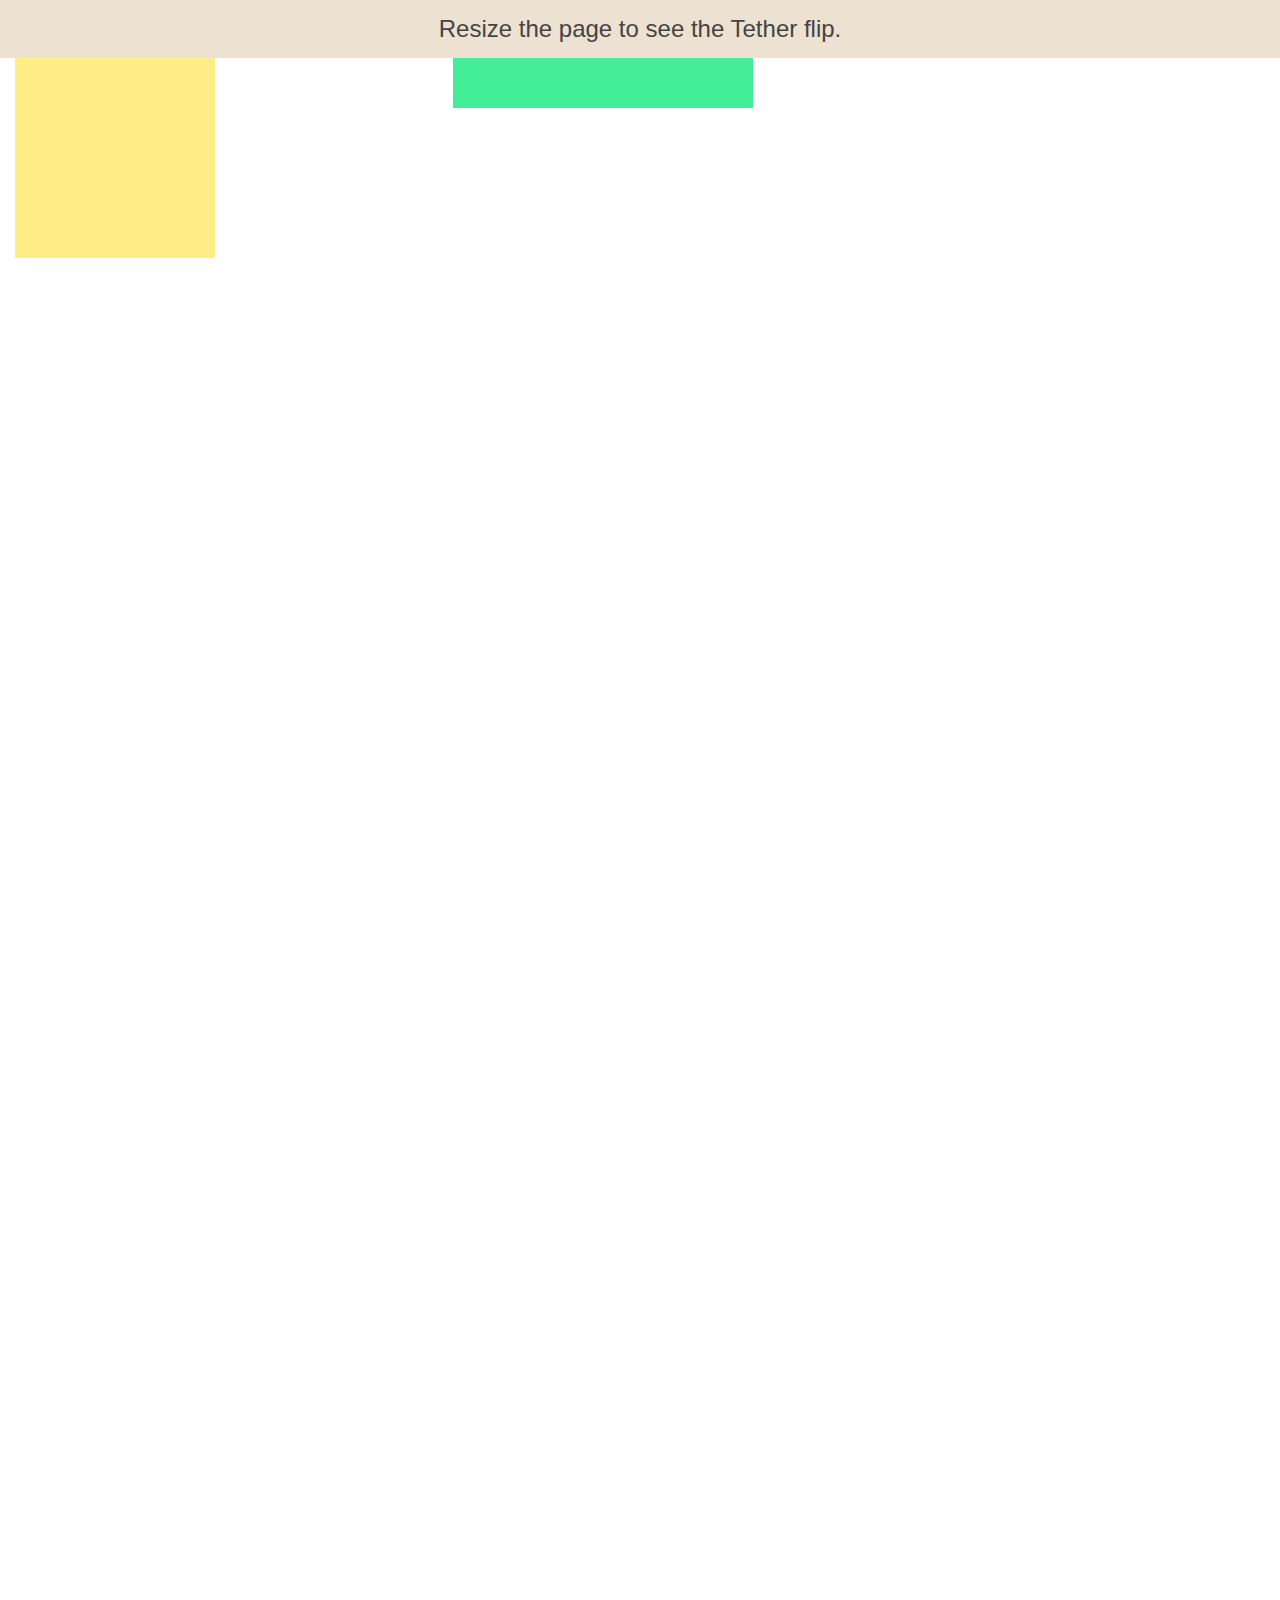
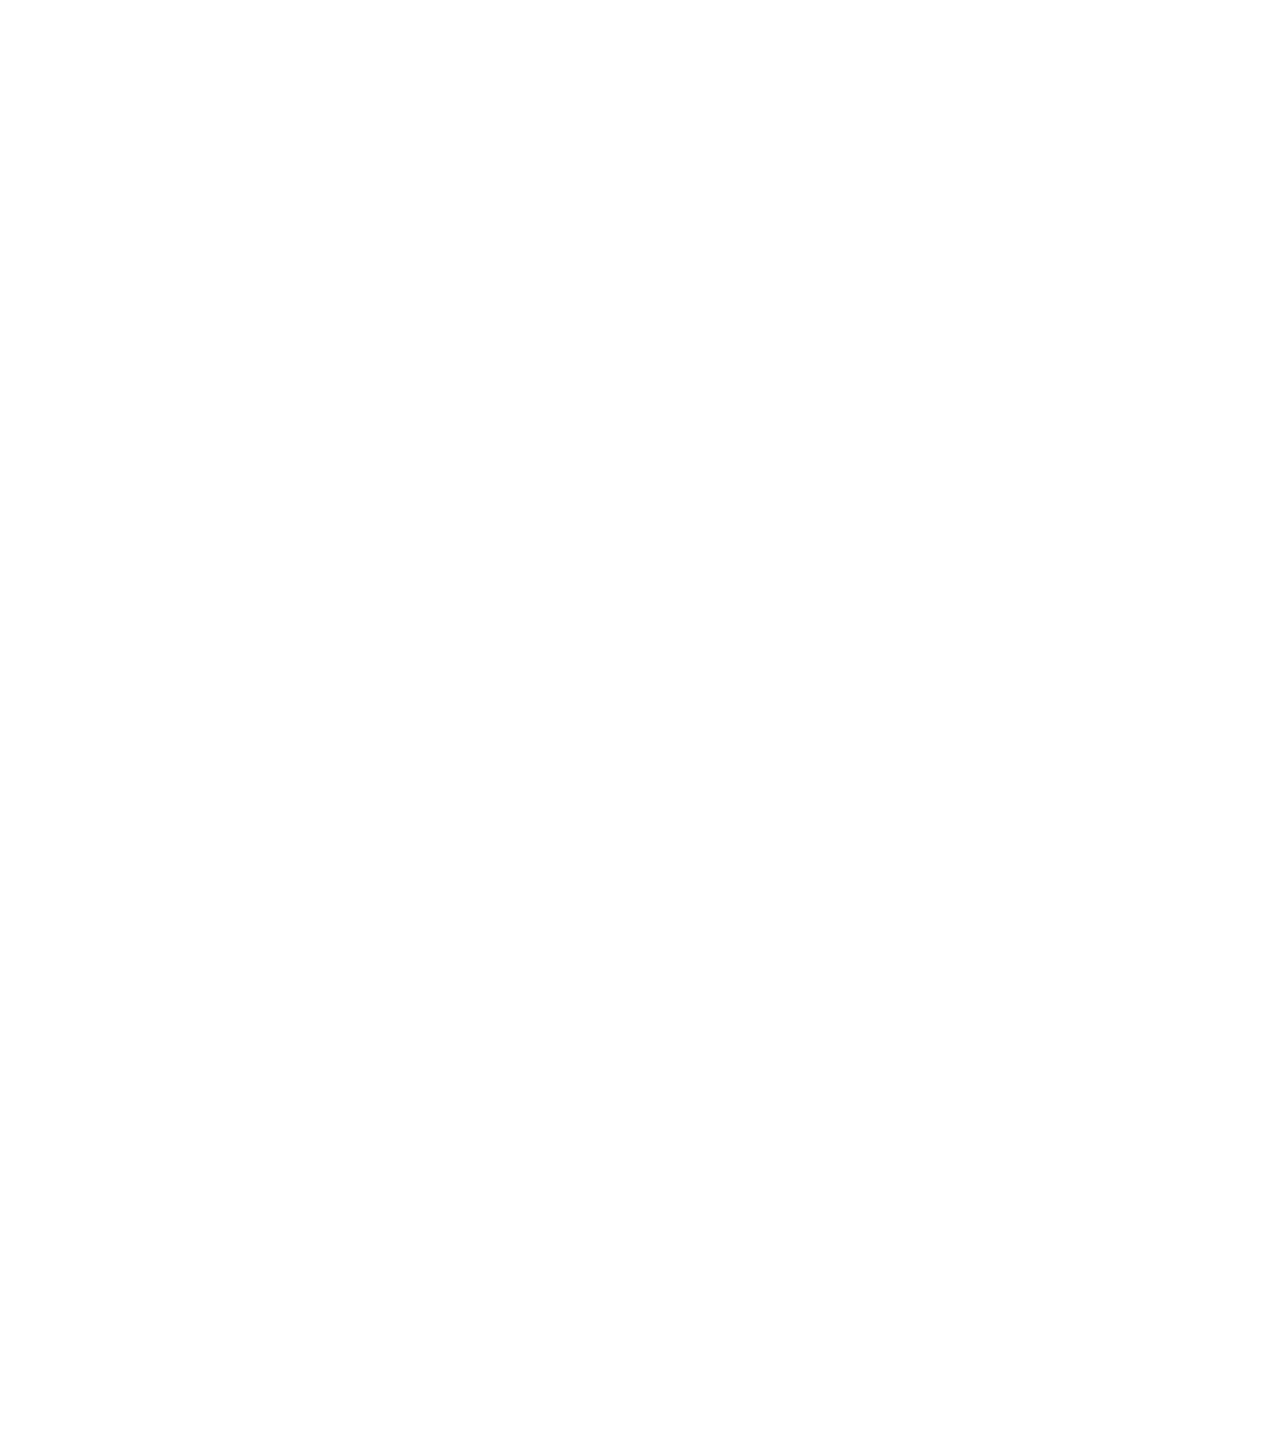
<file: bower_components/tether/examples/simple/index.html>
<!DOCTYPE html>
<html>
    <head>
        <meta charset="utf-8">
        <meta http-equiv="X-UA-Compatible" content="chrome=1">
        <meta name="viewport" content="width=device-width, initial-scale=1, user-scalable=no">
        <link rel="stylesheet" href="../resources/css/base.css" />
        <link rel="stylesheet" href="../common/css/style.css" />
    </head>
    <body>
        <div class="instructions">Resize the page to see the Tether flip.</div>

        <div class="element"></div>
        <div class="target"></div>

        <script src="//github.hubspot.com/tether/dist/js/tether.js"></script>
        <script>
            new Tether({
                element: '.element',
                target: '.target',
                attachment: 'top left',
                targetAttachment: 'top right',
                constraints: [{
                    to: 'window',
                    attachment: 'together'
                }]
            });
        </script>
    </body>
</html>
</file>
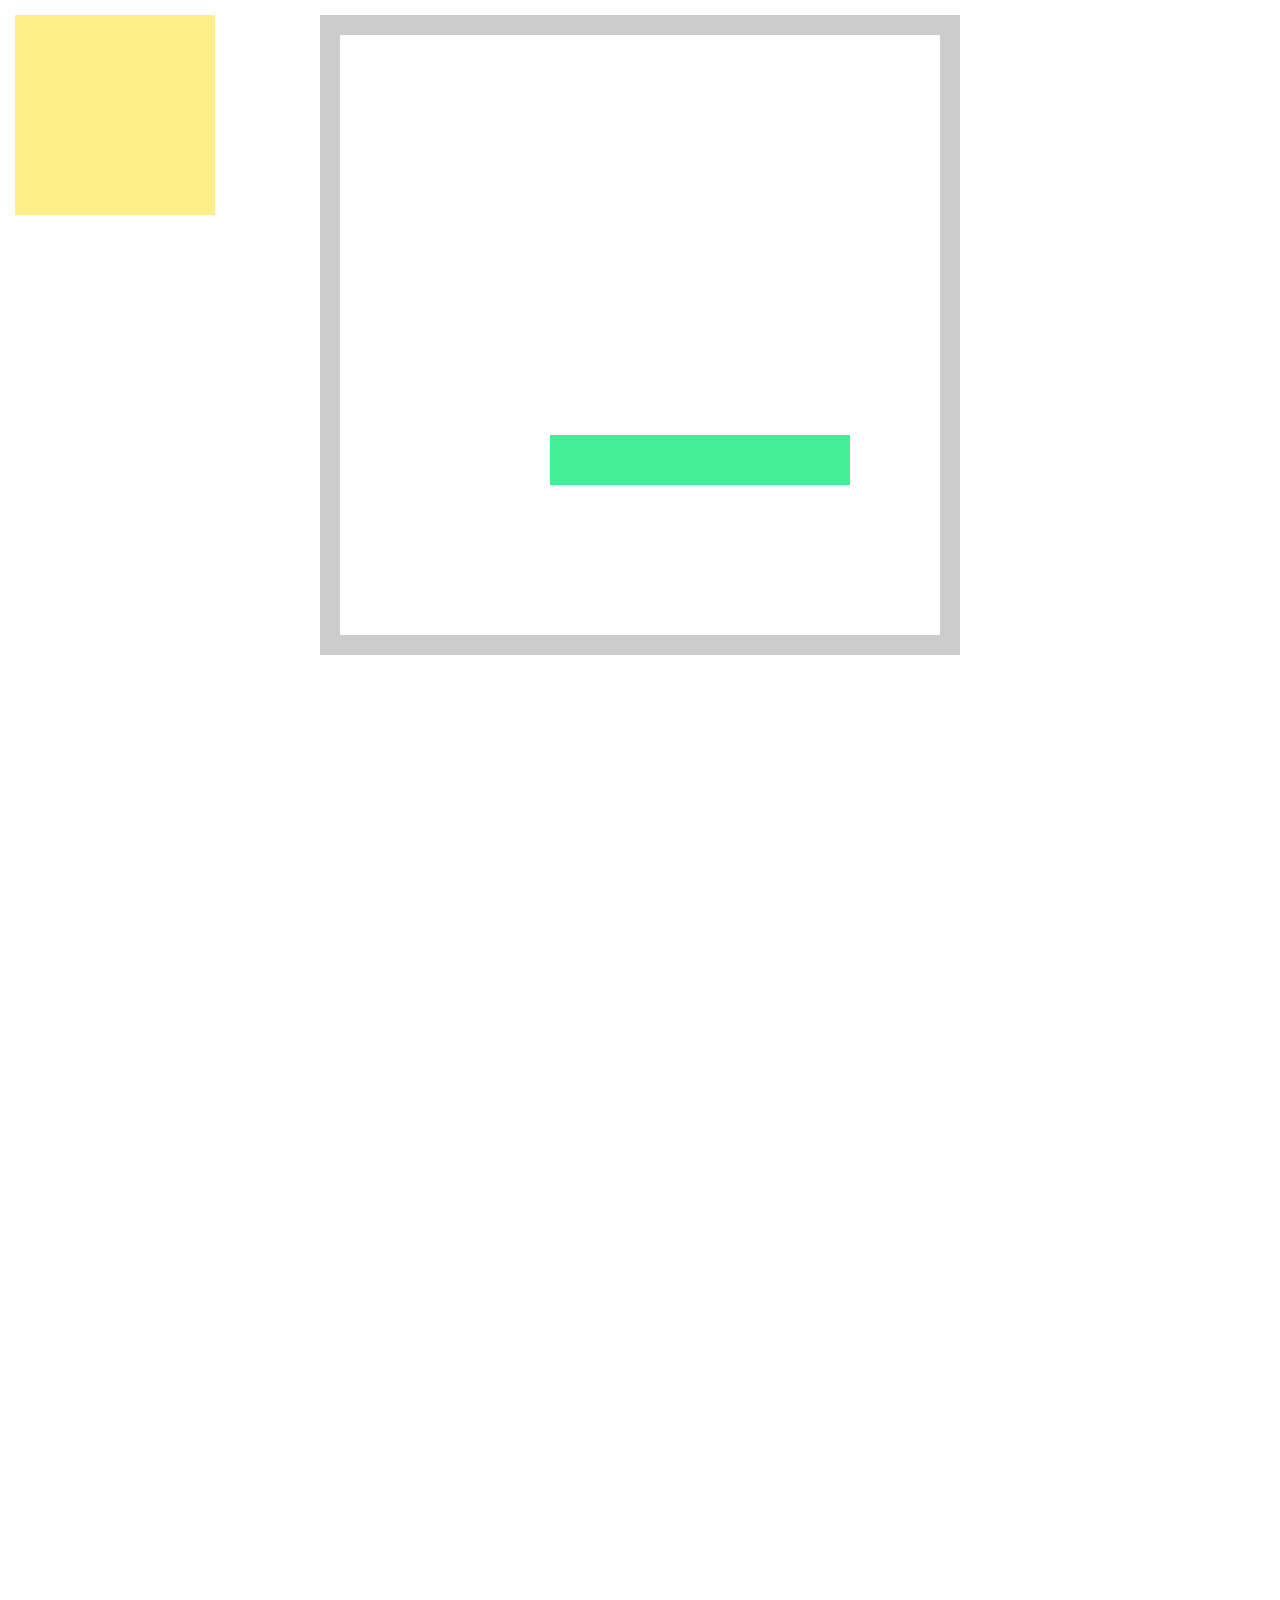
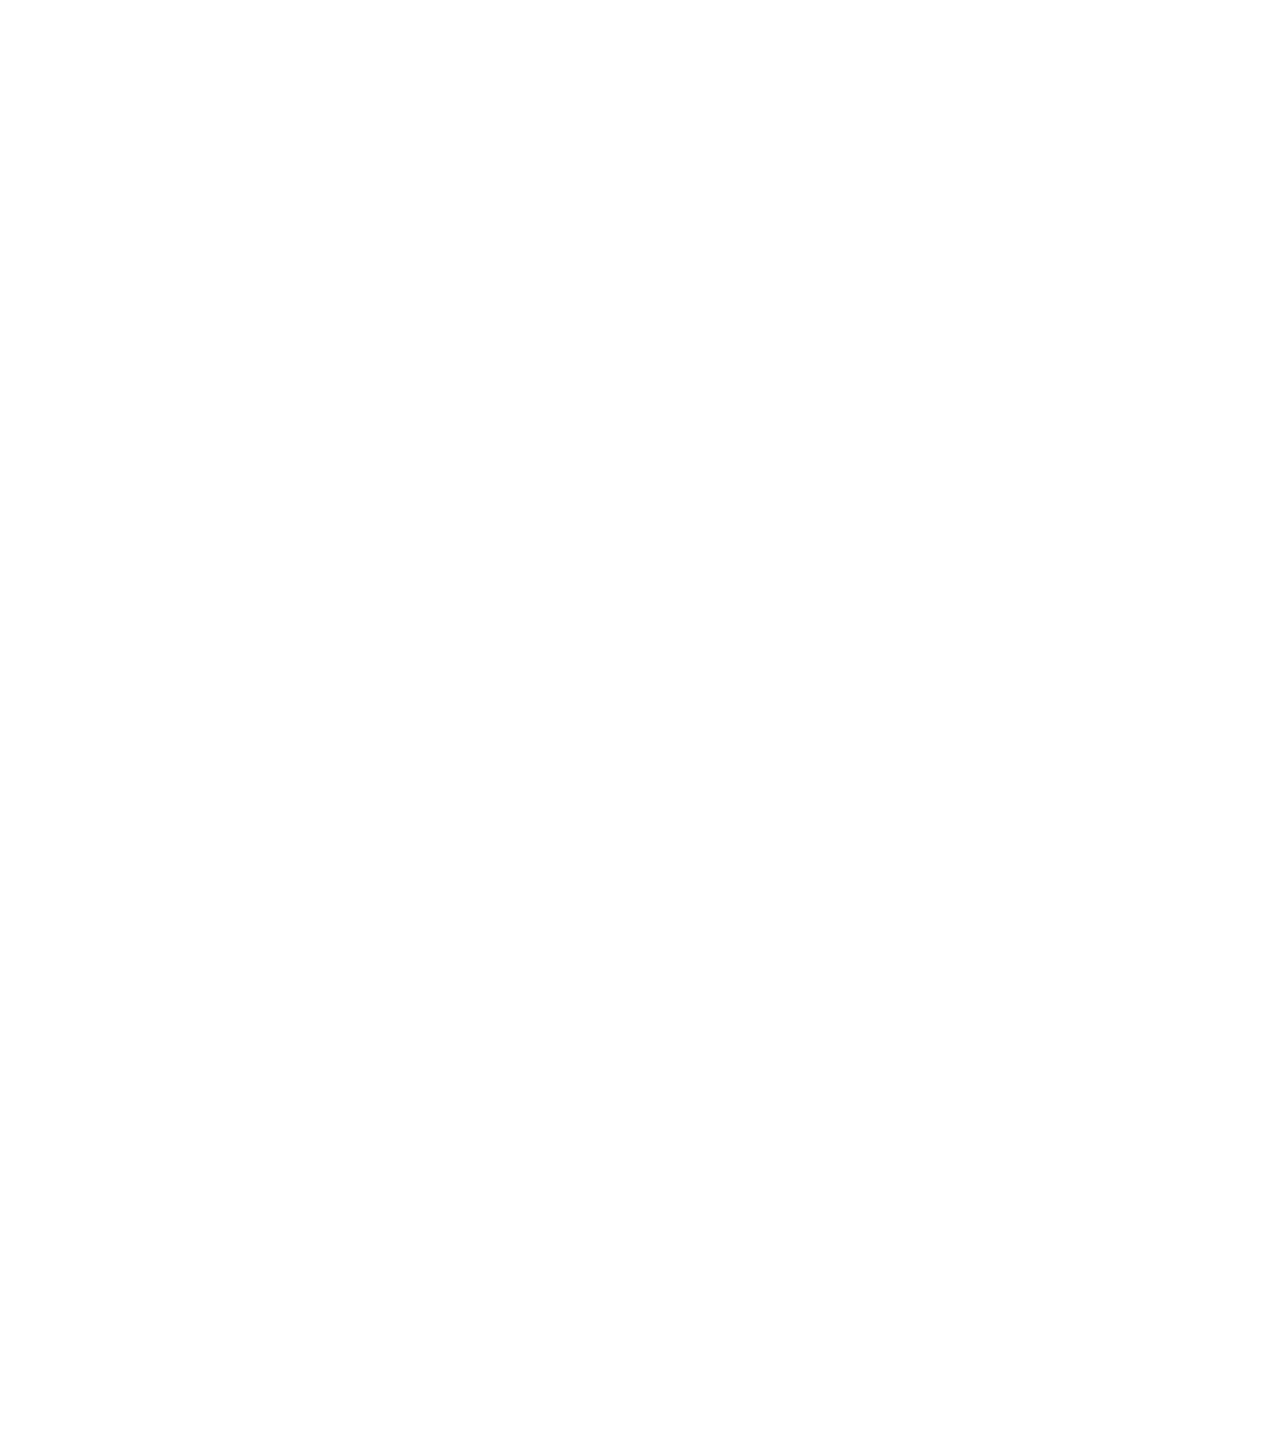
<file: bower_components/tether/examples/testbed/index.html>
<!DOCTYPE html>
<html>
    <head>
        <meta charset="utf-8">
        <meta http-equiv="X-UA-Compatible" content="chrome=1">
        <meta name="viewport" content="width=device-width, initial-scale=1, user-scalable=no">
        <link rel="stylesheet" href="../resources/css/base.css" />
        <link rel="stylesheet" href="../common/css/style.css" />
    </head>
    <body>

        <div class="element">
        </div>

        <div class="container">
            <div class="pad"></div>
            <div class="target"></div>
            <div class="pad"></div>
            <div class="pad"></div>
        </div>

        <script src="//github.hubspot.com/tether/dist/js/tether.js"></script>
        <script>
            new Tether({
                element: '.element',
                target: '.target',
                attachment: 'top center',
                targetAttachment: 'bottom center',
                constraints: [{
                  to: 'scrollParent',
                  attachment: 'together'
                }]
            });
        </script>
    </body>
  </html>
</file>
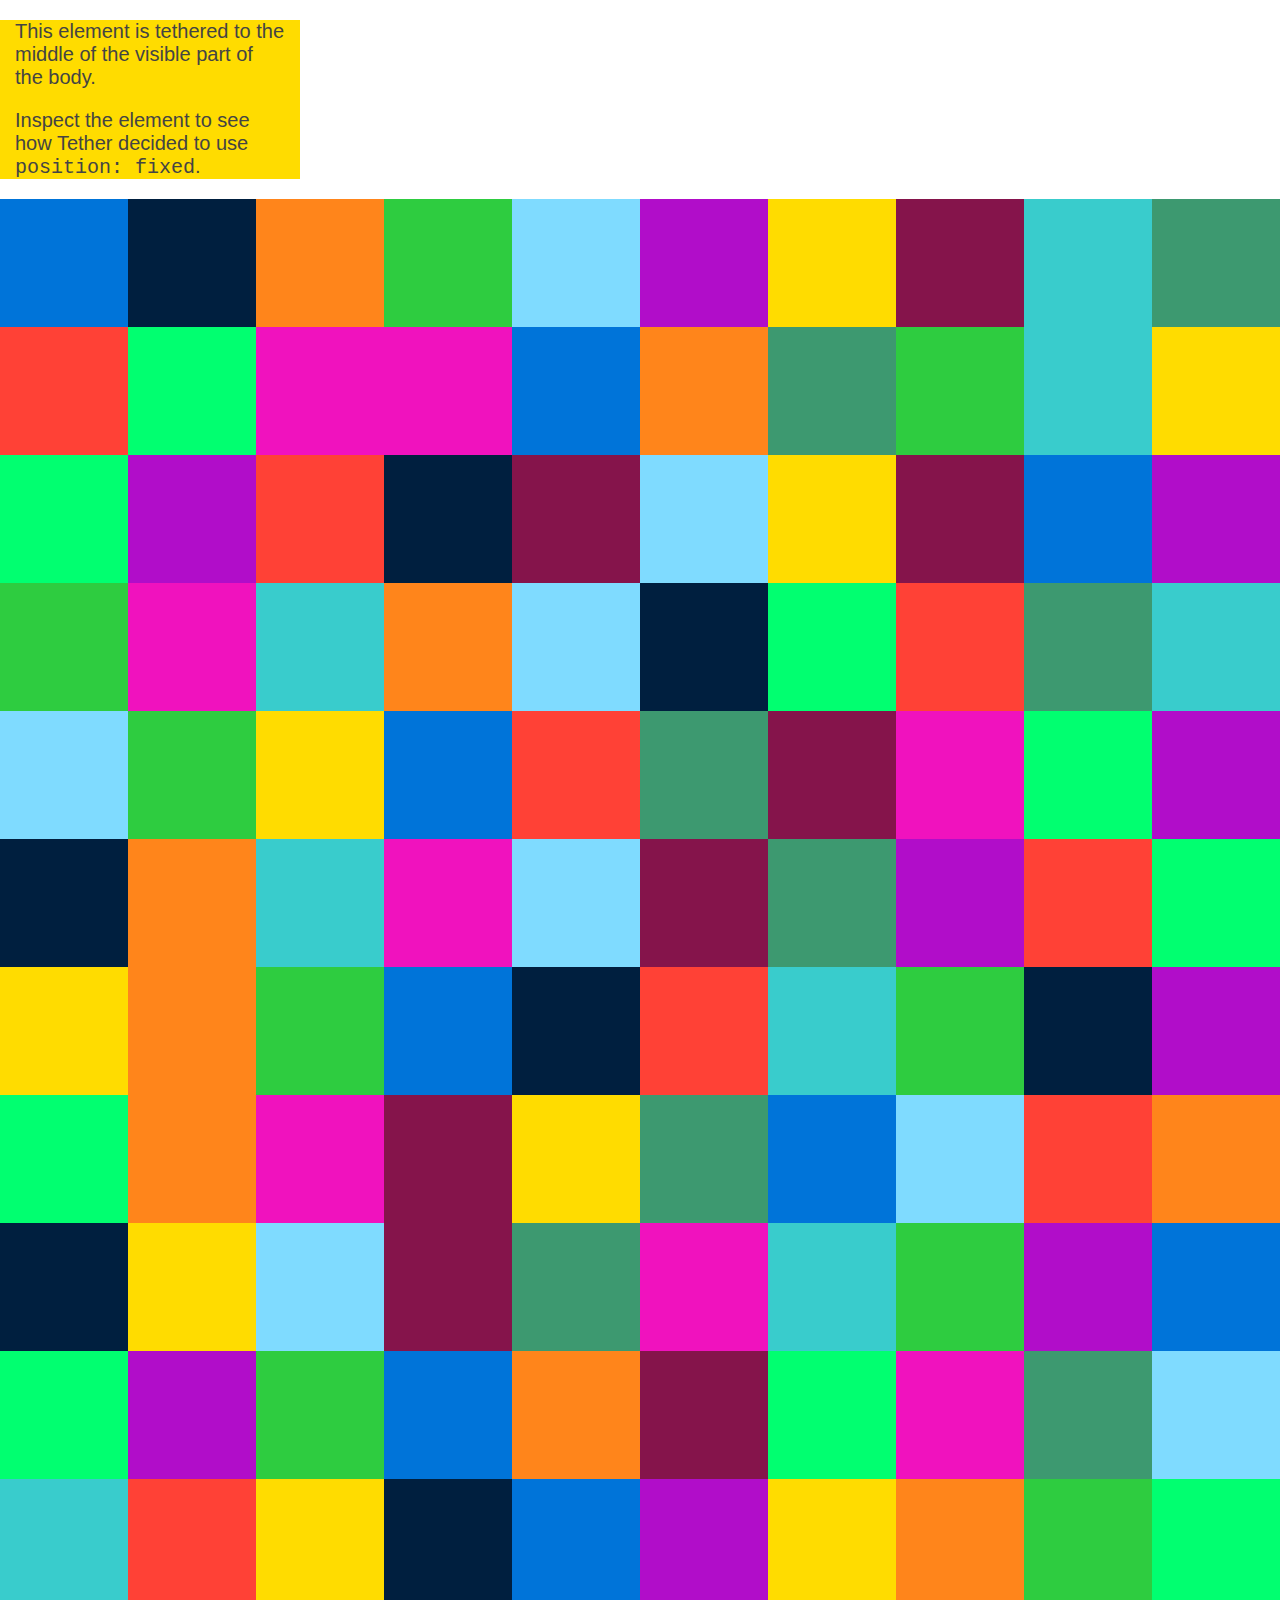
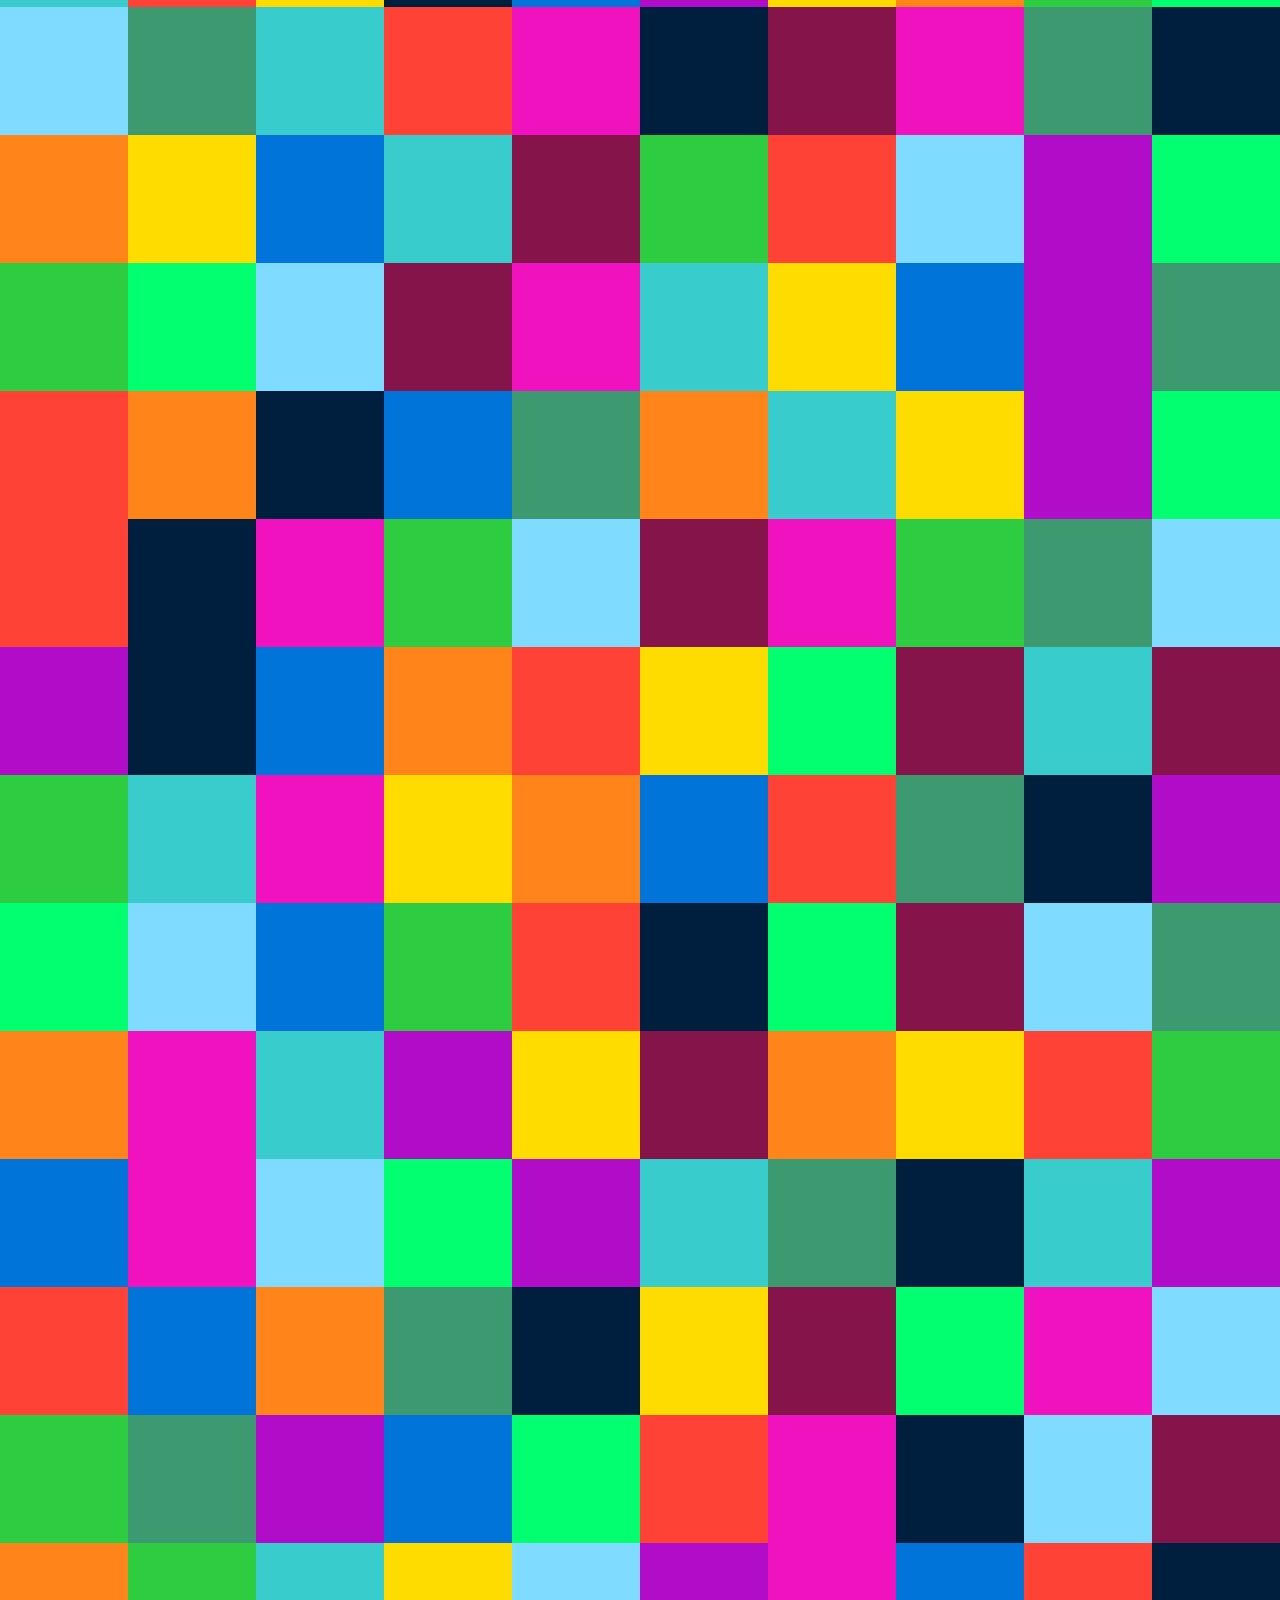
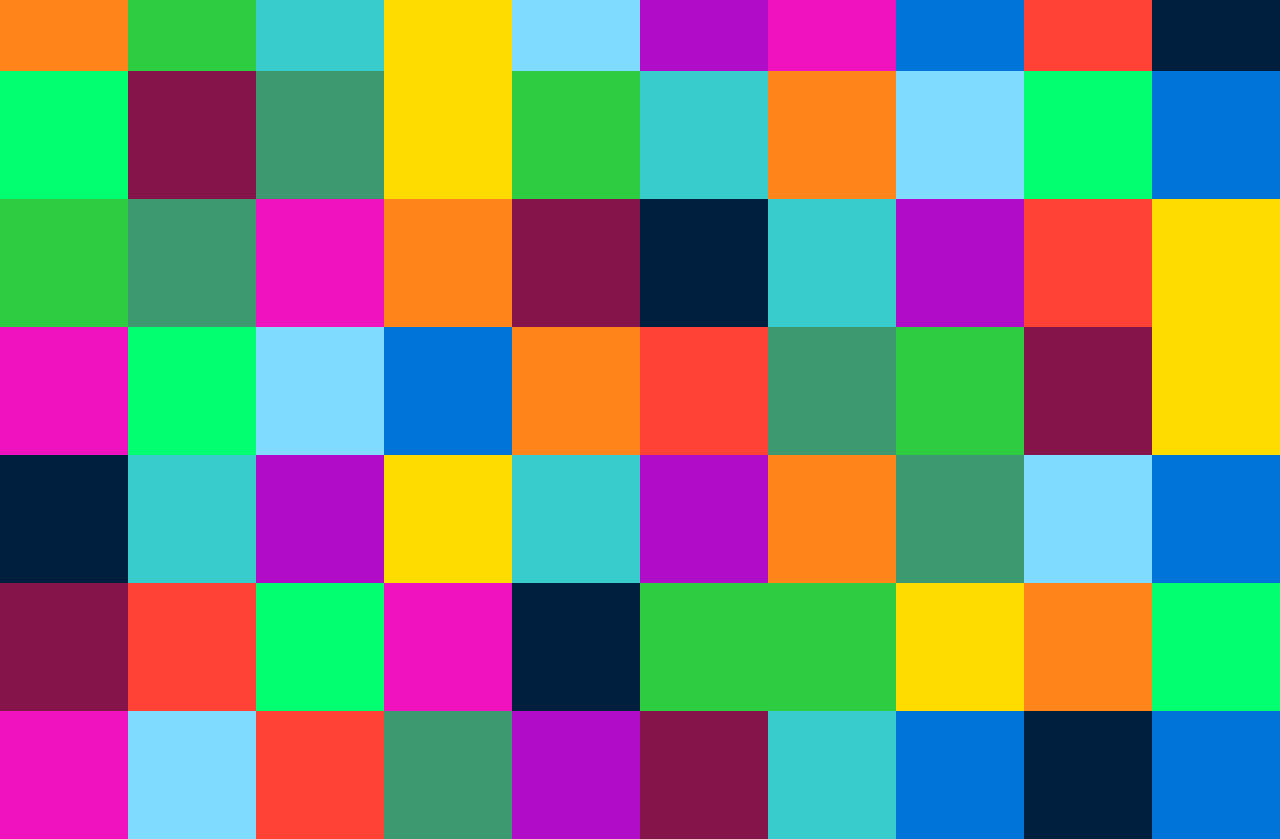
<file: bower_components/tether/examples/viewport/index.html>
<!DOCTYPE html>
<html>
  <head>
    <link rel="stylesheet" href="../resources/css/base.css" />
    <link rel="stylesheet" href="./colors.css" />
    <style>
      * {
        box-sizing: border-box;
      }

      .element {
        background-color: #FFDC00;
        width: 80%;
        max-width: 300px;
        padding: 0 15px;
        font-size: 20px;
        box-shadow: 0 0 0 2px rgba(255, 255, 255, 0.3);
      }

      @media (max-width: 380px) {
        .element {
          font-size: 16px;
        }
      }

      .bit {
        width: 10vw;
        height: 10vw;
        float: left;
      }
    </style>
  </head>
  <body>
    <div class="element">
      <p>This element is tethered to the middle of the visible part of the body.</p>

      <p>Inspect the element to see how Tether decided
      to use <code>position: fixed</code>.</p>
    </div>

    <script src="//github.hubspot.com/tether/dist/js/tether.js"></script>
    <script>
      new Tether({
        element: '.element',
        target: document.body,
        attachment: 'middle center',
        targetAttachment: 'middle center',
        targetModifier: 'visible'
      });
    </script>

    <script>
      // Random colors bit, don't mind this
      colors = ['navy', 'blue', 'aqua', 'teal', 'olive', 'green', 'lime',
        'yellow', 'orange', 'red', 'fuchsia', 'purple', 'maroon'];

      curColors = null;
      for(var i=300; i--;){
        if (!curColors || !curColors.length)
          curColors = colors.slice(0);

        var bit = document.createElement('div')
        var index = (Math.random() * curColors.length)|0;
        bit.className = 'bit bg-' + curColors[index]
        curColors.splice(index, 1);
        document.body.appendChild(bit);
      }
    </script>
  </body>
</html>
</file>
<file: css/styles.css>
header{
    /*background-image:url(img/stock-photo.jpg) no-repeat center center;*/
    background-image: url(../img/retina.jpg);
    height: 800px;
    background-repeat: none;
    background-attachment: scroll;
    background-position: center center;
    background-size: cover;
    -webkit-background-size: cover;
    -moz-background-size: cover;
    -o-background-size: cover;
    text-align: center;
    color: white;
}

h1, nav h2{
    display: none;
}

.navbar-brand{
    margin-top: -12px;
    font-size: 42px;
    padding-right: 55px;
}

nav ul{
    margin-top: 40px;
}

nav ul li{
    padding-left: 18px;
}

nav .container > a:first-child{
    /*font-family: 'Lilita One', cursive;*/
    font-family: 'Changa One', cursive;
    padding-top: 40px;
}

nav .container > a:first-child,
nav ul a{
    text-decoration: none;
    color: #ff6c09;
    font-family: 'Changa One', cursive;
    text-transform: uppercase;
    -moz-transition: color 1.0s ease;
    -o-transition: color 1.0s ease;
    -webkit-transition: color 1.0s ease;
    transition: color 1.0s ease;
}

nav ul a{
    font-size: 20px;
}

header nav .container > a:first-child:hover,
header  nav ul a:hover
{
    color: #fff;
}

.header-info p:first-child{
    font-family: 'Muli', sans-serif;
    font-size: 42px;
    margin-top: 40px;
    padding: 40px 0 40px 0;
    border: 1px solid #ffffff;
}

.header-info h4{
    font-size: 32px;
    border-bottom: 4px solid #ff6c09;
    color: #fff;
    display: inline-block;
    padding: 40px 0 5px 0;
}

.header-info p:last-child{
    font-family: 'Muli', sans-serif;
    margin-top: 20px;
    text-align: center;
}

#one{
    margin-top: 60px;
}

#one > h2{
    display: none;
}

#one .articles h3{
    display: none;
}

#one .articles h4{
    font-size: 32px;
    font-family: 'Changa One', cursive;
    padding: 10px 0;
}

#one .articles a.btn-primary{
    background-color: #ff6c09;
    border-color: #ff6c09;
}

#one .articles p{
   font-family: 'Montserrat', sans-serif;
   overflow: hidden;
   text-overflow: ellipsis;
   display: -webkit-box;
   /*line-height: 32px;      fallback */
   max-height: 70px;      /* fallback */
   -webkit-line-clamp: 3; /* number of lines to show */
   -webkit-box-orient: vertical;
}

#one .articles .article-info{
    padding-bottom: 10px;
}

#one .articles .article-info .fa{
    font-size: 26px;
    padding-right: 8px;
}

#one .articles .article-info span{
    padding-right: 10px;
}

#one .archives > h3{
    display: none;
}

#one .archives .list-group-item.active, .list-group-item.active:focus, .list-group-item.active:hover{
    background-color: #ff6c09;
    border-color: #ff6c09;
}

#search{
    padding-bottom: 20px;
}


/*aboutMe.html*/

.about-me-text{
    margin-top: 60px;
    text-align: center;
}

.about-me-text h2{
    font-family: 'Changa One', cursive;
    text-align: center;
    font-size: 64px;
    padding: 40px 0;
}

.about-me-text p{
    font-family: 'Montserrat', sans-serif;
}

.about-me-photo{
    background-image: url(../img/about-me-photo.jpg);
    margin-top: -110px;
    height: 793px;
    margin-left: -15px;
    z-index: -100;
    margin-left: -15px;
    background-repeat: none;
    background-attachment: scroll;
    background-position: center center;
    background-size: cover;
    -webkit-background-size: cover;
    -moz-background-size: cover;
    -o-background-size: cover;
    text-align: center;
    color: white;
}

.about-me nav .container > a:first-child:hover,
.about-me  nav ul a:hover{
    color: #000;
}


/*contact.html*/

.contact-text{
    margin-top: 60px;
    text-align: center;
}

.contact-text h2{
    font-family: 'Changa One', cursive;
    text-align: center;
    font-size: 64px;
    padding: 40px 0;
}

.contact-text p,
.contact-form label{
    font-family: 'Montserrat', sans-serif;
}

.contact-form .fa-envelope{
    text-align: center;
}

.contact-form .icon{
    text-align: center;
}

.contact-form .icon .fa-envelope{
    font-size: 188px;
    padding-bottom: 20px;
}



.contact-form textarea{
    resize: none;
}

/*article.html*/

.header-article-text h2{
    font-family: 'Changa One', cursive;
    padding: 80px 0 40px 0;
    font-size: 44px;
}

header.article{
    height: 600px;
}

.header-article-text .article-info .fa{
    font-size: 46px;
    padding-right: 16px;
}



.header-article-text .article-info span{
    padding-right: 20px;
    font-size: 22px;
    font-family: 'Montserrat', sans-serif;
}

#article .text-wrapper{
    margin-top: 40px;
}

#article{
    margin-top: 32px;
    font-family: 'Montserrat', sans-serif;
    font-size: 22px;
}

footer{
    margin-top: 40px;
    background-color: #373a3c;
    color: #fff;
}

footer ul{
list-style: none;
margin-top: -10px;
}

footer .media-wrapper span{
    margin-top: 35px;
}

footer .media-wrapper{
    display: inline-flex;
}

footer ul li{
    float: left;
}

footer ul li{
    padding-right: 8px;
}

footer ul li a {
    color: #ff6c09;
    -moz-transition: color 1.0s ease;
    -o-transition: color 1.0s ease;
    -webkit-transition: color 1.0s ease;
    transition: color 1.0s ease;
}

footer ul li a:hover{
    color: #000;
}

.about-me-text footer,
.contact-text footer{
    margin-left: -20%;
}

.navbar-nav .nav-item+.nav-item{
    margin-left: 0;
}

@media(max-width: 991px){
    .navbar .navbar-brand{
        margin-bottom: 10px;
    }
}

@media(max-width: 768px){
    .header-article-text h2{
        font-size: 28px;
    }
    .header-article-text .article-info .fa{
        font-size: 36px;
    }

    .header-article-text .article-info span{
        font-size: 18px;
    }

    #article .text-wrapper p{
        font-size: 20px;
    }
}

@media(max-width: 484px){
    .header-info p:first-child{
        font-size: 18px;
    }

    header nav .navbar-brand{
        font-size: 30px;
    }

    .header-article-text h2{
        font-size: 20px;
    }

    .header-article-text .article-info span{
        font-size: 16px;
    }
}

@media(max-width: 350px){
    nav .container > a:first-child, nav ul a:first-child{
        padding: 10px 0;
    }
}
</file>
<file: bower_components/tether/examples/resources/css/base.css>
body {
    font-family: "Helvetica Neue", sans-serif;
    color: #444;
    margin: 0px;
}

a {
    cursor: pointer;
    color: blue;
}
</file>
<file: bower_components/tether/examples/common/css/style.css>
body {
    min-height: 3000px;
}
.element {
    width: 200px;
    height: 200px;
    background-color: #fe8;
    position: absolute;
    z-index: 6;
}

.target {
    width: 300px;
    height: 50px;
    margin: 0 35%;
    background-color: #4e9;
}

.container {
    height: 600px;
    overflow: scroll;
    width: 600px;
    border: 20px solid #CCC;
    margin-top: 100px;
}

body {
    padding: 15px;
}

body > .container {
    margin: 0 auto;
}

.pad {
    height: 400px;
    width: 100px;
}

.instructions {
    width: 100%;
    text-align: center;
    font-size: 24px;
    padding: 15px;
    background-color: rgba(210, 180, 140, 0.4);
    margin: -15px -15px 0 -15px;
}
</file>
<file: bower_components/tether/examples/viewport/colors.css>
@charset "UTF-8";
/****

   colors.css v1.0 For a friendlier looking web
   MIT License • http://clrs.cc • http://github.com/mrmrs/colors

   Author: mrmrs
           http://mrmrs.cc
           @mrmrs_

****/
/*

   SKINS
   • Backgrounds
   • Colors

*/
/* Backgrounds */
.bg-navy {
  background-color: #001f3f; }

.bg-blue {
  background-color: #0074d9; }

.bg-aqua {
  background-color: #7fdbff; }

.bg-teal {
  background-color: #39cccc; }

.bg-olive {
  background-color: #3d9970; }

.bg-green {
  background-color: #2ecc40; }

.bg-lime {
  background-color: #01ff70; }

.bg-yellow {
  background-color: #ffdc00; }

.bg-orange {
  background-color: #ff851b; }

.bg-red {
  background-color: #ff4136; }

.bg-fuchsia {
  background-color: #f012be; }

.bg-purple {
  background-color: #b10dc9; }

.bg-maroon {
  background-color: #85144b; }

.bg-white {
  background-color: white; }

.bg-gray {
  background-color: #aaaaaa; }

.bg-silver {
  background-color: #dddddd; }

.bg-black {
  background-color: #111111; }

/* Colors */
.navy {
  color: #001f3f; }

.blue {
  color: #0074d9; }

.aqua {
  color: #7fdbff; }

.teal {
  color: #39cccc; }

.olive {
  color: #3d9970; }

.green {
  color: #2ecc40; }

.lime {
  color: #01ff70; }

.yellow {
  color: #ffdc00; }

.orange {
  color: #ff851b; }

.red {
  color: #ff4136; }

.fuchsia {
  color: #f012be; }

.purple {
  color: #b10dc9; }

.maroon {
  color: #85144b; }

.white {
  color: white; }

.silver {
  color: #dddddd; }

.gray {
  color: #aaaaaa; }

.black {
  color: #111111; }

/* PRETTIER LINKS */
a {
  text-decoration: none;
  -webkit-transition: color .3s ease-in-out;
  transition: color .3s ease-in-out; }

a:link {
  color: #0074d9;
  -webkit-transition: color .3s ease-in-out;
  transition: color .3s ease-in-out; }

a:visited {
  color: #b10dc9; }

a:hover {
  color: #7fdbff;
  -webkit-transition: color .3s ease-in-out;
  transition: color .3s ease-in-out; }

a:active {
  color: #ff851b;
  -webkit-transition: color .3s ease-in-out;
  transition: color .3s ease-in-out; }
</file>
